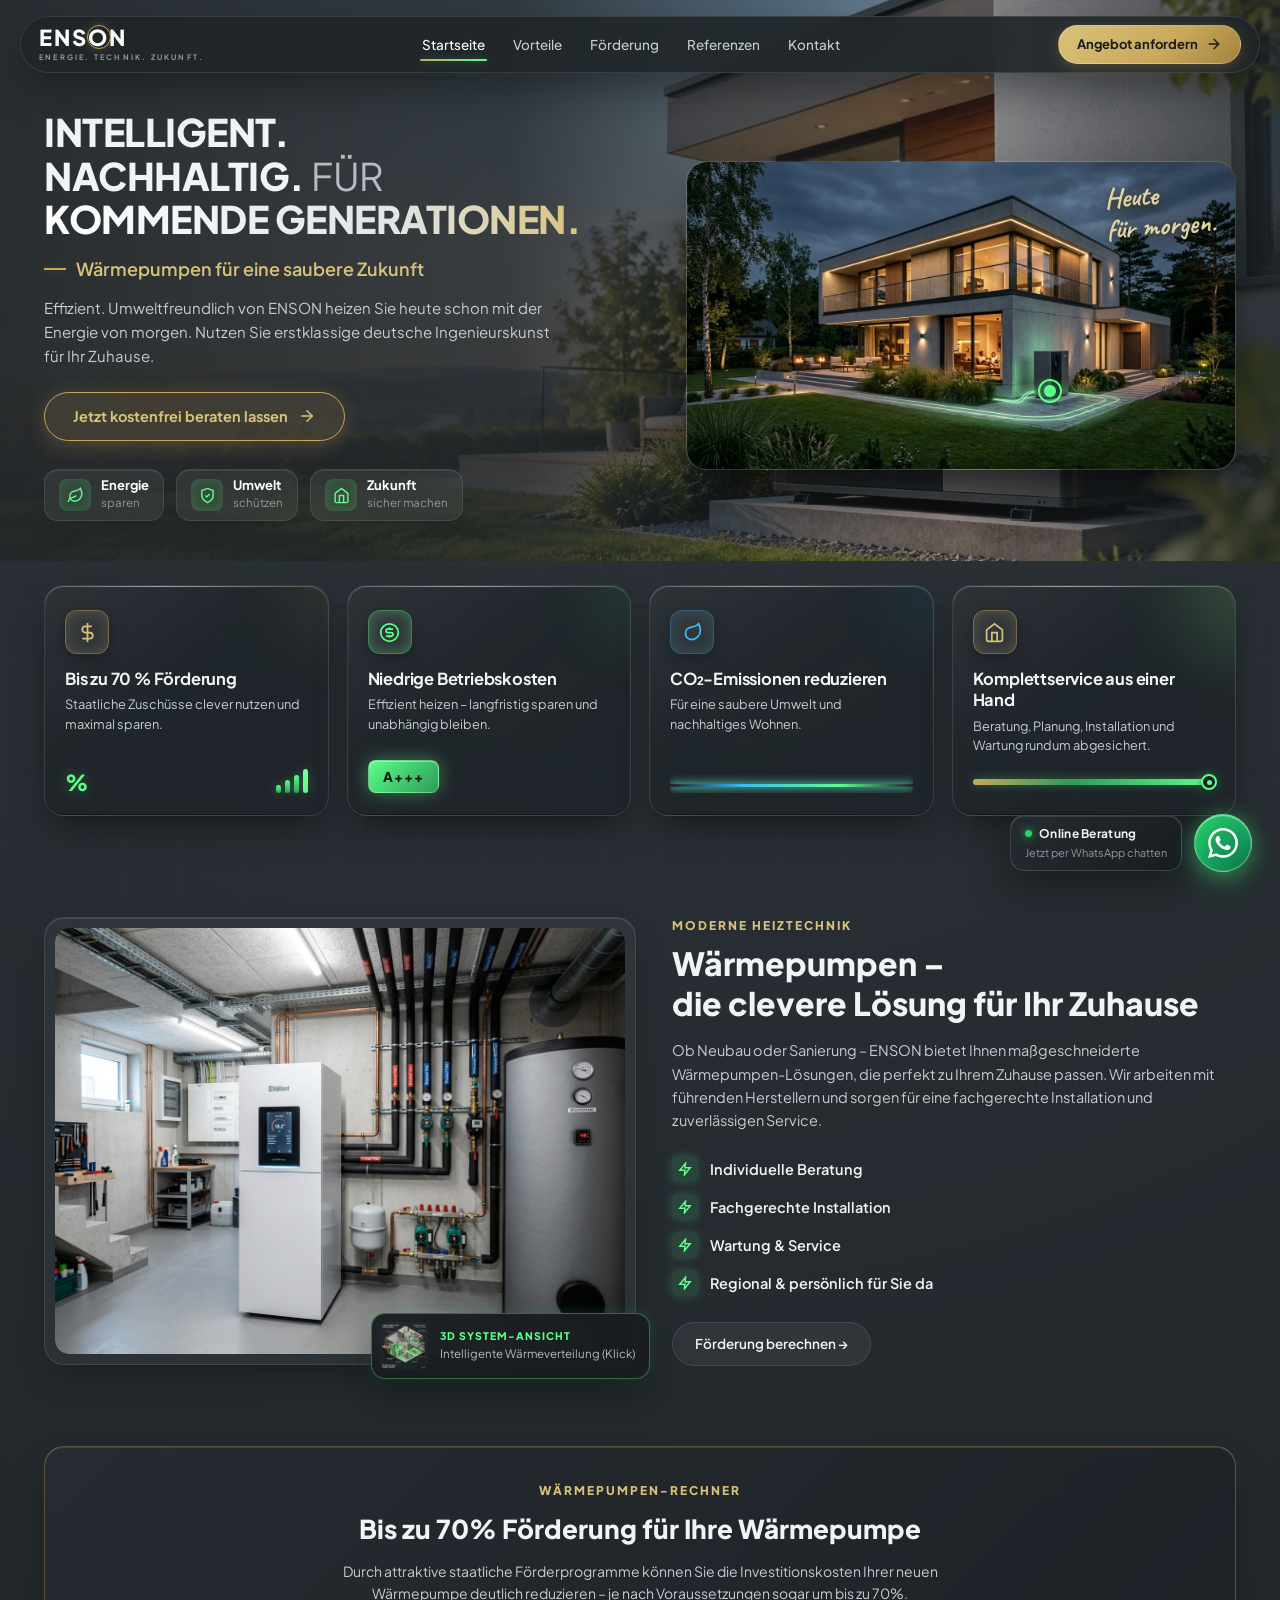
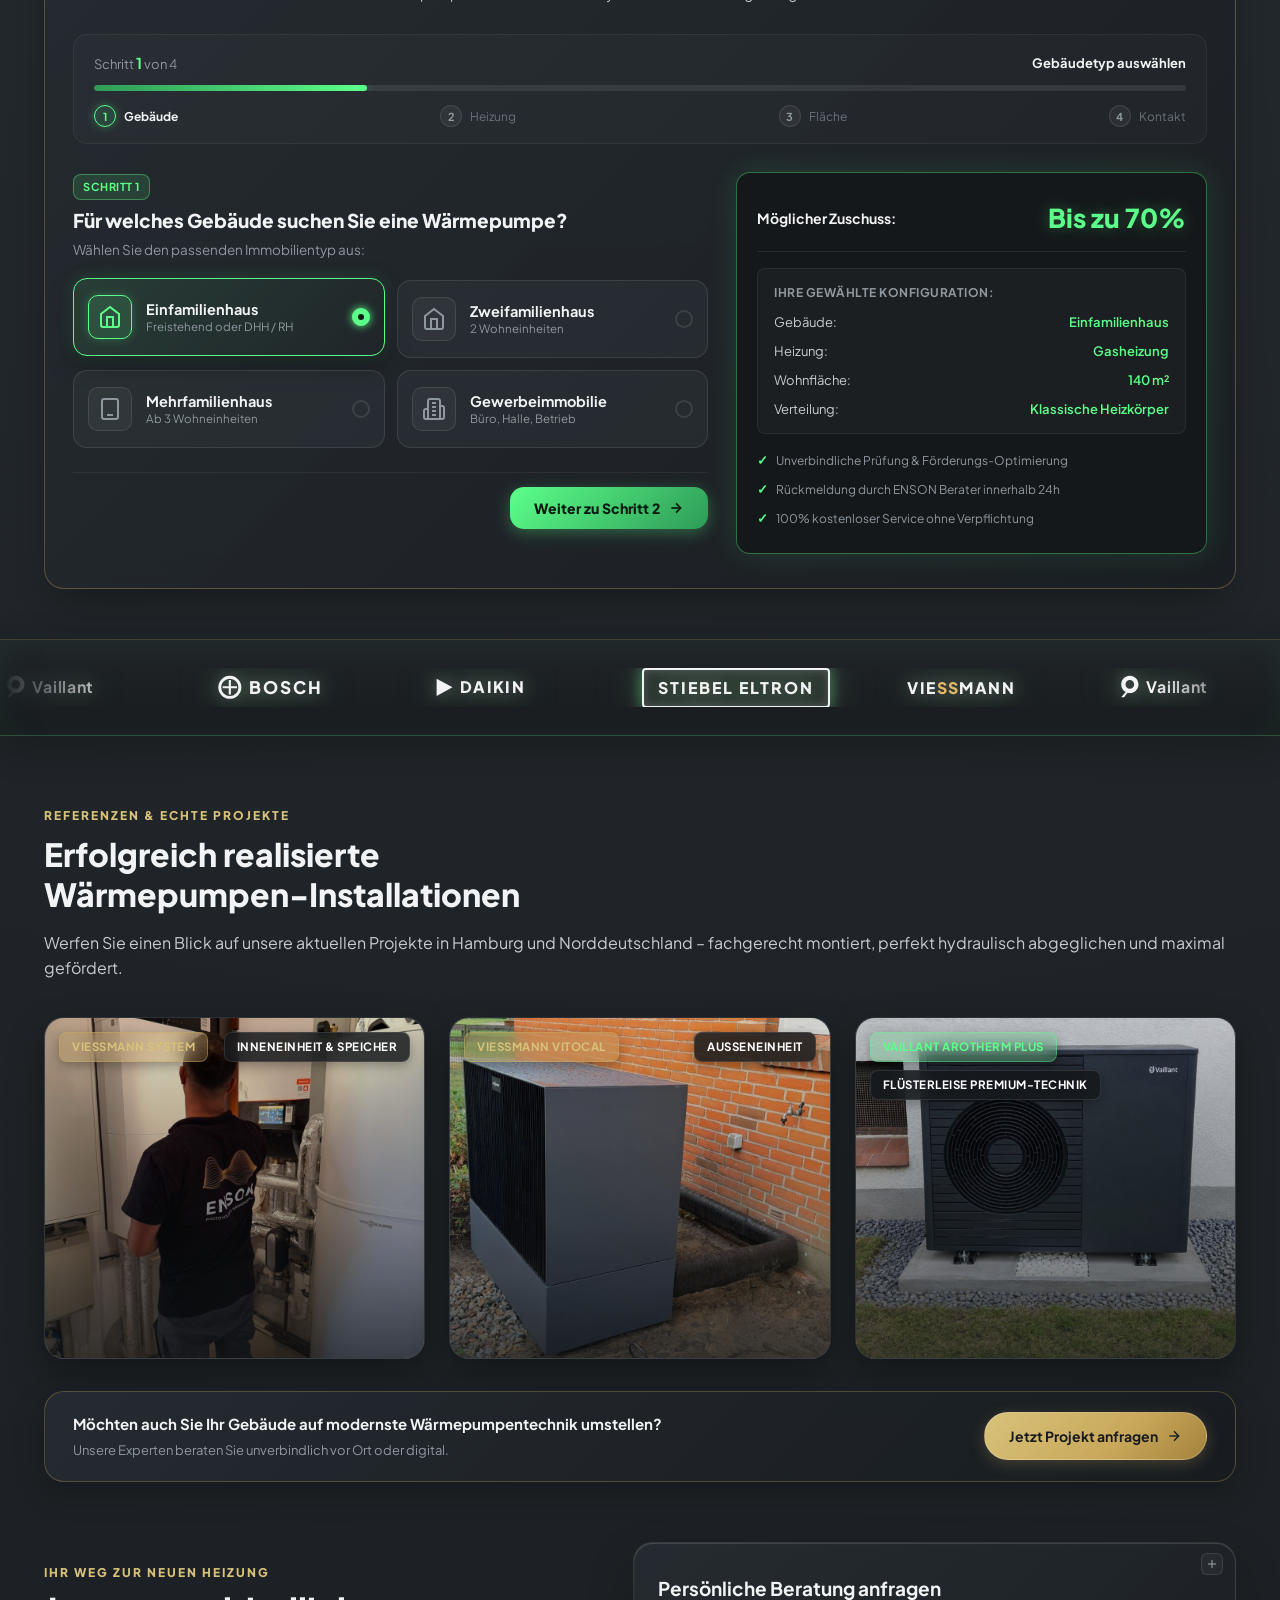
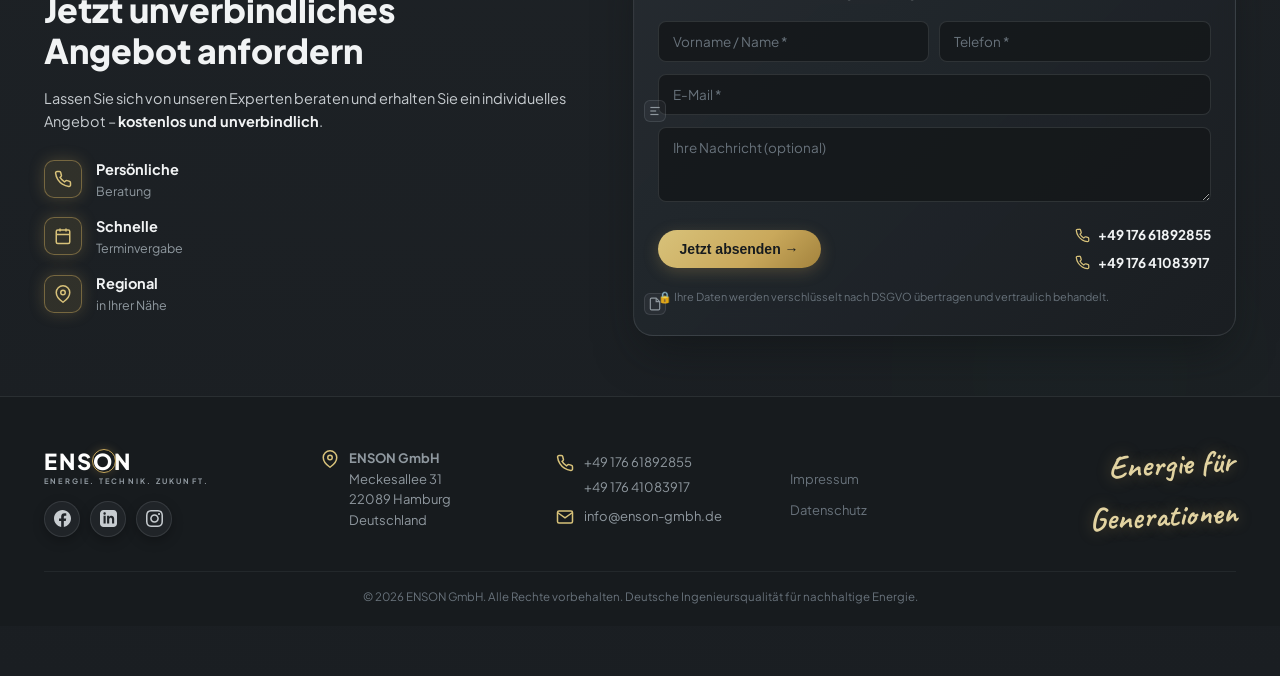
<file: index.html>
<!DOCTYPE html>
<html lang="de">

<head>
  <meta charset="UTF-8">
  <meta name="viewport" content="width=device-width, initial-scale=1.0, maximum-scale=5.0">
  <title>ENSON | Intelligente Wärmepumpen & Nachhaltige Energielösungen</title>
  <meta name="description"
    content="ENSON - Ihr Experte für moderne Wärmepumpen in Deutschland. Bis zu 70% staatliche Förderung, niedrigste Betriebskosten und Komplettservice aus einer Hand.">
  <meta name="referrer" content="strict-origin-when-cross-origin">

  <!-- Google Fonts: Plus Jakarta Sans & Caveat -->
  <link rel="preconnect" href="https://fonts.googleapis.com">
  <link rel="preconnect" href="https://fonts.gstatic.com" crossorigin>
  <link
    href="https://fonts.googleapis.com/css2?family=Caveat:wght@600;700&family=Plus+Jakarta+Sans:ital,wght@0,300;0,400;0,500;0,600;0,700;0,800;1,400&display=swap"
    rel="stylesheet">

  <link rel="stylesheet" href="style.css">
</head>

<body>

  <!-- Background Ambient Glows & Grid Layer -->
  <div class="ambient-glow glow-top-left"></div>
  <div class="ambient-glow glow-hero-right"></div>
  <div class="ambient-glow glow-center-accent"></div>
  <div class="ambient-glow glow-bottom-right"></div>
  <div class="tech-grid-bg"></div>

  <!-- FLOATING GLASS NAVBAR -->
  <header class="navbar-wrapper">
    <nav class="navbar glass-card">
      <a href="#hero" class="brand-logo" aria-label="ENSON Homepage">
        <div class="logo-mark">
          <span class="brand-name">ENS<span class="brand-o">O</span>N</span>
          <span class="brand-sub">ENERGIE. TECHNIK. ZUKUNFT.</span>
        </div>
      </a>

      <div class="nav-menu" id="navMenu">
        <a href="#hero" class="nav-link active">Startseite</a>
        <a href="#benefits" class="nav-link">Vorteile</a>
        <a href="#calculator" class="nav-link">Förderung</a>
        <a href="#projects" class="nav-link">Referenzen</a>
        <a href="#contact" class="nav-link">Kontakt</a>
      </div>

      <div class="nav-actions">
        <a href="#calculator" class="btn-quote">
          <span>Angebot anfordern</span>
          <svg class="btn-arrow" width="16" height="16" viewBox="0 0 24 24" fill="none" stroke="currentColor"
            stroke-width="2" stroke-linecap="round" stroke-linejoin="round">
            <line x1="5" y1="12" x2="19" y2="12"></line>
            <polyline points="12 5 19 12 12 19"></polyline>
          </svg>
        </a>
        <button class="mobile-toggle" id="mobileToggle" aria-label="Menü öffnen">
          <span></span>
          <span></span>
          <span></span>
        </button>
      </div>
    </nav>
  </header>

  <!-- HERO SECTION -->
  <section class="hero-section" id="hero">
    <div class="container">
      <div class="hero-container">

        <!-- HERO LEFT CONTENT -->
        <div class="hero-left">
          <h1 class="hero-headline">
            INTELLIGENT.<br>
            NACHHALTIG. <span class="hero-hl-sub">FÜR</span><br>
            <span class="gradient-text">KOMMENDE GENERATIONEN.</span>
          </h1>

          <div class="hero-subline-gold">
            Wärmepumpen für eine saubere Zukunft
          </div>

          <p class="hero-description">
            Effizient. Umweltfreundlich von ENSON heizen Sie heute schon mit der Energie von morgen. Nutzen Sie
            erstklassige deutsche Ingenieurskunst für Ihr Zuhause.
          </p>

          <div class="hero-cta-group">
            <a href="#contact" class="btn-hero-glass">
              <span>Jetzt kostenfrei beraten lassen</span>
              <svg width="18" height="18" viewBox="0 0 24 24" fill="none" stroke="currentColor" stroke-width="2"
                stroke-linecap="round" stroke-linejoin="round">
                <line x1="5" y1="12" x2="19" y2="12"></line>
                <polyline points="12 5 19 12 12 19"></polyline>
              </svg>
            </a>
          </div>

          <!-- 3 COMPACT BENEFIT BADGES -->
          <div class="hero-benefit-pills">
            <div class="benefit-pill glass-card">
              <div class="pill-icon neon-leaf">
                <svg viewBox="0 0 24 24" fill="none" stroke="currentColor" stroke-width="2">
                  <path d="M11 20A7 7 0 0 1 9.8 6.1C15.5 5 17 4.48 19 2c1 2 2 4.18 2 8 0 5.5-4.78 10-10 10Z" />
                  <path d="M2 21c0-3 1.85-5.36 5.08-6C9.5 14.52 12 13 13 12" />
                </svg>
              </div>
              <div class="pill-text">
                <span class="pill-title">Energie</span>
                <span class="pill-sub">sparen</span>
              </div>
            </div>

            <div class="benefit-pill glass-card">
              <div class="pill-icon neon-protect">
                <svg viewBox="0 0 24 24" fill="none" stroke="currentColor" stroke-width="2">
                  <path d="M12 22s8-4 8-10V5l-8-3-8 3v7c0 6 8 10 8 10z" />
                  <path d="m9 12 2 2 4-4" />
                </svg>
              </div>
              <div class="pill-text">
                <span class="pill-title">Umwelt</span>
                <span class="pill-sub">schützen</span>
              </div>
            </div>

            <div class="benefit-pill glass-card">
              <div class="pill-icon neon-shield">
                <svg viewBox="0 0 24 24" fill="none" stroke="currentColor" stroke-width="2">
                  <path d="M3 9l9-7 9 7v11a2 2 0 0 1-2 2H5a2 2 0 0 1-2-2z" />
                  <polyline points="9 22 9 12 15 12 15 22" />
                </svg>
              </div>
              <div class="pill-text">
                <span class="pill-title">Zukunft</span>
                <span class="pill-sub">sicher machen</span>
              </div>
            </div>
          </div>

        </div>

        <!-- HERO RIGHT VISUAL -->
        <div class="hero-right">
          <div class="hero-image-wrapper">
            <img src="assets/images/hero-house.webp" alt="Modernes deutsches Haus mit ENSON Wärmepumpe"
              class="hero-main-img" fetchpriority="high">

            <!-- Animated Energy Flow Lines Canvas -->
            <canvas id="energyCanvas" class="energy-flow-canvas"></canvas>

            <!-- Handwritten Script Badge in Gold -->
            <div class="hero-handwritten-tag">
              <span>Heute<br>für morgen.</span>
            </div>

            <!-- Heat Pump Floating Pulse Point -->
            <div class="pulse-marker hp-marker" title="ENSON Wärmepumpen Außeneinheit">
              <div class="pulse-ring"></div>
              <div class="pulse-dot"></div>
              <div class="marker-card glass-card">
                <span class="marker-brand">Vaillant / ENSON</span>
                <span class="marker-status">● Hocheffizienter Betrieb</span>
              </div>
            </div>

          </div>
        </div>

      </div>
    </div>
  </section>

  <!-- 4 FLOATING BENEFIT CARDS -->
  <section class="benefits-section" id="benefits">
    <div class="container">
      <div class="benefit-cards-grid">

        <!-- CARD 1: FÖRDERUNG -->
        <div class="benefit-card glass-card">
          <div class="card-icon-wrap">
            <div class="neon-icon gold-glow">
              <svg viewBox="0 0 24 24" fill="none" stroke="currentColor" stroke-width="2">
                <line x1="12" y1="1" x2="12" y2="23"></line>
                <path d="M17 5H9.5a3.5 3.5 0 0 0 0 7h5a3.5 3.5 0 0 1 0 7H6"></path>
              </svg>
            </div>
          </div>
          <h3 class="card-title">Bis zu 70 % Förderung</h3>
          <p class="card-desc">Staatliche Zuschüsse clever nutzen und maximal sparen.</p>

          <div class="card-visual-element subsidy-element">
            <div class="percent-badge-gold">%</div>
            <div class="mini-bar-chart" title="Volle Förderstufe">
              <span class="bar b1 active"></span>
              <span class="bar b2 active"></span>
              <span class="bar b3 active"></span>
              <span class="bar b4 active"></span>
            </div>
          </div>
        </div>

        <!-- CARD 2: BETRIEBSKOSTEN -->
        <div class="benefit-card glass-card">
          <div class="card-icon-wrap">
            <div class="neon-icon green-glow">
              <svg viewBox="0 0 24 24" fill="none" stroke="currentColor" stroke-width="2">
                <circle cx="12" cy="12" r="10"></circle>
                <path d="M16 8h-6a2 2 0 1 0 0 4h4a2 2 0 1 1 0 4H8"></path>
                <line x1="12" y1="6" x2="12" y2="8"></line>
                <line x1="12" y1="16" x2="12" y2="18"></line>
              </svg>
            </div>
          </div>
          <h3 class="card-title">Niedrige Betriebskosten</h3>
          <p class="card-desc">Effizient heizen – langfristig sparen und unabhängig bleiben.</p>

          <div class="card-visual-element">
            <div class="efficiency-badge-green">
              <span>A+++</span>
            </div>
          </div>
        </div>

        <!-- CARD 3: CO2 REDUKTION -->
        <div class="benefit-card glass-card">
          <div class="card-icon-wrap">
            <div class="neon-icon wave-glow">
              <svg viewBox="0 0 24 24" fill="none" stroke="currentColor" stroke-width="2">
                <path d="M11 20A7 7 0 0 1 9.8 6.1C15.5 5 17 4.48 19 2c1 2 2 4.18 2 8 0 5.5-4.78 10-10 10Z"></path>
              </svg>
            </div>
          </div>
          <h3 class="card-title">CO₂-Emissionen reduzieren</h3>
          <p class="card-desc">Für eine saubere Umwelt und nachhaltiges Wohnen.</p>

          <div class="card-visual-element wave-container">
            <div class="energy-glow-wave"></div>
          </div>
        </div>

        <!-- CARD 4: KOMPLETTSERVICE -->
        <div class="benefit-card glass-card">
          <div class="card-icon-wrap">
            <div class="neon-icon house-glow">
              <svg viewBox="0 0 24 24" fill="none" stroke="currentColor" stroke-width="2">
                <path d="m3 9 9-7 9 7v11a2 2 0 0 1-2 2H5a2 2 0 0 1-2-2z"></path>
                <polyline points="9 22 9 12 15 12 15 22"></polyline>
              </svg>
            </div>
          </div>
          <h3 class="card-title">Komplettservice aus einer Hand</h3>
          <p class="card-desc">Beratung, Planung, Installation und Wartung rundum abgesichert.</p>

          <div class="card-visual-element service-element">
            <div class="progress-bar-slider">
              <div class="slider-fill"></div>
              <div class="slider-thumb-ring">
                <span class="slider-thumb-center"></span>
              </div>
            </div>
          </div>
        </div>

      </div>
    </div>
  </section>

  <!-- PRODUCT & SOLUTIONS SECTION ("MODERNE HEIZTECHNIK") -->
  <section class="solutions-section" id="solutions">
    <div class="container">
      <div class="solutions-grid">

        <!-- LEFT: INDOOR INSTALLATION & 3D CUTAWAY VISUAL -->
        <div class="solutions-left">
          <div class="indoor-visual-card glass-card">
            <div class="image-frame-indoor">
              <img src="assets/images/indoor-room.jpg" alt="Fachgerechte Wärmepumpen Inneninstallation"
                class="indoor-main-img" loading="lazy">
            </div>

            <!-- Floating 3D House Cutaway Badge -->
            <div class="cutaway-floating-badge glass-card" id="cutawayTrigger">
              <img src="assets/images/house-3d-model.jpg" alt="3D Smart Heating Visualisierung" class="cutaway-thumb" loading="lazy">
              <div class="cutaway-info">
                <span class="badge-tag">3D SYSTEM-ANSICHT</span>
                <span class="badge-sub">Intelligente Wärmeverteilung (Klick)</span>
              </div>
            </div>
          </div>
        </div>

        <!-- RIGHT: HEADING & BULLET FEATURES -->
        <div class="solutions-right">
          <span class="section-eyebrow-gold">MODERNE HEIZTECHNIK</span>
          <h2 class="section-heading">
            Wärmepumpen –<br>
            die clevere Lösung für Ihr Zuhause
          </h2>

          <p class="solutions-lead-text">
            Ob Neubau oder Sanierung – ENSON bietet Ihnen maßgeschneiderte Wärmepumpen-Lösungen, die perfekt zu Ihrem
            Zuhause passen. Wir arbeiten mit führenden Herstellern und sorgen für eine fachgerechte Installation und
            zuverlässigen Service.
          </p>

          <div class="service-features-list">
            <div class="feature-item">
              <div class="feature-icon-bolt">
                <svg viewBox="0 0 24 24" fill="none" stroke="currentColor" stroke-width="2.5">
                  <polygon points="13 2 3 14 12 14 11 22 21 10 12 10 13 2"></polygon>
                </svg>
              </div>
              <span class="feature-label">Individuelle Beratung</span>
            </div>

            <div class="feature-item">
              <div class="feature-icon-bolt">
                <svg viewBox="0 0 24 24" fill="none" stroke="currentColor" stroke-width="2.5">
                  <polygon points="13 2 3 14 12 14 11 22 21 10 12 10 13 2"></polygon>
                </svg>
              </div>
              <span class="feature-label">Fachgerechte Installation</span>
            </div>

            <div class="feature-item">
              <div class="feature-icon-bolt">
                <svg viewBox="0 0 24 24" fill="none" stroke="currentColor" stroke-width="2.5">
                  <polygon points="13 2 3 14 12 14 11 22 21 10 12 10 13 2"></polygon>
                </svg>
              </div>
              <span class="feature-label">Wartung & Service</span>
            </div>

            <div class="feature-item">
              <div class="feature-icon-bolt">
                <svg viewBox="0 0 24 24" fill="none" stroke="currentColor" stroke-width="2.5">
                  <polygon points="13 2 3 14 12 14 11 22 21 10 12 10 13 2"></polygon>
                </svg>
              </div>
              <span class="feature-label">Regional & persönlich für Sie da</span>
            </div>
          </div>

          <div class="solutions-cta-box">
            <a href="#calculator" class="btn-secondary-glass">
              <span>Förderung berechnen →</span>
            </a>
          </div>

        </div>

      </div>
    </div>
  </section>

  <!-- INTERACTIVE SUBSIDY CALCULATOR & MULTI-STEP INQUIRY (FÖRDERUNGSRECHNER 2026) -->
  <section class="calculator-section" id="calculator">
    <div class="container">
      <div class="calc-card glass-card">

        <!-- Header -->
        <div class="calc-header">
          <span class="section-eyebrow-gold">Wärmepumpen-Rechner</span>
          <h2 class="calc-title">Bis zu 70% Förderung für Ihre Wärmepumpe</h2>
          <p class="calc-desc">Durch attraktive staatliche Förderprogramme können Sie die Investitionskosten Ihrer neuen
            Wärmepumpe deutlich reduzieren – je nach Voraussetzungen sogar um bis zu 70%.</p>
        </div>

        <!-- Wizard Progress Bar -->
        <div class="calc-wizard-progress">
          <div class="wizard-progress-header">
            <span class="wizard-step-counter">Schritt <strong id="currentStepNum">1</strong> von 4</span>
            <span class="wizard-step-hint" id="stepTitleHint">Gebäudetyp auswählen</span>
          </div>
          <div class="wizard-progress-track">
            <div class="wizard-progress-fill" id="wizardProgressFill" style="width: 25%;"></div>
          </div>
          <div class="wizard-steps-indicators">
            <div class="step-dot-item active" data-step-target="1">
              <span class="step-dot-num">1</span>
              <span class="step-dot-label">Gebäude</span>
            </div>
            <div class="step-dot-item" data-step-target="2">
              <span class="step-dot-num">2</span>
              <span class="step-dot-label">Heizung</span>
            </div>
            <div class="step-dot-item" data-step-target="3">
              <span class="step-dot-num">3</span>
              <span class="step-dot-label">Fläche</span>
            </div>
            <div class="step-dot-item" data-step-target="4">
              <span class="step-dot-num">4</span>
              <span class="step-dot-label">Kontakt</span>
            </div>
          </div>
        </div>

        <form class="calc-interactive-grid" id="subsidyInquiryForm" novalidate>
          <div class="calc-inputs">

            <!-- STEP 1: Gebäudeart -->
            <div class="calc-step active" data-step="1">
              <div class="calc-step-header">
                <span class="step-tag">Schritt 1</span>
                <h3 class="calc-step-title">Für welches Gebäude suchen Sie eine Wärmepumpe?</h3>
                <p class="calc-step-desc">Wählen Sie den passenden Immobilientyp aus:</p>
              </div>

              <div class="calc-options-grid" id="calcBuildingType">
                <button type="button" class="calc-choice-card active" data-val="Einfamilienhaus">
                  <div class="choice-icon">
                    <svg width="24" height="24" viewBox="0 0 24 24" fill="none" stroke="currentColor" stroke-width="2">
                      <path d="m3 9 9-7 9 7v11a2 2 0 0 1-2 2H5a2 2 0 0 1-2-2z"></path>
                      <polyline points="9 22 9 12 15 12 15 22"></polyline>
                    </svg>
                  </div>
                  <div class="choice-info">
                    <span class="choice-title">Einfamilienhaus</span>
                    <span class="choice-sub">Freistehend oder DHH / RH</span>
                  </div>
                  <div class="choice-radio"></div>
                </button>

                <button type="button" class="calc-choice-card" data-val="Zweifamilienhaus">
                  <div class="choice-icon">
                    <svg width="24" height="24" viewBox="0 0 24 24" fill="none" stroke="currentColor" stroke-width="2">
                      <path d="M3 9l9-7 9 7v11a2 2 0 0 1-2 2H5a2 2 0 0 1-2-2z"></path>
                      <path d="M9 22V12h6v10"></path>
                      <path d="M9 12h6"></path>
                    </svg>
                  </div>
                  <div class="choice-info">
                    <span class="choice-title">Zweifamilienhaus</span>
                    <span class="choice-sub">2 Wohneinheiten</span>
                  </div>
                  <div class="choice-radio"></div>
                </button>

                <button type="button" class="calc-choice-card" data-val="Mehrfamilienhaus">
                  <div class="choice-icon">
                    <svg width="24" height="24" viewBox="0 0 24 24" fill="none" stroke="currentColor" stroke-width="2">
                      <rect x="4" y="2" width="16" height="20" rx="2" ry="2"></rect>
                      <line x1="9" y1="6" x2="9" y2="6.01"></line>
                      <line x1="15" y1="6" x2="15" y2="6.01"></line>
                      <line x1="9" y1="10" x2="9" y2="10.01"></line>
                      <line x1="15" y1="10" x2="15" y2="10.01"></line>
                      <line x1="9" y1="14" x2="9" y2="14.01"></line>
                      <line x1="15" y1="14" x2="15" y2="14.01"></line>
                      <line x1="9" y1="18" x2="15" y2="18"></line>
                    </svg>
                  </div>
                  <div class="choice-info">
                    <span class="choice-title">Mehrfamilienhaus</span>
                    <span class="choice-sub">Ab 3 Wohneinheiten</span>
                  </div>
                  <div class="choice-radio"></div>
                </button>

                <button type="button" class="calc-choice-card" data-val="Gewerbeimmobilie">
                  <div class="choice-icon">
                    <svg width="24" height="24" viewBox="0 0 24 24" fill="none" stroke="currentColor" stroke-width="2">
                      <path d="M6 22V4a2 2 0 0 1 2-2h8a2 2 0 0 1 2 2v18Z"></path>
                      <path d="M6 12H4a2 2 0 0 0-2 2v6a2 2 0 0 0 2 2h2"></path>
                      <path d="M18 9h2a2 2 0 0 1 2 2v9a2 2 0 0 1-2 2h-2"></path>
                      <path d="M10 6h4"></path>
                      <path d="M10 10h4"></path>
                      <path d="M10 14h4"></path>
                      <path d="M10 18h4"></path>
                    </svg>
                  </div>
                  <div class="choice-info">
                    <span class="choice-title">Gewerbeimmobilie</span>
                    <span class="choice-sub">Büro, Halle, Betrieb</span>
                  </div>
                  <div class="choice-radio"></div>
                </button>
              </div>

              <div class="wizard-nav-buttons single-next">
                <button type="button" class="wizard-btn-next" data-next-step="2">
                  <span>Weiter zu Schritt 2</span>
                  <svg width="16" height="16" viewBox="0 0 24 24" fill="none" stroke="currentColor" stroke-width="2.5">
                    <line x1="5" y1="12" x2="19" y2="12"></line>
                    <polyline points="12 5 19 12 12 19"></polyline>
                  </svg>
                </button>
              </div>
            </div>

            <!-- STEP 2: Aktuelle Heizung -->
            <div class="calc-step" data-step="2">
              <div class="calc-step-header">
                <span class="step-tag">Schritt 2</span>
                <h3 class="calc-step-title">Womit heizen Sie aktuell?</h3>
                <p class="calc-step-desc">Wählen Sie Ihr bestehendes Heizsystem:</p>
              </div>

              <div class="calc-options-grid" id="calcCurrentHeating">
                <button type="button" class="calc-choice-card active" data-val="Gasheizung">
                  <div class="choice-icon">
                    <svg width="24" height="24" viewBox="0 0 24 24" fill="none" stroke="currentColor" stroke-width="2">
                      <path
                        d="M8.5 14.5A2.5 2.5 0 0 0 11 12c0-1.38-.5-2-1-3-1.072-2.143-.224-4.054 2-6 .5 2.5 2 4.9 4 6.5 2 1.6 3 3.5 3 5.5a7 7 0 1 1-14 0c0-1.153.433-2.294 1-3a2.5 2.5 0 0 0 2.5 2.5z">
                      </path>
                    </svg>
                  </div>
                  <div class="choice-info">
                    <span class="choice-title">Gasheizung</span>
                    <span class="choice-sub">Erdgas / Flüssiggas</span>
                  </div>
                  <div class="choice-radio"></div>
                </button>

                <button type="button" class="calc-choice-card" data-val="Ölheizung">
                  <div class="choice-icon">
                    <svg width="24" height="24" viewBox="0 0 24 24" fill="none" stroke="currentColor" stroke-width="2">
                      <path d="M12 2.69l5.66 5.66a8 8 0 1 1-11.31 0z"></path>
                    </svg>
                  </div>
                  <div class="choice-info">
                    <span class="choice-title">Ölheizung</span>
                    <span class="choice-sub">Heizölkessel</span>
                  </div>
                  <div class="choice-radio"></div>
                </button>

                <button type="button" class="calc-choice-card" data-val="Strom / Nachtspeicher">
                  <div class="choice-icon">
                    <svg width="24" height="24" viewBox="0 0 24 24" fill="none" stroke="currentColor" stroke-width="2">
                      <polygon points="13 2 3 14 12 14 11 22 21 10 12 10 13 2"></polygon>
                    </svg>
                  </div>
                  <div class="choice-info">
                    <span class="choice-title">Strom / Nachtspeicher</span>
                    <span class="choice-sub">Elektroheizung</span>
                  </div>
                  <div class="choice-radio"></div>
                </button>

                <button type="button" class="calc-choice-card" data-val="Pellet / Sonstige">
                  <div class="choice-icon">
                    <svg width="24" height="24" viewBox="0 0 24 24" fill="none" stroke="currentColor" stroke-width="2">
                      <path d="M12 2v8"></path>
                      <path d="m4.93 10.93 1.41 1.41"></path>
                      <path d="M2 18h2"></path>
                      <path d="M20 18h2"></path>
                      <path d="m19.07 10.93-1.41 1.41"></path>
                      <path d="M22 22H2"></path>
                      <path d="m8 22 4-10 4 10"></path>
                    </svg>
                  </div>
                  <div class="choice-info">
                    <span class="choice-title">Pellet / Sonstige</span>
                    <span class="choice-sub">Holz, Kohle oder Fernwärme</span>
                  </div>
                  <div class="choice-radio"></div>
                </button>
              </div>

              <div class="wizard-nav-buttons">
                <button type="button" class="wizard-btn-prev" data-prev-step="1">
                  <svg width="16" height="16" viewBox="0 0 24 24" fill="none" stroke="currentColor" stroke-width="2.5">
                    <line x1="19" y1="12" x2="5" y2="12"></line>
                    <polyline points="12 19 5 12 12 5"></polyline>
                  </svg>
                  <span>Zurück</span>
                </button>
                <button type="button" class="wizard-btn-next" data-next-step="3">
                  <span>Weiter zu Schritt 3</span>
                  <svg width="16" height="16" viewBox="0 0 24 24" fill="none" stroke="currentColor" stroke-width="2.5">
                    <line x1="5" y1="12" x2="19" y2="12"></line>
                    <polyline points="12 5 19 12 12 19"></polyline>
                  </svg>
                </button>
              </div>
            </div>

            <!-- STEP 3: Wohnfläche & Wärmeverteilung -->
            <div class="calc-step" data-step="3">
              <div class="calc-step-header">
                <span class="step-tag">Schritt 3</span>
                <h3 class="calc-step-title">Wie groß ist Ihre zu beheizende Wohnfläche?</h3>
                <p class="calc-step-desc">Geben Sie die Fläche an und wählen Sie das Wärmeverteilungssystem:</p>
              </div>

              <!-- Slider Container -->
              <div class="range-wrap wizard-range-wrap">
                <div class="range-header-info">
                  <span class="range-sub-label">Wohnfläche (ca.):</span>
                  <strong class="range-val-badge" id="areaDisplay">140 m²</strong>
                </div>
                <input type="range" id="areaRange" min="50" max="400" step="10" value="140">
                <div class="range-display">
                  <span>50 m²</span>
                  <span>200 m²</span>
                  <span>400 m²</span>
                </div>
              </div>

              <!-- Distribution Options -->
              <div class="calc-sub-group">
                <label class="calc-label-sub">Wärmeverteilung im Gebäude:</label>
                <div class="calc-options-grid two-col" id="calcHeatDistribution">
                  <button type="button" class="calc-choice-card active" data-val="Klassische Heizkörper">
                    <div class="choice-icon">
                      <svg width="24" height="24" viewBox="0 0 24 24" fill="none" stroke="currentColor"
                        stroke-width="2">
                        <rect x="3" y="4" width="18" height="16" rx="2"></rect>
                        <line x1="7" y1="4" x2="7" y2="20"></line>
                        <line x1="12" y1="4" x2="12" y2="20"></line>
                        <line x1="17" y1="4" x2="17" y2="20"></line>
                      </svg>
                    </div>
                    <div class="choice-info">
                      <span class="choice-title">Klassische Heizkörper</span>
                      <span class="choice-sub">Standard Radiatoren</span>
                    </div>
                    <div class="choice-radio"></div>
                  </button>

                  <button type="button" class="calc-choice-card" data-val="Fußbodenheizung">
                    <div class="choice-icon">
                      <svg width="24" height="24" viewBox="0 0 24 24" fill="none" stroke="currentColor"
                        stroke-width="2">
                        <path d="M2 12h4c1.1 0 2 .9 2 2v2c0 1.1.9 2 2 2h4c1.1 0 2-.9 2-2v-2c0-1.1.9-2 2-2h4"></path>
                        <path d="M2 6h4c1.1 0 2 .9 2 2v2c0 1.1.9 2 2 2h4c1.1 0 2-.9 2-2V8c0-1.1.9-2 2-2h4"></path>
                      </svg>
                    </div>
                    <div class="choice-info">
                      <span class="choice-title">Fußbodenheizung</span>
                      <span class="choice-sub">Flächenheizung</span>
                    </div>
                    <div class="choice-radio"></div>
                  </button>
                </div>
              </div>

              <div class="wizard-nav-buttons">
                <button type="button" class="wizard-btn-prev" data-prev-step="2">
                  <svg width="16" height="16" viewBox="0 0 24 24" fill="none" stroke="currentColor" stroke-width="2.5">
                    <line x1="19" y1="12" x2="5" y2="12"></line>
                    <polyline points="12 19 5 12 12 5"></polyline>
                  </svg>
                  <span>Zurück</span>
                </button>
                <button type="button" class="wizard-btn-next" data-next-step="4">
                  <span>Weiter zum letzten Schritt</span>
                  <svg width="16" height="16" viewBox="0 0 24 24" fill="none" stroke="currentColor" stroke-width="2.5">
                    <line x1="5" y1="12" x2="19" y2="12"></line>
                    <polyline points="12 5 19 12 12 19"></polyline>
                  </svg>
                </button>
              </div>
            </div>

            <!-- STEP 4: Kontaktdaten -->
            <div class="calc-step" data-step="4">
              <div class="calc-step-header">
                <span class="step-tag success">Letzter Schritt</span>
                <h3 class="calc-step-title">Wohin dürfen wir Ihre kostenlose Auswertung senden?</h3>
                <p class="calc-step-desc">Ein ENSON Energieberater prüft Ihre Angaben und meldet sich innerhalb von 24h:
                </p>
              </div>

              <div class="calc-fields-grid">
                <div class="calc-field">
                  <label class="field-label">Vor- und Nachname *</label>
                  <input type="text" id="calcUserName" class="calc-input" placeholder="z. B. Max Mustermann" autocomplete="name" required>
                </div>
                <div class="calc-field">
                  <label class="field-label">Telefonnummer (für Rückfragen) *</label>
                  <input type="tel" id="calcUserPhone" class="calc-input" placeholder="z. B. +49 176 12345678" autocomplete="tel" required>
                </div>
                <div class="calc-field full-width">
                  <label class="field-label">E-Mail-Adresse *</label>
                  <input type="email" id="calcUserEmail" class="calc-input" placeholder="z. B. name@beispiel.de" autocomplete="email"
                    required>
                </div>
                <div class="calc-field full-width">
                  <label class="field-label">Ihre Nachricht / Besonderheiten (optional)</label>
                  <textarea id="calcUserMsg" class="calc-textarea" rows="2"
                    placeholder="z. B. Gewünschter Installationstermin, Baujahr des Hauses..."></textarea>
                </div>
              </div>

              <div class="wizard-nav-buttons">
                <button type="button" class="wizard-btn-prev" data-prev-step="3">
                  <svg width="16" height="16" viewBox="0 0 24 24" fill="none" stroke="currentColor" stroke-width="2.5">
                    <line x1="19" y1="12" x2="5" y2="12"></line>
                    <polyline points="12 19 5 12 12 5"></polyline>
                  </svg>
                  <span>Zurück</span>
                </button>
                <button type="submit" class="btn-calc-cta" id="calcSubmitBtn">
                  <span>Kostenlose Berechnung anfordern</span>
                  <svg width="16" height="16" viewBox="0 0 24 24" fill="none" stroke="currentColor" stroke-width="2.5">
                    <polyline points="20 6 9 17 4 12"></polyline>
                  </svg>
                </button>
              </div>
            </div>

          </div>

          <!-- SUMMARY PREVIEW SIDEBAR -->
          <div class="calc-results glass-card">
            <div class="result-rate">
              <div class="rate-left-col">
                <span class="rate-label">Möglicher Zuschuss:</span>
              </div>
              <span class="rate-number">Bis zu 70%</span>
            </div>

            <div class="result-summary-box">
              <div class="summary-box-title">Ihre gewählte Konfiguration:</div>
              <div class="summary-item">
                <span>Gebäude:</span>
                <strong id="sumBuilding">Einfamilienhaus</strong>
              </div>
              <div class="summary-item">
                <span>Heizung:</span>
                <strong id="sumHeating">Gasheizung</strong>
              </div>
              <div class="summary-item">
                <span>Wohnfläche:</span>
                <strong id="sumArea">140 m²</strong>
              </div>
              <div class="summary-item">
                <span>Verteilung:</span>
                <strong id="sumDistribution">Klassische Heizkörper</strong>
              </div>
            </div>

            <div class="calc-trust-bullets">
              <div class="trust-bullet-item">
                <span class="bullet-check">✓</span>
                <span>Unverbindliche Prüfung & Förderungs-Optimierung</span>
              </div>
              <div class="trust-bullet-item">
                <span class="bullet-check">✓</span>
                <span>Rückmeldung durch ENSON Berater innerhalb 24h</span>
              </div>
              <div class="trust-bullet-item">
                <span class="bullet-check">✓</span>
                <span>100% kostenloser Service ohne Verpflichtung</span>
              </div>
            </div>
          </div>
        </form>

      </div>
    </div>
  </section>

  <!-- BRAND TRUST STRIP (CONTINUOUS GLOWING PARTNER MARQUEE) -->
  <section class="trust-strip" id="trust">
    <div class="trust-marquee-wrapper">
      <div class="trust-marquee-track">

        <!-- LOGO SET 1 -->
        <div class="partner-logo-item">
          <svg class="partner-svg" viewBox="0 0 200 50" fill="currentColor">
            <path
              d="M22 8c-6.6 0-12 5.4-12 12 0 4.5 2.5 8.4 6.2 10.4L10 38h4l4.5-6.2c1.1.2 2.3.2 3.5.2 6.6 0 12-5.4 12-12S28.6 8 22 8zm0 18c-3.3 0-6-2.7-6-6s2.7-6 6-6 6 2.7 6 6-2.7 6-6 6z" />
            <text x="45" y="32" font-family="'Plus Jakarta Sans', sans-serif" font-weight="700" font-size="22"
              letter-spacing="1">Vaillant</text>
          </svg>
        </div>

        <div class="partner-logo-item">
          <svg class="partner-svg" viewBox="0 0 200 50" fill="currentColor">
            <circle cx="22" cy="24" r="14" fill="none" stroke="currentColor" stroke-width="4" />
            <path d="M12 24h20M22 14v20" stroke="currentColor" stroke-width="3" />
            <text x="48" y="33" font-family="'Plus Jakarta Sans', sans-serif" font-weight="800" font-size="24"
              letter-spacing="3">BOSCH</text>
          </svg>
        </div>

        <div class="partner-logo-item">
          <svg class="partner-svg" viewBox="0 0 200 50" fill="currentColor">
            <polygon points="12,12 34,24 12,36" fill="currentColor" />
            <text x="44" y="32" font-family="'Plus Jakarta Sans', sans-serif" font-weight="800" font-size="22"
              letter-spacing="2">DAIKIN</text>
          </svg>
        </div>

        <div class="partner-logo-item">
          <div class="stiebel-box">
            <span class="stiebel-text">STIEBEL ELTRON</span>
          </div>
        </div>

        <div class="partner-logo-item">
          <svg class="partner-svg" viewBox="0 0 200 50" fill="currentColor">
            <text x="10" y="33" font-family="'Plus Jakarta Sans', sans-serif" font-weight="900" font-size="22"
              letter-spacing="2">VIE<tspan fill="#e5b869">SS</tspan>MANN</text>
          </svg>
        </div>

        <!-- LOGO SET 2 (DUPLICATE FOR SEAMLESS INFINITE LOOP) -->
        <div class="partner-logo-item">
          <svg class="partner-svg" viewBox="0 0 200 50" fill="currentColor">
            <path
              d="M22 8c-6.6 0-12 5.4-12 12 0 4.5 2.5 8.4 6.2 10.4L10 38h4l4.5-6.2c1.1.2 2.3.2 3.5.2 6.6 0 12-5.4 12-12S28.6 8 22 8zm0 18c-3.3 0-6-2.7-6-6s2.7-6 6-6 6 2.7 6 6-2.7 6-6 6z" />
            <text x="45" y="32" font-family="'Plus Jakarta Sans', sans-serif" font-weight="700" font-size="22"
              letter-spacing="1">Vaillant</text>
          </svg>
        </div>

        <div class="partner-logo-item">
          <svg class="partner-svg" viewBox="0 0 200 50" fill="currentColor">
            <circle cx="22" cy="24" r="14" fill="none" stroke="currentColor" stroke-width="4" />
            <path d="M12 24h20M22 14v20" stroke="currentColor" stroke-width="3" />
            <text x="48" y="33" font-family="'Plus Jakarta Sans', sans-serif" font-weight="800" font-size="24"
              letter-spacing="3">BOSCH</text>
          </svg>
        </div>

        <div class="partner-logo-item">
          <svg class="partner-svg" viewBox="0 0 200 50" fill="currentColor">
            <polygon points="12,12 34,24 12,36" fill="currentColor" />
            <text x="44" y="32" font-family="'Plus Jakarta Sans', sans-serif" font-weight="800" font-size="22"
              letter-spacing="2">DAIKIN</text>
          </svg>
        </div>

        <div class="partner-logo-item">
          <div class="stiebel-box">
            <span class="stiebel-text">STIEBEL ELTRON</span>
          </div>
        </div>

        <div class="partner-logo-item">
          <svg class="partner-svg" viewBox="0 0 200 50" fill="currentColor">
            <text x="10" y="33" font-family="'Plus Jakarta Sans', sans-serif" font-weight="900" font-size="22"
              letter-spacing="2">VIE<tspan fill="#e5b869">SS</tspan>MANN</text>
          </svg>
        </div>

      </div>
    </div>
  </section>

  <!-- REALIZED PROJECTS & REFERENCES SECTION (ERFOLGREICHE PROJEKTE) -->
  <section class="projects-section" id="projects">
    <div class="container">

      <!-- Section Header -->
      <div class="section-header text-center">
        <span class="section-eyebrow-gold">REFERENZEN & ECHTE PROJEKTE</span>
        <h2 class="section-heading">
          Erfolgreich realisierte<br>
          <span class="text-gradient">Wärmepumpen-Installationen</span>
        </h2>
        <p class="section-lead">
          Werfen Sie einen Blick auf unsere aktuellen Projekte in Hamburg und Norddeutschland – fachgerecht montiert,
          perfekt hydraulisch abgeglichen und maximal gefördert.
        </p>
      </div>

      <!-- Projects Grid (3 Cards) -->
      <div class="projects-grid">

        <!-- PROJECT 1: Viessmann Inneneinheit & Speicher -->
        <div class="project-card glass-card">
          <div class="project-img-wrap">
            <img src="assets/images/project-viessmann-indoor.jpg"
              alt="Viessmann Inneneinheit und Warmwasserspeicher Montage durch ENSON" class="project-img"
              loading="lazy">
            <div class="project-overlay"></div>
            <div class="project-badges-bar">
              <span class="proj-badge brand-badge">Viessmann System</span>
              <span class="proj-badge tech-badge">Inneneinheit & Speicher</span>
            </div>
          </div>
        </div>

        <!-- PROJECT 2: Viessmann Außeneinheit Klinkerbau -->
        <div class="project-card glass-card">
          <div class="project-img-wrap">
            <img src="assets/images/project-viessmann-outdoor.jpg"
              alt="Viessmann Vitocal Außeneinheit an Bestandsimmobilie" class="project-img" loading="lazy">
            <div class="project-overlay"></div>
            <div class="project-badges-bar">
              <span class="proj-badge brand-badge">Viessmann Vitocal</span>
              <span class="proj-badge tech-badge">Außeneinheit</span>
            </div>
          </div>
        </div>

        <!-- PROJECT 3: Vaillant aroTHERM plus Außengerät -->
        <div class="project-card glass-card">
          <div class="project-img-wrap">
            <img src="assets/images/project-vaillant-outdoor.jpg"
              alt="Vaillant aroTHERM plus Wärmepumpe auf schallentkoppeltem Fundament" class="project-img"
              loading="lazy">
            <div class="project-overlay"></div>
            <div class="project-badges-bar">
              <span class="proj-badge brand-badge vaillant">Vaillant aroTHERM plus</span>
              <span class="proj-badge tech-badge">Flüsterleise Premium-Technik</span>
            </div>
          </div>
        </div>

      </div>

      <!-- Bottom Reference Action Bar -->
      <div class="projects-bottom-bar glass-card">
        <div class="projects-bottom-text">
          <strong>Möchten auch Sie Ihr Gebäude auf modernste Wärmepumpentechnik umstellen?</strong>
          <span>Unsere Experten beraten Sie unverbindlich vor Ort oder digital.</span>
        </div>
        <a href="#calculator" class="btn-quote" style="padding: 12px 24px; font-size: 14px;">
          <span>Jetzt Projekt anfragen</span>
          <svg class="btn-arrow" width="16" height="16" viewBox="0 0 24 24" fill="none" stroke="currentColor"
            stroke-width="2">
            <line x1="5" y1="12" x2="19" y2="12"></line>
            <polyline points="12 5 19 12 12 19"></polyline>
          </svg>
        </a>
      </div>

    </div>
    <!-- CONTACT SECTION -->
    <section class="contact-section" id="contact">
      <div class="container">
        <div class="contact-grid">

          <!-- LEFT SIDE: VALUE & TRUST INDICATORS -->
          <div class="contact-left">
            <span class="section-eyebrow-gold">IHR WEG ZUR NEUEN HEIZUNG</span>

            <h2 class="contact-headline">
              Jetzt unverbindliches<br>
              Angebot anfordern
            </h2>

            <p class="contact-copy">
              Lassen Sie sich von unseren Experten beraten und erhalten Sie ein individuelles Angebot –
              <strong>kostenlos und unverbindlich</strong>.
            </p>

            <div class="trust-indicators-list">

              <div class="trust-item">
                <div class="trust-icon-gold">
                  <svg viewBox="0 0 24 24" fill="none" stroke="currentColor" stroke-width="2">
                    <path
                      d="M22 16.92v3a2 2 0 0 1-2.18 2 19.79 19.79 0 0 1-8.63-3.07 19.5 19.5 0 0 1-6-6 19.79 19.79 0 0 1-3.07-8.67A2 2 0 0 1 4.11 2h3a2 2 0 0 1 2 1.72 12.84 12.84 0 0 0 .7 2.81 2 2 0 0 1-.45 2.11L8.09 9.91a16 16 0 0 0 6 6l1.27-1.27a2 2 0 0 1 2.11-.45 12.84 12.84 0 0 0 2.81.7A2 2 0 0 1 22 16.92z">
                    </path>
                  </svg>
                </div>
                <div class="trust-text">
                  <strong>Persönliche</strong>
                  <span>Beratung</span>
                </div>
              </div>

              <div class="trust-item">
                <div class="trust-icon-gold">
                  <svg viewBox="0 0 24 24" fill="none" stroke="currentColor" stroke-width="2">
                    <rect x="3" y="4" width="18" height="18" rx="2" ry="2"></rect>
                    <line x1="16" y1="2" x2="16" y2="6"></line>
                    <line x1="8" y1="2" x2="8" y2="6"></line>
                    <line x1="3" y1="10" x2="21" y2="10"></line>
                  </svg>
                </div>
                <div class="trust-text">
                  <strong>Schnelle</strong>
                  <span>Terminvergabe</span>
                </div>
              </div>

              <div class="trust-item">
                <div class="trust-icon-gold">
                  <svg viewBox="0 0 24 24" fill="none" stroke="currentColor" stroke-width="2">
                    <path d="M21 10c0 7-9 13-9 13s-9-6-9-13a9 9 0 0 1 18 0z"></path>
                    <circle cx="12" cy="10" r="3"></circle>
                  </svg>
                </div>
                <div class="trust-text">
                  <strong>Regional</strong>
                  <span>in Ihrer Nähe</span>
                </div>
              </div>

            </div>
          </div>

          <!-- RIGHT SIDE: FLOATING GLASS CONTACT FORM CARD -->
          <div class="contact-right">
            <div class="contact-form-card glass-card">

              <div class="form-badge-icon badge-top-right">
                <svg width="14" height="14" viewBox="0 0 24 24" fill="none" stroke="currentColor" stroke-width="2">
                  <line x1="12" y1="5" x2="12" y2="19"></line>
                  <line x1="5" y1="12" x2="19" y2="12"></line>
                </svg>
              </div>
              <div class="form-badge-icon badge-mid-left">
                <svg width="14" height="14" viewBox="0 0 24 24" fill="none" stroke="currentColor" stroke-width="2">
                  <line x1="4" y1="6" x2="20" y2="6"></line>
                  <line x1="4" y1="12" x2="14" y2="12"></line>
                  <line x1="4" y1="18" x2="18" y2="18"></line>
                </svg>
              </div>
              <div class="form-badge-icon badge-bot-left">
                <svg width="14" height="14" viewBox="0 0 24 24" fill="none" stroke="currentColor" stroke-width="2">
                  <path d="M14 2H6a2 2 0 0 0-2 2v16a2 2 0 0 0 2 2h12a2 2 0 0 0 2-2V8z"></path>
                  <polyline points="14 2 14 8 20 8"></polyline>
                </svg>
              </div>

              <h3 class="form-card-title">Persönliche Beratung anfragen</h3>

              <form id="leadForm" class="lead-form">

                <div class="form-row dual-fields">
                  <div class="input-group">
                    <input type="text" id="userName" name="userName" placeholder="Vorname / Name *" autocomplete="name" required>
                  </div>
                  <div class="input-group">
                    <input type="tel" id="userPhone" name="userPhone" placeholder="Telefon *" autocomplete="tel" required>
                  </div>
                </div>

                <div class="form-row">
                  <div class="input-group">
                    <input type="email" id="userEmail" name="userEmail" placeholder="E-Mail *" autocomplete="email" required>
                  </div>
                </div>

                <div class="form-row">
                  <div class="input-group">
                    <textarea id="userMessage" name="userMessage" rows="3"
                      placeholder="Ihre Nachricht (optional)"></textarea>
                  </div>
                </div>

                <div class="form-actions-row">
                  <button type="submit" class="btn-submit-gold">
                    <span>Jetzt absenden →</span>
                  </button>

                  <div class="direct-phones-group">
                    <a href="tel:+4917661892855" class="direct-phone-link">
                      <svg width="15" height="15" viewBox="0 0 24 24" fill="none" stroke="currentColor"
                        stroke-width="2">
                        <path
                          d="M22 16.92v3a2 2 0 0 1-2.18 2 19.79 19.79 0 0 1-8.63-3.07 19.5 19.5 0 0 1-6-6 19.79 19.79 0 0 1-3.07-8.67A2 2 0 0 1 4.11 2h3a2 2 0 0 1 2 1.72 12.84 12.84 0 0 0 .7 2.81 2 2 0 0 1-.45 2.11L8.09 9.91a16 16 0 0 0 6 6l1.27-1.27a2 2 0 0 1 2.11-.45 12.84 12.84 0 0 0 2.81.7A2 2 0 0 1 22 16.92z">
                        </path>
                      </svg>
                      <span>+49 176 61892855</span>
                    </a>
                    <a href="tel:+4917641083917" class="direct-phone-link">
                      <svg width="15" height="15" viewBox="0 0 24 24" fill="none" stroke="currentColor"
                        stroke-width="2">
                        <path
                          d="M22 16.92v3a2 2 0 0 1-2.18 2 19.79 19.79 0 0 1-8.63-3.07 19.5 19.5 0 0 1-6-6 19.79 19.79 0 0 1-3.07-8.67A2 2 0 0 1 4.11 2h3a2 2 0 0 1 2 1.72 12.84 12.84 0 0 0 .7 2.81 2 2 0 0 1-.45 2.11L8.09 9.91a16 16 0 0 0 6 6l1.27-1.27a2 2 0 0 1 2.11-.45 12.84 12.84 0 0 0 2.81.7A2 2 0 0 1 22 16.92z">
                        </path>
                      </svg>
                      <span>+49 176 41083917</span>
                    </a>
                  </div>
                </div>

                <p class="form-privacy-note">
                  🔒 Ihre Daten werden verschlüsselt nach DSGVO übertragen und vertraulich behandelt.
                </p>

              </form>

            </div>
          </div>

        </div>
      </div>
    </section>

    <!-- FOOTER -->
    <footer class="footer-section">
      <div class="container">
        <div class="footer-grid">

          <!-- Col 1: Logo & Socials -->
          <div class="footer-col brand-col">
            <a href="#hero" class="brand-logo footer-logo">
              <div class="logo-mark">
                <span class="brand-name">ENS<span class="brand-o">O</span>N</span>
                <span class="brand-sub">ENERGIE. TECHNIK. ZUKUNFT.</span>
              </div>
            </a>

            <!-- Social Media Links -->
            <div class="footer-social-links">
              <a href="https://www.facebook.com/share/1EvDwyA97J/" target="_blank" rel="noopener noreferrer"
                class="social-icon-btn" aria-label="ENSON Facebook">
                <svg viewBox="0 0 24 24" fill="currentColor">
                  <path
                    d="M24 12.073c0-6.627-5.373-12-12-12s-12 5.373-12 12c0 5.99 4.388 10.954 10.125 11.854v-8.385H7.078v-3.47h3.047V9.43c0-3.007 1.792-4.669 4.533-4.669 1.312 0 2.686.235 2.686.235v2.953H15.83c-1.491 0-1.956.925-1.956 1.874v2.25h3.328l-.532 3.47h-2.796v8.385C19.612 23.027 24 18.062 24 12.073z" />
                </svg>
              </a>
              <a href="https://www.linkedin.com/company/enson-energy" target="_blank" rel="noopener noreferrer"
                class="social-icon-btn" aria-label="ENSON LinkedIn">
                <svg viewBox="0 0 24 24" fill="currentColor">
                  <path
                    d="M19 0h-14c-2.761 0-5 2.239-5 5v14c0 2.761 2.239 5 5 5h14c2.762 0 5-2.239 5-5v-14c0-2.761-2.238-5-5-5zm-11 19h-3v-11h3v11zm-1.5-12.268c-.966 0-1.75-.79-1.75-1.764s.784-1.764 1.75-1.764 1.75.79 1.75 1.764-.783 1.764-1.75 1.764zm13.5 12.268h-3v-5.604c0-3.368-4-3.113-4 0v5.604h-3v-11h3v1.765c1.396-2.586 7-2.777 7 2.476v6.759z" />
                </svg>
              </a>
              <a href="https://www.instagram.com/enson__gmbh?igsi=amg0Y2lnNDJranox" target="_blank"
                rel="noopener noreferrer" class="social-icon-btn" aria-label="ENSON Instagram">
                <svg viewBox="0 0 24 24" fill="currentColor">
                  <path
                    d="M12 2.163c3.204 0 3.584.012 4.85.07 3.252.148 4.771 1.691 4.919 4.919.058 1.265.069 1.645.069 4.849 0 3.205-.012 3.584-.069 4.849-.149 3.225-1.664 4.771-4.919 4.919-1.266.058-1.644.07-4.85.07-3.204 0-3.584-.012-4.849-.07-3.26-.149-4.771-1.699-4.919-4.92-.058-1.265-.07-1.644-.07-4.849 0-3.204.013-3.583.07-4.849.149-3.227 1.664-4.771 4.919-4.919 1.266-.057 1.645-.069 4.849-.069zm0-2.163c-3.259 0-3.667.014-4.947.072-4.358.2-6.78 2.618-6.98 6.98-.059 1.281-.073 1.689-.073 4.948 0 3.259.014 3.668.072 4.948.2 4.358 2.618 6.78 6.98 6.98 1.281.058 1.689.072 4.948.072 3.259 0 3.668-.014 4.948-.072 4.354-.2 6.782-2.618 6.979-6.98.059-1.28.073-1.689.073-4.948 0-3.259-.014-3.667-.072-4.947-.196-4.354-2.617-6.78-6.979-6.98-1.281-.059-1.69-.073-4.949-.073zm0 5.838c-3.403 0-6.162 2.759-6.162 6.162s2.759 6.163 6.162 6.163 6.162-2.759 6.162-6.163c0-3.403-2.759-6.162-6.162-6.162zm0 10.162c-2.209 0-4-1.79-4-4 0-2.209 1.791-4 4-4s4 1.791 4 4c0 2.21-1.791 4-4 4zm6.406-11.845c-.796 0-1.441.645-1.441 1.44s.645 1.44 1.441 1.44c.795 0 1.439-.645 1.439-1.44s-.644-1.44-1.439-1.44z" />
                </svg>
              </a>
            </div>
          </div>

          <!-- Col 2: Address -->
          <div class="footer-col address-col">
            <div class="footer-contact-item">
              <svg width="18" height="18" viewBox="0 0 24 24" fill="none" stroke="currentColor" stroke-width="2">
                <path d="M21 10c0 7-9 13-9 13s-9-6-9-13a9 9 0 0 1 18 0z"></path>
                <circle cx="12" cy="10" r="3"></circle>
              </svg>
              <div>
                <strong>ENSON GmbH</strong><br>
                Meckesallee 31<br>
                22089 Hamburg<br>
                Deutschland
              </div>
            </div>
          </div>

          <!-- Col 3: Direct Phone & Mail -->
          <div class="footer-col contact-col">
            <div class="footer-contact-item">
              <svg width="18" height="18" viewBox="0 0 24 24" fill="none" stroke="currentColor" stroke-width="2">
                <path
                  d="M22 16.92v3a2 2 0 0 1-2.18 2 19.79 19.79 0 0 1-8.63-3.07 19.5 19.5 0 0 1-6-6 19.79 19.79 0 0 1-3.07-8.67A2 2 0 0 1 4.11 2h3a2 2 0 0 1 2 1.72 12.84 12.84 0 0 0 .7 2.81 2 2 0 0 1-.45 2.11L8.09 9.91a16 16 0 0 0 6 6l1.27-1.27a2 2 0 0 1 2.11-.45 12.84 12.84 0 0 0 2.81.7A2 2 0 0 1 22 16.92z">
                </path>
              </svg>
              <div class="footer-phone-links">
                <a href="tel:+4917661892855">+49 176 61892855</a>
                <a href="tel:+4917641083917">+49 176 41083917</a>
              </div>
            </div>
            <div class="footer-contact-item">
              <svg width="18" height="18" viewBox="0 0 24 24" fill="none" stroke="currentColor" stroke-width="2">
                <path d="M4 4h16c1.1 0 2 .9 2 2v12c0 1.1-.9 2-2 2H4c-1.1 0-2-.9-2-2V6c0-1.1.9-2 2-2z"></path>
                <polyline points="22,6 12,13 2,6"></polyline>
              </svg>
              <a href="mailto:info@enson-gmbh.de">info@enson-gmbh.de</a>
            </div>
          </div>

          <!-- Col 4: Legal Links -->
          <div class="footer-col legal-col">
            <ul class="legal-links">
              <li><a href="impressum.html">Impressum</a></li>
              <li><a href="datenschutz.html">Datenschutz</a></li>
            </ul>
          </div>

          <!-- Col 5: Handwritten Signature Slogan -->
          <div class="footer-col signature-col">
            <div class="footer-handwritten-slogan">
              Energie für Generationen
            </div>
          </div>

        </div>

        <div class="footer-bottom-bar">
          <p>© 2026 ENSON GmbH. Alle Rechte vorbehalten. Deutsche Ingenieursqualität für nachhaltige Energie.</p>
        </div>
      </div>
    </footer>

    <!-- 3D MODEL MODAL PREVIEW -->
    <div class="modal-backdrop" id="cutawayModal">
      <div class="modal-content glass-card">
        <button class="modal-close" id="modalClose" aria-label="Schließen">&times;</button>
        <div class="modal-body">
          <img src="assets/images/house-3d-model.jpg" alt="3D Architektur Schnittmodell" class="modal-cutaway-img" loading="lazy">
          <div class="modal-desc">
            <h3>Intelligente Wärmeverteilung im Gebäude</h3>
            <p>Das ENSON Komplettsystem kombiniert Außen- und Inneneinheit mit modernster Fußbodenheizung,
              Pufferspeicher und smarter Einzelraumregelung für maximale Energieeffizienz (Klasse A+++) und minimalen
              Stromverbrauch.</p>
          </div>
        </div>
      </div>
    </div>

    <!-- FLOATING WHATSAPP BUTTON (RIGHT-ALIGNED LUXURY WIDGET) -->
    <a href="https://wa.me/4917661892855?text=Hallo%20ENSON%20Team%2C%20ich%20interessiere%20mich%20f%C3%BCr%20eine%20W%C3%A4rmepumpen-Beratung."
      target="_blank" rel="noopener noreferrer" class="whatsapp-float-btn" aria-label="Chat auf WhatsApp">
      <div class="whatsapp-tooltip">
        <div class="whatsapp-tooltip-header">
          <span class="whatsapp-status-dot"></span>
          <span class="whatsapp-tooltip-title">Online Beratung</span>
        </div>
        <span class="whatsapp-tooltip-sub">Jetzt per WhatsApp chatten</span>
      </div>
      <div class="whatsapp-icon-wrap">
        <div class="whatsapp-pulse-ring"></div>
        <div class="whatsapp-pulse-ring delay"></div>
        <div class="whatsapp-icon-box">
          <svg viewBox="0 0 24 24" width="32" height="32" fill="#ffffff">
            <path
              d="M.057 24l1.687-6.163c-1.041-1.804-1.588-3.849-1.587-5.946.003-6.556 5.338-11.891 11.893-11.891 3.181.001 6.167 1.24 8.413 3.488 2.245 2.248 3.481 5.236 3.48 8.414-.003 6.557-5.338 11.892-11.893 11.892-1.99-.001-3.951-.5-5.688-1.448l-6.305 1.654zm6.597-3.807c1.676.995 3.276 1.591 5.392 1.592 5.448 0 9.886-4.434 9.889-9.885.002-5.462-4.415-9.89-9.881-9.892-5.452 0-9.887 4.434-9.889 9.884-.001 2.225.651 3.891 1.746 5.634l-.999 3.648 3.742-.981zm11.387-5.464c-.074-.124-.272-.198-.57-.347-.297-.149-1.758-.868-2.031-.967-.272-.099-.47-.149-.669.149-.198.297-.768.967-.941 1.165-.173.198-.347.223-.644.074-.297-.149-1.255-.462-2.39-1.475-.883-.788-1.48-1.761-1.653-2.059-.173-.297-.018-.458.13-.606.134-.133.297-.347.446-.521.151-.172.2-.296.3-.495.099-.198.05-.372-.025-.521-.075-.148-.669-1.611-.916-2.206-.242-.579-.487-.501-.669-.51l-.57-.01c-.198 0-.52.074-.792.372s-1.04 1.016-1.04 2.479 1.065 2.876 1.213 3.074c.149.198 2.095 3.2 5.076 4.487.709.306 1.263.489 1.694.626.712.226 1.36.194 1.872.118.571-.085 1.758-.719 2.006-1.413.248-.695.248-1.29.173-1.414z" />
          </svg>
        </div>
      </div>
    </a>

    <!-- TOAST NOTIFICATION -->
    <div class="toast-notification" id="toastNotification">
      <div class="toast-icon">✓</div>
      <div class="toast-message">
        <strong>Vielen Dank für Ihre Anfrage!</strong>
        <span>Ein ENSON Energieberater wird sich innerhalb von 24 Stunden bei Ihnen melden.</span>
      </div>
    </div>

    <script src="app.js"></script>
</body>

</html>
</file>
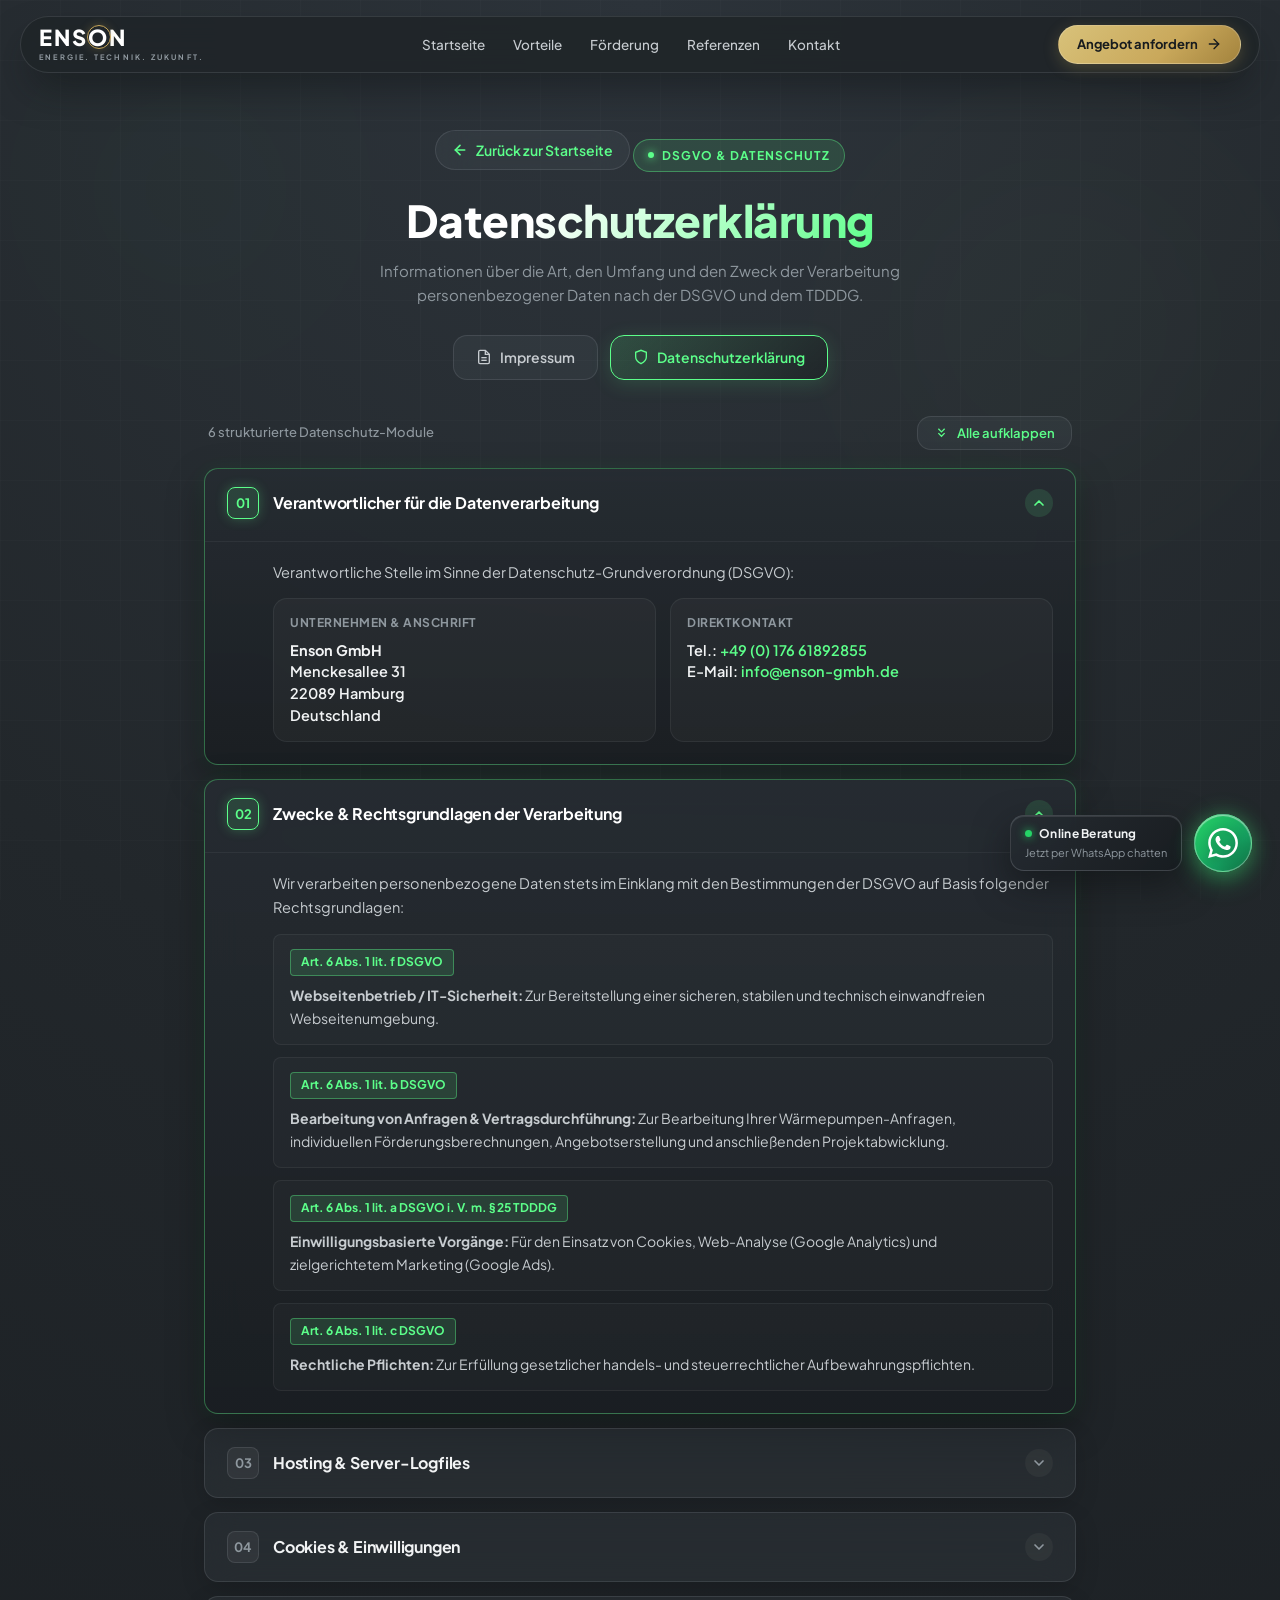
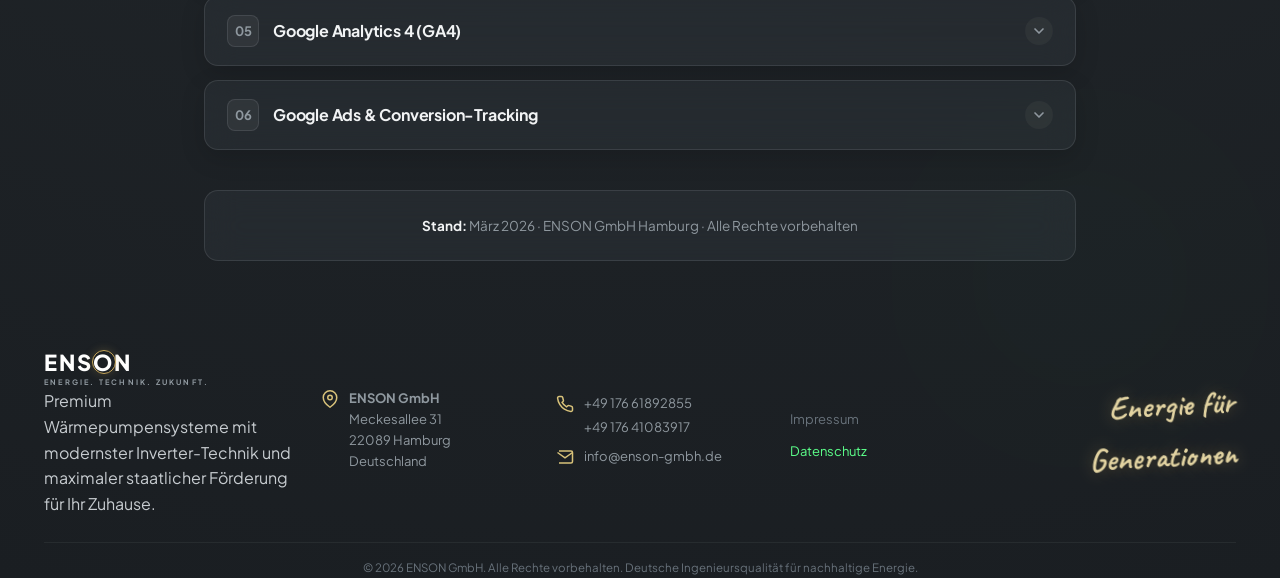
<file: datenschutz.html>
<!DOCTYPE html>
<html lang="de">
<head>
  <meta charset="UTF-8">
  <meta name="viewport" content="width=device-width, initial-scale=1.0, maximum-scale=5.0">
  <title>Datenschutzerklärung | ENSON GmbH</title>
  <meta name="description" content="Datenschutzerklärung der ENSON GmbH gemäß DSGVO und TDDDG. Erfahren Sie alles über die Verarbeitung Ihrer personenbezogenen Daten.">
  <meta name="robots" content="noindex, follow">
  <meta name="referrer" content="strict-origin-when-cross-origin">

  <!-- Google Fonts: Plus Jakarta Sans & Caveat -->
  <link rel="preconnect" href="https://fonts.googleapis.com">
  <link rel="preconnect" href="https://fonts.gstatic.com" crossorigin>
  <link href="https://fonts.googleapis.com/css2?family=Caveat:wght@600;700&family=Plus+Jakarta+Sans:ital,wght@0,300;0,400;0,500;0,600;0,700;0,800;1,400&display=swap" rel="stylesheet">
  
  <link rel="stylesheet" href="style.css">
</head>
<body>

  <!-- Background Ambient Glows & Grid Layer -->
  <div class="ambient-glow glow-top-left"></div>
  <div class="ambient-glow glow-hero-right"></div>
  <div class="ambient-glow glow-bottom-right"></div>
  <div class="tech-grid-bg"></div>

  <!-- FLOATING GLASS NAVBAR -->
  <header class="navbar-wrapper">
    <nav class="navbar glass-card">
      <a href="index.html" class="brand-logo" aria-label="ENSON Homepage">
        <div class="logo-mark">
          <span class="brand-name">ENS<span class="brand-o">O</span>N</span>
          <span class="brand-sub">ENERGIE. TECHNIK. ZUKUNFT.</span>
        </div>
      </a>

      <div class="nav-menu" id="navMenu">
        <a href="index.html#hero" class="nav-link">Startseite</a>
        <a href="index.html#benefits" class="nav-link">Vorteile</a>
        <a href="index.html#calculator" class="nav-link">Förderung</a>
        <a href="index.html#projects" class="nav-link">Referenzen</a>
        <a href="index.html#contact" class="nav-link">Kontakt</a>
      </div>

      <div class="nav-actions">
        <a href="index.html#calculator" class="btn-quote">
          <span>Angebot anfordern</span>
          <svg class="btn-arrow" width="16" height="16" viewBox="0 0 24 24" fill="none" stroke="currentColor" stroke-width="2" stroke-linecap="round" stroke-linejoin="round">
            <line x1="5" y1="12" x2="19" y2="12"></line>
            <polyline points="12 5 19 12 12 19"></polyline>
          </svg>
        </a>
        <button class="mobile-toggle" id="mobileToggle" aria-label="Menü öffnen">
          <span></span>
          <span></span>
          <span></span>
        </button>
      </div>
    </nav>
  </header>

  <!-- LEGAL CONTENT MAIN -->
  <main class="legal-page-main">
    <div class="legal-container">
      
      <!-- Back Navigation & Header -->
      <div class="legal-header">
        <a href="index.html" class="legal-back-nav">
          <svg width="16" height="16" viewBox="0 0 24 24" fill="none" stroke="currentColor" stroke-width="2.5" stroke-linecap="round" stroke-linejoin="round">
            <line x1="19" y1="12" x2="5" y2="12"></line>
            <polyline points="12 19 5 12 12 5"></polyline>
          </svg>
          <span>Zurück zur Startseite</span>
        </a>

        <div class="legal-badge">
          <span class="legal-badge-dot"></span>
          DSGVO & Datenschutz
        </div>

        <h1 class="legal-title">
          <span class="text-gradient">Datenschutzerklärung</span>
        </h1>

        <p class="legal-subtitle">
          Informationen über die Art, den Umfang und den Zweck der Verarbeitung personenbezogener Daten nach der DSGVO und dem TDDDG.
        </p>

        <!-- Quick Switch Tabs -->
        <div class="legal-tabs-wrapper">
          <a href="impressum.html" class="legal-tab-btn">
            <svg width="16" height="16" viewBox="0 0 24 24" fill="none" stroke="currentColor" stroke-width="2">
              <path d="M14 2H6a2 2 0 0 0-2 2v16a2 2 0 0 0 2 2h12a2 2 0 0 0 2-2V8z"></path>
              <polyline points="14 2 14 8 20 8"></polyline>
              <line x1="16" y1="13" x2="8" y2="13"></line>
              <line x1="16" y1="17" x2="8" y2="17"></line>
            </svg>
            Impressum
          </a>
          <a href="datenschutz.html" class="legal-tab-btn active">
            <svg width="16" height="16" viewBox="0 0 24 24" fill="none" stroke="currentColor" stroke-width="2">
              <path d="M12 22s8-4 8-10V5l-8-3-8 3v7c0 6 8 10 8 10z"></path>
            </svg>
            Datenschutzerklärung
          </a>
        </div>
      </div>

      <!-- Accordion Controls -->
      <div class="accordion-controls-bar">
        <span class="accordion-status-count" id="accordionCounter">6 strukturierte Datenschutz-Module</span>
        <button class="toggle-all-btn" id="toggleAllBtn" type="button">
          <svg width="15" height="15" viewBox="0 0 24 24" fill="none" stroke="currentColor" stroke-width="2">
            <polyline points="7 13 12 18 17 13"></polyline>
            <polyline points="7 6 12 11 17 6"></polyline>
          </svg>
          <span id="toggleAllText">Alle aufklappen</span>
        </button>
      </div>

      <!-- ACCORDION LIST -->
      <div class="accordion-group" id="legalAccordion">

        <!-- 1. Verantwortlicher -->
        <div class="accordion-item active">
          <button class="accordion-header" type="button" aria-expanded="true">
            <div class="accordion-header-left">
              <span class="accordion-num">01</span>
              <h2 class="accordion-title">Verantwortlicher für die Datenverarbeitung</h2>
            </div>
            <div class="accordion-chevron">
              <svg width="16" height="16" viewBox="0 0 24 24" fill="none" stroke="currentColor" stroke-width="2.5" stroke-linecap="round" stroke-linejoin="round">
                <polyline points="6 9 12 15 18 9"></polyline>
              </svg>
            </div>
          </button>
          <div class="accordion-content">
            <div class="accordion-body">
              <p>Verantwortliche Stelle im Sinne der Datenschutz-Grundverordnung (DSGVO):</p>
              <div class="legal-info-grid">
                <div class="legal-info-card">
                  <div class="legal-info-card-label">Unternehmen & Anschrift</div>
                  <div class="legal-info-card-value">
                    <strong>Enson GmbH</strong><br>
                    Menckesallee 31<br>
                    22089 Hamburg<br>
                    Deutschland
                  </div>
                </div>
                <div class="legal-info-card">
                  <div class="legal-info-card-label">Direktkontakt</div>
                  <div class="legal-info-card-value">
                    Tel.: <a href="tel:+4917661892855">+49 (0) 176 61892855</a><br>
                    E-Mail: <a href="mailto:info@enson-gmbh.de">info@enson-gmbh.de</a>
                  </div>
                </div>
              </div>
            </div>
          </div>
        </div>

        <!-- 2. Zwecke & Rechtsgrundlagen -->
        <div class="accordion-item active">
          <button class="accordion-header" type="button" aria-expanded="true">
            <div class="accordion-header-left">
              <span class="accordion-num">02</span>
              <h2 class="accordion-title">Zwecke & Rechtsgrundlagen der Verarbeitung</h2>
            </div>
            <div class="accordion-chevron">
              <svg width="16" height="16" viewBox="0 0 24 24" fill="none" stroke="currentColor" stroke-width="2.5" stroke-linecap="round" stroke-linejoin="round">
                <polyline points="6 9 12 15 18 9"></polyline>
              </svg>
            </div>
          </button>
          <div class="accordion-content">
            <div class="accordion-body">
              <p>Wir verarbeiten personenbezogene Daten stets im Einklang mit den Bestimmungen der DSGVO auf Basis folgender Rechtsgrundlagen:</p>
              
              <div class="legal-tag-list">
                <div class="legal-tag-item">
                  <span class="legal-pill">Art. 6 Abs. 1 lit. f DSGVO</span>
                  <div class="legal-tag-text">
                    <strong>Webseitenbetrieb / IT-Sicherheit:</strong> Zur Bereitstellung einer sicheren, stabilen und technisch einwandfreien Webseitenumgebung.
                  </div>
                </div>

                <div class="legal-tag-item">
                  <span class="legal-pill">Art. 6 Abs. 1 lit. b DSGVO</span>
                  <div class="legal-tag-text">
                    <strong>Bearbeitung von Anfragen & Vertragsdurchführung:</strong> Zur Bearbeitung Ihrer Wärmepumpen-Anfragen, individuellen Förderungsberechnungen, Angebotserstellung und anschließenden Projektabwicklung.
                  </div>
                </div>

                <div class="legal-tag-item">
                  <span class="legal-pill">Art. 6 Abs. 1 lit. a DSGVO i. V. m. § 25 TDDDG</span>
                  <div class="legal-tag-text">
                    <strong>Einwilligungsbasierte Vorgänge:</strong> Für den Einsatz von Cookies, Web-Analyse (Google Analytics) und zielgerichtetem Marketing (Google Ads).
                  </div>
                </div>

                <div class="legal-tag-item">
                  <span class="legal-pill">Art. 6 Abs. 1 lit. c DSGVO</span>
                  <div class="legal-tag-text">
                    <strong>Rechtliche Pflichten:</strong> Zur Erfüllung gesetzlicher handels- und steuerrechtlicher Aufbewahrungspflichten.
                  </div>
                </div>
              </div>
            </div>
          </div>
        </div>

        <!-- 3. Hosting & Server-Logfiles -->
        <div class="accordion-item">
          <button class="accordion-header" type="button" aria-expanded="false">
            <div class="accordion-header-left">
              <span class="accordion-num">03</span>
              <h2 class="accordion-title">Hosting & Server-Logfiles</h2>
            </div>
            <div class="accordion-chevron">
              <svg width="16" height="16" viewBox="0 0 24 24" fill="none" stroke="currentColor" stroke-width="2.5" stroke-linecap="round" stroke-linejoin="round">
                <polyline points="6 9 12 15 18 9"></polyline>
              </svg>
            </div>
          </button>
          <div class="accordion-content">
            <div class="accordion-body">
              <p>Unser Hoster (<strong>Strato AG</strong>, Pascalstraße 10, 10587 Berlin) verarbeitet zum Betrieb dieser Seite technische Daten in Server-Logfiles:</p>
              <ul style="margin: 0 0 14px 20px; color: var(--text-body);">
                <li>IP-Adresse des anfragenden Geräts</li>
                <li>Datum und Uhrzeit des Zugriffs</li>
                <li>Aufgerufene Seite / URL</li>
                <li>Referrer URL (zuvor besuchte Webseite)</li>
                <li>Browsertyp, Version und User-Agent</li>
              </ul>
              <div class="legal-info-grid">
                <div class="legal-info-card">
                  <div class="legal-info-card-label">Zweck & Stabilität</div>
                  <div class="legal-info-card-value">Gewährleistung der Stabilität, Funktionalität und Ausfallsicherheit</div>
                </div>
                <div class="legal-info-card">
                  <div class="legal-info-card-label">Speicherfrist</div>
                  <div class="legal-info-card-value">15 Tage (anschließend automatische Löschung)</div>
                </div>
                <div class="legal-info-card">
                  <div class="legal-info-card-label">Rechtsgrundlage</div>
                  <div class="legal-info-card-value">Art. 6 Abs. 1 lit. f DSGVO</div>
                </div>
                <div class="legal-info-card">
                  <div class="legal-info-card-label">Auftragsverarbeitung</div>
                  <div class="legal-info-card-value">AV-Vertrag mit Strato gemäß Art. 28 DSGVO geschlossen</div>
                </div>
              </div>
            </div>
          </div>
        </div>

        <!-- 4. Cookies & Einwilligungen -->
        <div class="accordion-item">
          <button class="accordion-header" type="button" aria-expanded="false">
            <div class="accordion-header-left">
              <span class="accordion-num">04</span>
              <h2 class="accordion-title">Cookies & Einwilligungen</h2>
            </div>
            <div class="accordion-chevron">
              <svg width="16" height="16" viewBox="0 0 24 24" fill="none" stroke="currentColor" stroke-width="2.5" stroke-linecap="round" stroke-linejoin="round">
                <polyline points="6 9 12 15 18 9"></polyline>
              </svg>
            </div>
          </button>
          <div class="accordion-content">
            <div class="accordion-body">
              <p>Wir verwenden technisch notwendige Cookies für den reibungslosen Betrieb der Website. Darüber hinaus setzen wir Analyse- und Marketing-Cookies (Google Analytics, Google Ads, Meta Pixel) ausschließlich mit Ihrer ausdrücklichen Einwilligung ein (<span class="legal-pill" style="vertical-align: middle;">Art. 6 Abs. 1 lit. a DSGVO i. V. m. § 25 TDDDG</span>).</p>
              
              <p>Beim ersten Besuch unserer Website erscheint ein Cookie-Banner, über das Sie Ihre Präferenzen frei wählen und verwalten können. Ihre Entscheidung wird lokal in Ihrem Browser (localStorage) gespeichert.</p>

              <div class="cookie-action-box">
                <div>
                  <div style="font-weight: 700; color: var(--text-heading); font-size: 14px; margin-bottom: 4px;">Cookie-Einstellungen ändern</div>
                  <div style="font-size: 13px; color: var(--text-muted);">Sie können Ihre erteilte Einwilligung jederzeit mit Wirkung für die Zukunft widerrufen.</div>
                </div>
                <button class="cookie-revoke-btn" id="cookieRevokeBtn" type="button">
                  <svg width="16" height="16" viewBox="0 0 24 24" fill="none" stroke="currentColor" stroke-width="2.5">
                    <polyline points="1 4 1 10 7 10"></polyline>
                    <path d="M3.51 15a9 9 0 1 0 2.13-9.36L1 10"></path>
                  </svg>
                  <span>Einwilligung widerrufen / Banner anzeigen</span>
                </button>
              </div>
            </div>
          </div>
        </div>

        <!-- 5. Google Analytics (GA4) -->
        <div class="accordion-item">
          <button class="accordion-header" type="button" aria-expanded="false">
            <div class="accordion-header-left">
              <span class="accordion-num">05</span>
              <h2 class="accordion-title">Google Analytics 4 (GA4)</h2>
            </div>
            <div class="accordion-chevron">
              <svg width="16" height="16" viewBox="0 0 24 24" fill="none" stroke="currentColor" stroke-width="2.5" stroke-linecap="round" stroke-linejoin="round">
                <polyline points="6 9 12 15 18 9"></polyline>
              </svg>
            </div>
          </button>
          <div class="accordion-content">
            <div class="accordion-body">
              <p>Wir nutzen <strong>Google Analytics 4</strong> (Mess-ID: <code style="color: var(--neon-green); background: rgba(92,255,138,0.1); padding: 2px 6px; border-radius: 4px;">G-PY9M96F4RJ</code>) der Google Ireland Limited, Gordon House, Barrow Street, Dublin 4, Irland. Google Analytics setzt Cookies und erhebt pseudonymisierte Nutzungsdaten (Seitenaufrufe, Verweildauer, grobe Standortinformation), die an Server von Google – auch in den USA – übertragen werden können.</p>
              
              <p><strong>IP-Anonymisierung:</strong> Die IP-Anonymisierung ist standardmäßig aktiviert; IP-Adressen werden vor der Übertragung innerhalb der EU/des EWR gekürzt. Die Datenübertragung in die USA stützt sich auf EU-Standardvertragsklauseln (Art. 46 DSGVO); Google ist zudem unter dem EU-US Data Privacy Framework zertifiziert.</p>

              <div class="legal-info-grid">
                <div class="legal-info-card">
                  <div class="legal-info-card-label">Zweck</div>
                  <div class="legal-info-card-value">Analyse des Nutzerverhaltens zur kontinuierlichen Optimierung unseres Angebots</div>
                </div>
                <div class="legal-info-card">
                  <div class="legal-info-card-label">Rechtsgrundlage</div>
                  <div class="legal-info-card-value">Art. 6 Abs. 1 lit. a DSGVO (Einwilligung)</div>
                </div>
                <div class="legal-info-card">
                  <div class="legal-info-card-label">Speicherdauer</div>
                  <div class="legal-info-card-value">Nutzerdaten werden nach 14 Monaten automatisch gelöscht</div>
                </div>
                <div class="legal-info-card">
                  <div class="legal-info-card-label">Opt-out & Datenschutz</div>
                  <div class="legal-info-card-value">
                    <a href="https://tools.google.com/dlpage/gaoptout" target="_blank" rel="noopener noreferrer">Browser-Add-on zur Deaktivierung</a> · 
                    <a href="https://policies.google.com/privacy" target="_blank" rel="noopener noreferrer">Datenschutzerklärung Google</a>
                  </div>
                </div>
              </div>
            </div>
          </div>
        </div>

        <!-- 6. Google Ads & Conversion-Tracking -->
        <div class="accordion-item">
          <button class="accordion-header" type="button" aria-expanded="false">
            <div class="accordion-header-left">
              <span class="accordion-num">06</span>
              <h2 class="accordion-title">Google Ads & Conversion-Tracking</h2>
            </div>
            <div class="accordion-chevron">
              <svg width="16" height="16" viewBox="0 0 24 24" fill="none" stroke="currentColor" stroke-width="2.5" stroke-linecap="round" stroke-linejoin="round">
                <polyline points="6 9 12 15 18 9"></polyline>
              </svg>
            </div>
          </button>
          <div class="accordion-content">
            <div class="accordion-body">
              <p>Wir schalten zielgerichtete Werbeanzeigen über <strong>Google Ads</strong> (Conversion-ID: <code style="color: var(--neon-green); background: rgba(92,255,138,0.1); padding: 2px 6px; border-radius: 4px;">AW-17674142941</code>) der Google Ireland Limited und messen deren Wirksamkeit mit dem Google Conversion-Tracking.</p>
              
              <p>Klickt ein Nutzer auf eine unserer geschalteten Anzeigen, wird ein temporäres Cookie auf Ihrem Endgerät gesetzt. Dieses Cookie erfasst eine eventuell erfolgreiche Aktion (z. B. das Absenden einer Kontaktanfrage über unser Formular) und übermittelt diese pseudonymisiert an Google zu statistischen Auswertungszwecken.</p>

              <div class="legal-info-grid">
                <div class="legal-info-card">
                  <div class="legal-info-card-label">Anbieter</div>
                  <div class="legal-info-card-value">Google Ireland Limited, Dublin, Irland</div>
                </div>
                <div class="legal-info-card">
                  <div class="legal-info-card-label">Rechtsgrundlage</div>
                  <div class="legal-info-card-value">Art. 6 Abs. 1 lit. a DSGVO (Einwilligung über Cookie-Banner)</div>
                </div>
              </div>
            </div>
          </div>
        </div>

      </div>

      <!-- Legal Footer Card -->
      <div class="legal-footer-card">
        <p><strong>Stand:</strong> März 2026 · ENSON GmbH Hamburg · Alle Rechte vorbehalten</p>
      </div>

    </div>
  </main>

  <!-- FOOTER -->
  <footer class="footer">
    <div class="container">
      <div class="footer-grid">
        
        <!-- Col 1: Brand & Bio -->
        <div class="footer-col brand-col">
          <a href="index.html" class="brand-logo footer-logo">
            <div class="logo-mark">
              <span class="brand-name">ENS<span class="brand-o">O</span>N</span>
              <span class="brand-sub">ENERGIE. TECHNIK. ZUKUNFT.</span>
            </div>
          </a>
          <p class="footer-bio">
            Premium Wärmepumpensysteme mit modernster Inverter-Technik und maximaler staatlicher Förderung für Ihr Zuhause.
          </p>
        </div>

        <!-- Col 2: Company Address -->
        <div class="footer-col address-col">
          <div class="footer-contact-item">
            <svg width="18" height="18" viewBox="0 0 24 24" fill="none" stroke="currentColor" stroke-width="2">
              <path d="M21 10c0 7-9 13-9 13s-9-6-9-13a9 9 0 0 1 18 0z"></path>
              <circle cx="12" cy="10" r="3"></circle>
            </svg>
            <div>
              <strong>ENSON GmbH</strong><br>
              Meckesallee 31<br>
              22089 Hamburg<br>
              Deutschland
            </div>
          </div>
        </div>

        <!-- Col 3: Direct Phone & Mail -->
        <div class="footer-col contact-col">
          <div class="footer-contact-item">
            <svg width="18" height="18" viewBox="0 0 24 24" fill="none" stroke="currentColor" stroke-width="2">
              <path d="M22 16.92v3a2 2 0 0 1-2.18 2 19.79 19.79 0 0 1-8.63-3.07 19.5 19.5 0 0 1-6-6 19.79 19.79 0 0 1-3.07-8.67A2 2 0 0 1 4.11 2h3a2 2 0 0 1 2 1.72 12.84 12.84 0 0 0 .7 2.81 2 2 0 0 1-.45 2.11L8.09 9.91a16 16 0 0 0 6 6l1.27-1.27a2 2 0 0 1 2.11-.45 12.84 12.84 0 0 0 2.81.7A2 2 0 0 1 22 16.92z"></path>
            </svg>
            <div class="footer-phone-links">
              <a href="tel:+4917661892855">+49 176 61892855</a>
              <a href="tel:+4917641083917">+49 176 41083917</a>
            </div>
          </div>
          <div class="footer-contact-item">
            <svg width="18" height="18" viewBox="0 0 24 24" fill="none" stroke="currentColor" stroke-width="2">
              <path d="M4 4h16c1.1 0 2 .9 2 2v12c0 1.1-.9 2-2 2H4c-1.1-2 .9-2 2v12c0 1.1-.9 2-2 2H4c-1.1 0-2-.9-2-2V6c0-1.1.9-2 2-2z"></path>
              <polyline points="22,6 12,13 2,6"></polyline>
            </svg>
            <a href="mailto:info@enson-gmbh.de">info@enson-gmbh.de</a>
          </div>
        </div>

        <!-- Col 4: Legal Links -->
        <div class="footer-col legal-col">
          <ul class="legal-links">
            <li><a href="impressum.html">Impressum</a></li>
            <li><a href="datenschutz.html" style="color: var(--neon-green);">Datenschutz</a></li>
          </ul>
        </div>

        <!-- Col 5: Handwritten Signature Slogan -->
        <div class="footer-col signature-col">
          <div class="footer-handwritten-slogan">
            Energie für Generationen
          </div>
        </div>

      </div>

      <div class="footer-bottom-bar">
        <p>© 2026 ENSON GmbH. Alle Rechte vorbehalten. Deutsche Ingenieursqualität für nachhaltige Energie.</p>
      </div>
    </div>
  </footer>

  <!-- FLOATING WHATSAPP BUTTON -->
  <a href="https://wa.me/4917661892855?text=Hallo%20ENSON%20Team%2C%20ich%20interessiere%20mich%20f%C3%BCr%20eine%20W%C3%A4rmepumpen-Beratung." target="_blank" rel="noopener noreferrer" class="whatsapp-float-btn" aria-label="Chat auf WhatsApp">
    <div class="whatsapp-tooltip">
      <div class="whatsapp-tooltip-header">
        <span class="whatsapp-status-dot"></span>
        <span class="whatsapp-tooltip-title">Online Beratung</span>
      </div>
      <span class="whatsapp-tooltip-sub">Jetzt per WhatsApp chatten</span>
    </div>
    <div class="whatsapp-icon-wrap">
      <div class="whatsapp-pulse-ring"></div>
      <div class="whatsapp-pulse-ring delay"></div>
      <div class="whatsapp-icon-box">
        <svg viewBox="0 0 24 24" width="32" height="32" fill="#ffffff">
          <path d="M.057 24l1.687-6.163c-1.041-1.804-1.588-3.849-1.587-5.946.003-6.556 5.338-11.891 11.893-11.891 3.181.001 6.167 1.24 8.413 3.488 2.245 2.248 3.481 5.236 3.48 8.414-.003 6.557-5.338 11.892-11.893 11.892-1.99-.001-3.951-.5-5.688-1.448l-6.305 1.654zm6.597-3.807c1.676.995 3.276 1.591 5.392 1.592 5.448 0 9.886-4.434 9.889-9.885.002-5.462-4.415-9.89-9.881-9.892-5.452 0-9.887 4.434-9.889 9.884-.001 2.225.651 3.891 1.746 5.634l-.999 3.648 3.742-.981zm11.387-5.464c-.074-.124-.272-.198-.57-.347-.297-.149-1.758-.868-2.031-.967-.272-.099-.47-.149-.669.149-.198.297-.768.967-.941 1.165-.173.198-.347.223-.644.074-.297-.149-1.255-.462-2.39-1.475-.883-.788-1.48-1.761-1.653-2.059-.173-.297-.018-.458.13-.606.134-.133.297-.347.446-.521.151-.172.2-.296.3-.495.099-.198.05-.372-.025-.521-.075-.148-.669-1.611-.916-2.206-.242-.579-.487-.501-.669-.51l-.57-.01c-.198 0-.52.074-.792.372s-1.04 1.016-1.04 2.479 1.065 2.876 1.213 3.074c.149.198 2.095 3.2 5.076 4.487.709.306 1.263.489 1.694.626.712.226 1.36.194 1.872.118.571-.085 1.758-.719 2.006-1.413.248-.695.248-1.29.173-1.414z"/>
        </svg>
      </div>
    </div>
  </a>

  <!-- INTERACTIVE ACCORDION SCRIPT -->
  <script>
    document.addEventListener('DOMContentLoaded', () => {
      // Mobile Nav Toggle
      const mobileToggle = document.getElementById('mobileToggle');
      const navMenu = document.getElementById('navMenu');
      if (mobileToggle && navMenu) {
        mobileToggle.addEventListener('click', () => {
          const isOpen = navMenu.classList.toggle('open');
          mobileToggle.classList.toggle('active', isOpen);
        });
      }

      // Accordions
      const accordionItems = document.querySelectorAll('.accordion-item');
      const toggleAllBtn = document.getElementById('toggleAllBtn');
      const toggleAllText = document.getElementById('toggleAllText');

      accordionItems.forEach(item => {
        const header = item.querySelector('.accordion-header');
        header.addEventListener('click', () => {
          const isOpen = item.classList.contains('active');
          item.classList.toggle('active');
          header.setAttribute('aria-expanded', !isOpen);
          updateToggleState();
        });
      });

      function updateToggleState() {
        const openCount = document.querySelectorAll('.accordion-item.active').length;
        if (openCount === accordionItems.length) {
          toggleAllText.textContent = 'Alle einklappen';
        } else {
          toggleAllText.textContent = 'Alle aufklappen';
        }
      }

      if (toggleAllBtn) {
        toggleAllBtn.addEventListener('click', () => {
          const openCount = document.querySelectorAll('.accordion-item.active').length;
          const shouldOpen = openCount < accordionItems.length;
          
          accordionItems.forEach(item => {
            const header = item.querySelector('.accordion-header');
            if (shouldOpen) {
              item.classList.add('active');
              header.setAttribute('aria-expanded', 'true');
            } else {
              item.classList.remove('active');
              header.setAttribute('aria-expanded', 'false');
            }
          });
          updateToggleState();
        });
      }

      // Cookie Revoke Button Simulation
      const cookieRevokeBtn = document.getElementById('cookieRevokeBtn');
      if (cookieRevokeBtn) {
        cookieRevokeBtn.addEventListener('click', () => {
          localStorage.removeItem('enson_cookie_consent');
          alert('Ihre Cookie-Einstellungen wurden zurückgesetzt. Beim nächsten Laden der Startseite wird das Cookie-Banner erneut angezeigt.');
        });
      }
    });
  </script>
</body>
</html>
</file>
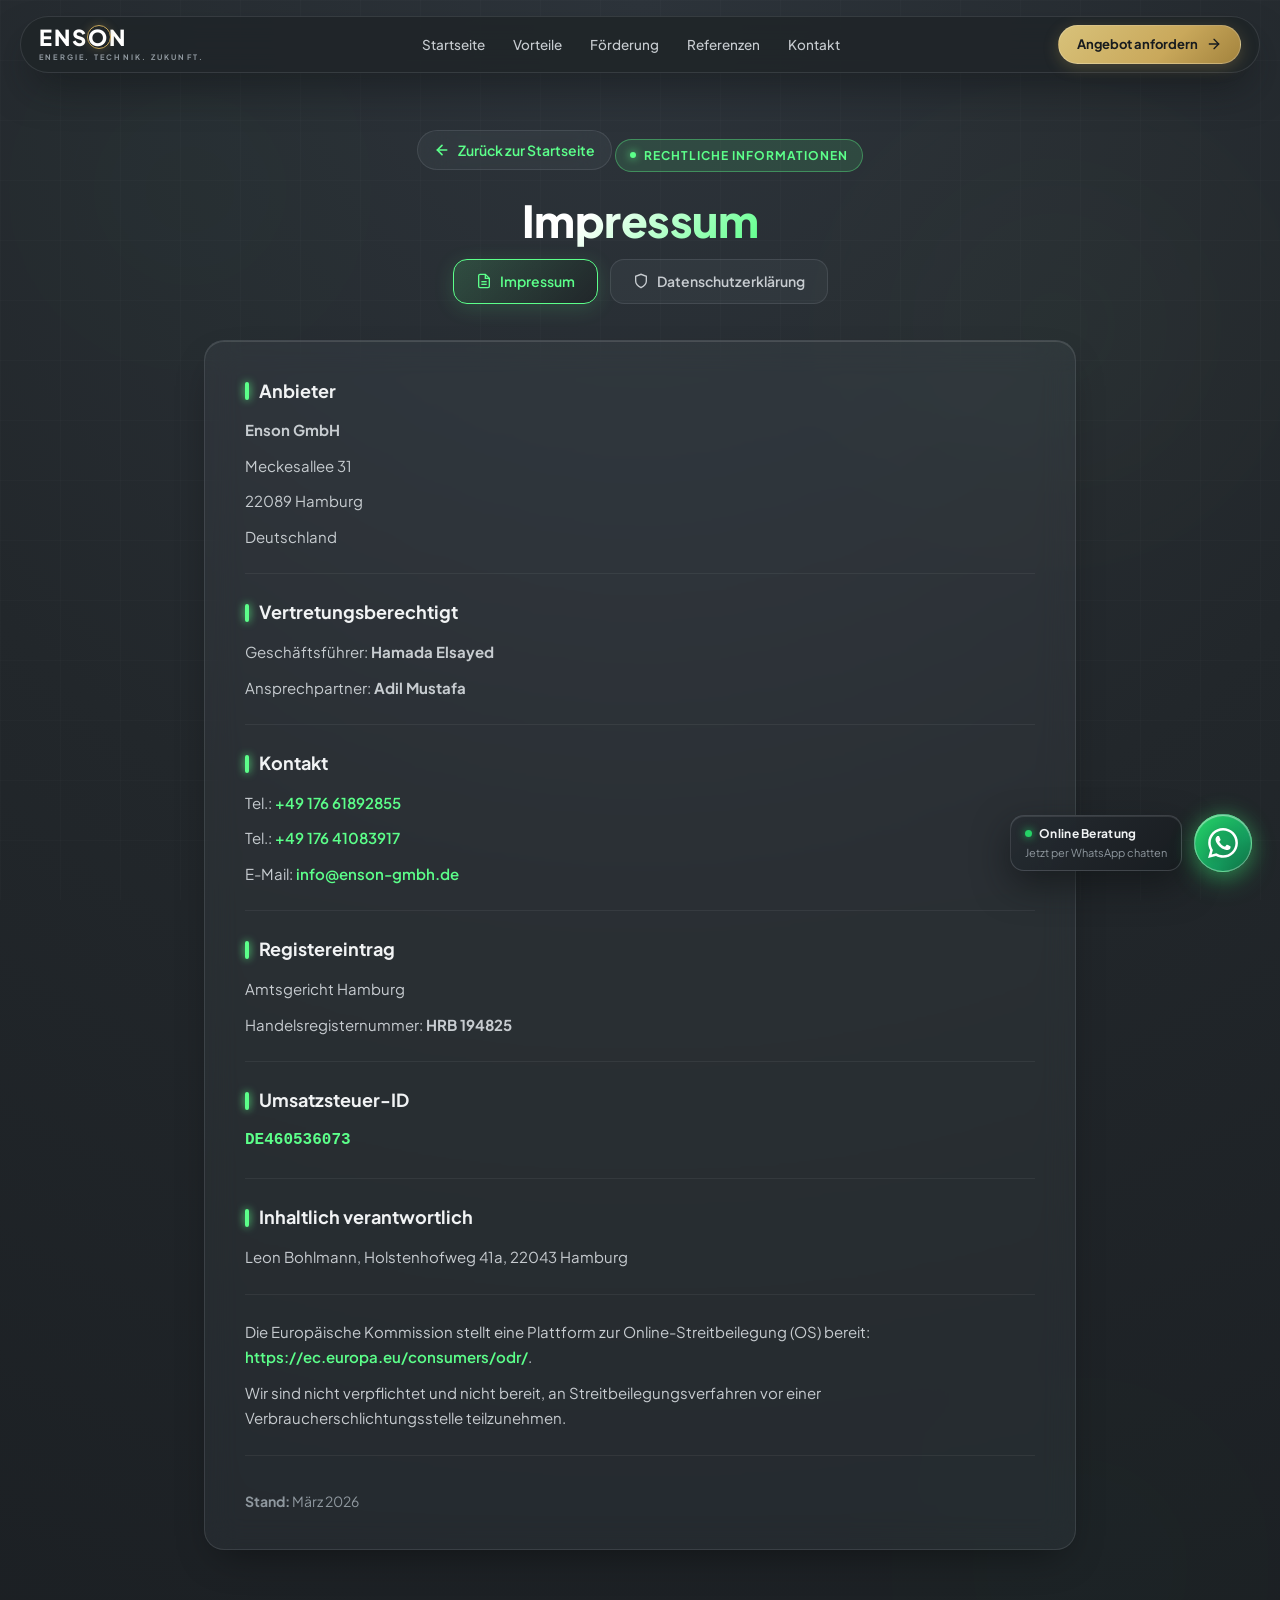
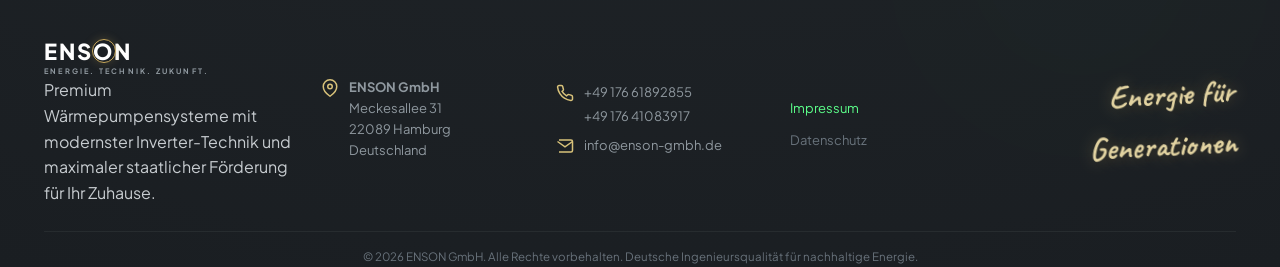
<file: impressum.html>
<!DOCTYPE html>
<html lang="de">
<head>
  <meta charset="UTF-8">
  <meta name="viewport" content="width=device-width, initial-scale=1.0, maximum-scale=5.0">
  <title>Impressum | ENSON GmbH - Intelligente Wärmepumpen</title>
  <meta name="description" content="Impressum und gesetzliche Anbieterkennzeichnung der ENSON GmbH Hamburg gemäß § 5 TDDDG und § 18 MStV.">
  <meta name="robots" content="noindex, follow">
  <meta name="referrer" content="strict-origin-when-cross-origin">

  <!-- Google Fonts: Plus Jakarta Sans & Caveat -->
  <link rel="preconnect" href="https://fonts.googleapis.com">
  <link rel="preconnect" href="https://fonts.gstatic.com" crossorigin>
  <link href="https://fonts.googleapis.com/css2?family=Caveat:wght@600;700&family=Plus+Jakarta+Sans:ital,wght@0,300;0,400;0,500;0,600;0,700;0,800;1,400&display=swap" rel="stylesheet">
  
  <link rel="stylesheet" href="style.css">
</head>
<body>

  <!-- Background Ambient Glows & Grid Layer -->
  <div class="ambient-glow glow-top-left"></div>
  <div class="ambient-glow glow-hero-right"></div>
  <div class="ambient-glow glow-bottom-right"></div>
  <div class="tech-grid-bg"></div>

  <!-- FLOATING GLASS NAVBAR -->
  <header class="navbar-wrapper">
    <nav class="navbar glass-card">
      <a href="index.html" class="brand-logo" aria-label="ENSON Homepage">
        <div class="logo-mark">
          <span class="brand-name">ENS<span class="brand-o">O</span>N</span>
          <span class="brand-sub">ENERGIE. TECHNIK. ZUKUNFT.</span>
        </div>
      </a>

      <div class="nav-menu" id="navMenu">
        <a href="index.html#hero" class="nav-link">Startseite</a>
        <a href="index.html#benefits" class="nav-link">Vorteile</a>
        <a href="index.html#calculator" class="nav-link">Förderung</a>
        <a href="index.html#projects" class="nav-link">Referenzen</a>
        <a href="index.html#contact" class="nav-link">Kontakt</a>
      </div>

      <div class="nav-actions">
        <a href="index.html#calculator" class="btn-quote">
          <span>Angebot anfordern</span>
          <svg class="btn-arrow" width="16" height="16" viewBox="0 0 24 24" fill="none" stroke="currentColor" stroke-width="2" stroke-linecap="round" stroke-linejoin="round">
            <line x1="5" y1="12" x2="19" y2="12"></line>
            <polyline points="12 5 19 12 12 19"></polyline>
          </svg>
        </a>
        <button class="mobile-toggle" id="mobileToggle" aria-label="Menü öffnen">
          <span></span>
          <span></span>
          <span></span>
        </button>
      </div>
    </nav>
  </header>

  <!-- LEGAL CONTENT MAIN -->
  <main class="legal-page-main">
    <div class="legal-container">
      
      <!-- Back Navigation & Header -->
      <div class="legal-header">
        <a href="index.html" class="legal-back-nav">
          <svg width="16" height="16" viewBox="0 0 24 24" fill="none" stroke="currentColor" stroke-width="2.5" stroke-linecap="round" stroke-linejoin="round">
            <line x1="19" y1="12" x2="5" y2="12"></line>
            <polyline points="12 19 5 12 12 5"></polyline>
          </svg>
          <span>Zurück zur Startseite</span>
        </a>

        <div class="legal-badge">
          <span class="legal-badge-dot"></span>
          Rechtliche Informationen
        </div>

        <h1 class="legal-title">
          <span class="text-gradient">Impressum</span>
        </h1>

        <!-- Quick Switch Tabs -->
        <div class="legal-tabs-wrapper">
          <a href="impressum.html" class="legal-tab-btn active">
            <svg width="16" height="16" viewBox="0 0 24 24" fill="none" stroke="currentColor" stroke-width="2">
              <path d="M14 2H6a2 2 0 0 0-2 2v16a2 2 0 0 0 2 2h12a2 2 0 0 0 2-2V8z"></path>
              <polyline points="14 2 14 8 20 8"></polyline>
              <line x1="16" y1="13" x2="8" y2="13"></line>
              <line x1="16" y1="17" x2="8" y2="17"></line>
            </svg>
            Impressum
          </a>
          <a href="datenschutz.html" class="legal-tab-btn">
            <svg width="16" height="16" viewBox="0 0 24 24" fill="none" stroke="currentColor" stroke-width="2">
              <path d="M12 22s8-4 8-10V5l-8-3-8 3v7c0 6 8 10 8 10z"></path>
            </svg>
            Datenschutzerklärung
          </a>
        </div>
      </div>

      <!-- NATURAL LEGAL DOCUMENT CARD -->
      <div class="legal-card-static">

        <!-- Anbieter -->
        <div class="legal-static-section">
          <h2 class="legal-section-title">Anbieter</h2>
          <div class="legal-static-content">
            <p><strong>Enson GmbH</strong></p>
            <p>Meckesallee 31</p>
            <p>22089 Hamburg</p>
            <p>Deutschland</p>
          </div>
        </div>

        <!-- Vertretungsberechtigt -->
        <div class="legal-static-section">
          <h2 class="legal-section-title">Vertretungsberechtigt</h2>
          <div class="legal-static-content">
            <p>Geschäftsführer: <strong>Hamada Elsayed</strong></p>
            <p>Ansprechpartner: <strong>Adil Mustafa</strong></p>
          </div>
        </div>

        <!-- Kontakt -->
        <div class="legal-static-section">
          <h2 class="legal-section-title">Kontakt</h2>
          <div class="legal-static-content">
            <p>Tel.: <a href="tel:+4917661892855">+49 176 61892855</a></p>
            <p>Tel.: <a href="tel:+4917641083917">+49 176 41083917</a></p>
            <p>E-Mail: <a href="mailto:info@enson-gmbh.de">info@enson-gmbh.de</a></p>
          </div>
        </div>

        <!-- Registereintrag -->
        <div class="legal-static-section">
          <h2 class="legal-section-title">Registereintrag</h2>
          <div class="legal-static-content">
            <p>Amtsgericht Hamburg</p>
            <p>Handelsregisternummer: <strong>HRB 194825</strong></p>
          </div>
        </div>

        <!-- Umsatzsteuer-ID -->
        <div class="legal-static-section">
          <h2 class="legal-section-title">Umsatzsteuer-ID</h2>
          <div class="legal-static-content">
            <p style="color: var(--neon-green); font-family: monospace; font-size: 16px; font-weight: 700;">DE460536073</p>
          </div>
        </div>

        <!-- Inhaltlich verantwortlich -->
        <div class="legal-static-section">
          <h2 class="legal-section-title">Inhaltlich verantwortlich</h2>
          <div class="legal-static-content">
            <p>Leon Bohlmann, Holstenhofweg 41a, 22043 Hamburg</p>
          </div>
        </div>

        <!-- Online-Streitbeilegung -->
        <div class="legal-static-section">
          <div class="legal-static-content">
            <p>Die Europäische Kommission stellt eine Plattform zur Online-Streitbeilegung (OS) bereit: <a href="https://ec.europa.eu/consumers/odr/" target="_blank" rel="noopener noreferrer">https://ec.europa.eu/consumers/odr/</a>.</p>
            <p>Wir sind nicht verpflichtet und nicht bereit, an Streitbeilegungsverfahren vor einer Verbraucherschlichtungsstelle teilzunehmen.</p>
          </div>
        </div>

        <!-- Stand -->
        <div class="legal-static-section" style="padding-top: 10px;">
          <div class="legal-static-content" style="color: var(--text-muted); font-size: 14px;">
            <p><strong>Stand:</strong> März 2026</p>
          </div>
        </div>

      </div>

    </div>
  </main>

  <!-- FOOTER -->
  <footer class="footer">
    <div class="container">
      <div class="footer-grid">
        
        <!-- Col 1: Brand & Bio -->
        <div class="footer-col brand-col">
          <a href="index.html" class="brand-logo footer-logo">
            <div class="logo-mark">
              <span class="brand-name">ENS<span class="brand-o">O</span>N</span>
              <span class="brand-sub">ENERGIE. TECHNIK. ZUKUNFT.</span>
            </div>
          </a>
          <p class="footer-bio">
            Premium Wärmepumpensysteme mit modernster Inverter-Technik und maximaler staatlicher Förderung für Ihr Zuhause.
          </p>
        </div>

        <!-- Col 2: Company Address -->
        <div class="footer-col address-col">
          <div class="footer-contact-item">
            <svg width="18" height="18" viewBox="0 0 24 24" fill="none" stroke="currentColor" stroke-width="2">
              <path d="M21 10c0 7-9 13-9 13s-9-6-9-13a9 9 0 0 1 18 0z"></path>
              <circle cx="12" cy="10" r="3"></circle>
            </svg>
            <div>
              <strong>ENSON GmbH</strong><br>
              Meckesallee 31<br>
              22089 Hamburg<br>
              Deutschland
            </div>
          </div>
        </div>

        <!-- Col 3: Direct Phone & Mail -->
        <div class="footer-col contact-col">
          <div class="footer-contact-item">
            <svg width="18" height="18" viewBox="0 0 24 24" fill="none" stroke="currentColor" stroke-width="2">
              <path d="M22 16.92v3a2 2 0 0 1-2.18 2 19.79 19.79 0 0 1-8.63-3.07 19.5 19.5 0 0 1-6-6 19.79 19.79 0 0 1-3.07-8.67A2 2 0 0 1 4.11 2h3a2 2 0 0 1 2 1.72 12.84 12.84 0 0 0 .7 2.81 2 2 0 0 1-.45 2.11L8.09 9.91a16 16 0 0 0 6 6l1.27-1.27a2 2 0 0 1 2.11-.45 12.84 12.84 0 0 0 2.81.7A2 2 0 0 1 22 16.92z"></path>
            </svg>
            <div class="footer-phone-links">
              <a href="tel:+4917661892855">+49 176 61892855</a>
              <a href="tel:+4917641083917">+49 176 41083917</a>
            </div>
          </div>
          <div class="footer-contact-item">
            <svg width="18" height="18" viewBox="0 0 24 24" fill="none" stroke="currentColor" stroke-width="2">
              <path d="M4 4h16c1.1 0 2 .9 2 2v12c0 1.1-.9 2-2 2H4c-1.1-2 .9-2 2v12c0 1.1-.9 2-2 2H4c-1.1 0-2-.9-2-2V6c0-1.1.9-2 2-2z"></path>
              <polyline points="22,6 12,13 2,6"></polyline>
            </svg>
            <a href="mailto:info@enson-gmbh.de">info@enson-gmbh.de</a>
          </div>
        </div>

        <!-- Col 4: Legal Links -->
        <div class="footer-col legal-col">
          <ul class="legal-links">
            <li><a href="impressum.html" style="color: var(--neon-green);">Impressum</a></li>
            <li><a href="datenschutz.html">Datenschutz</a></li>
          </ul>
        </div>

        <!-- Col 5: Handwritten Signature Slogan -->
        <div class="footer-col signature-col">
          <div class="footer-handwritten-slogan">
            Energie für Generationen
          </div>
        </div>

      </div>

      <div class="footer-bottom-bar">
        <p>© 2026 ENSON GmbH. Alle Rechte vorbehalten. Deutsche Ingenieursqualität für nachhaltige Energie.</p>
      </div>
    </div>
  </footer>

  <!-- FLOATING WHATSAPP BUTTON -->
  <a href="https://wa.me/4917661892855?text=Hallo%20ENSON%20Team%2C%20ich%20interessiere%20mich%20f%C3%BCr%20eine%20W%C3%A4rmepumpen-Beratung." target="_blank" rel="noopener noreferrer" class="whatsapp-float-btn" aria-label="Chat auf WhatsApp">
    <div class="whatsapp-tooltip">
      <div class="whatsapp-tooltip-header">
        <span class="whatsapp-status-dot"></span>
        <span class="whatsapp-tooltip-title">Online Beratung</span>
      </div>
      <span class="whatsapp-tooltip-sub">Jetzt per WhatsApp chatten</span>
    </div>
    <div class="whatsapp-icon-wrap">
      <div class="whatsapp-pulse-ring"></div>
      <div class="whatsapp-pulse-ring delay"></div>
      <div class="whatsapp-icon-box">
        <svg viewBox="0 0 24 24" width="32" height="32" fill="#ffffff">
          <path d="M.057 24l1.687-6.163c-1.041-1.804-1.588-3.849-1.587-5.946.003-6.556 5.338-11.891 11.893-11.891 3.181.001 6.167 1.24 8.413 3.488 2.245 2.248 3.481 5.236 3.48 8.414-.003 6.557-5.338 11.892-11.893 11.892-1.99-.001-3.951-.5-5.688-1.448l-6.305 1.654zm6.597-3.807c1.676.995 3.276 1.591 5.392 1.592 5.448 0 9.886-4.434 9.889-9.885.002-5.462-4.415-9.89-9.881-9.892-5.452 0-9.887 4.434-9.889 9.884-.001 2.225.651 3.891 1.746 5.634l-.999 3.648 3.742-.981zm11.387-5.464c-.074-.124-.272-.198-.57-.347-.297-.149-1.758-.868-2.031-.967-.272-.099-.47-.149-.669.149-.198.297-.768.967-.941 1.165-.173.198-.347.223-.644.074-.297-.149-1.255-.462-2.39-1.475-.883-.788-1.48-1.761-1.653-2.059-.173-.297-.018-.458.13-.606.134-.133.297-.347.446-.521.151-.172.2-.296.3-.495.099-.198.05-.372-.025-.521-.075-.148-.669-1.611-.916-2.206-.242-.579-.487-.501-.669-.51l-.57-.01c-.198 0-.52.074-.792.372s-1.04 1.016-1.04 2.479 1.065 2.876 1.213 3.074c.149.198 2.095 3.2 5.076 4.487.709.306 1.263.489 1.694.626.712.226 1.36.194 1.872.118.571-.085 1.758-.719 2.006-1.413.248-.695.248-1.29.173-1.414z"/>
        </svg>
      </div>
    </div>
  </a>

  <!-- Mobile Nav Script -->
  <script>
    document.addEventListener('DOMContentLoaded', () => {
      const mobileToggle = document.getElementById('mobileToggle');
      const navMenu = document.getElementById('navMenu');
      if (mobileToggle && navMenu) {
        mobileToggle.addEventListener('click', () => {
          const isOpen = navMenu.classList.toggle('open');
          mobileToggle.classList.toggle('active', isOpen);
        });
      }
    });
  </script>
</body>
</html>
</file>
<file: style.css>
/* ==========================================================================
   ENSON WÄRMEPUMPEN - PREMIUM GERMAN LANDING PAGE STYLES
   Dark Luxury Energy-Tech Aesthetic | Glassmorphism | Neon Green & Gold Accents
   100% Mobile Optimized - Zero Horizontal Overflow
   ========================================================================== */

:root {
  /* ==========================================================================
     EXACT BRAND COLOR SYSTEM (PREMIUM GERMAN ENERGY-TECH)
     60% Deep Charcoal / Graphite (#202529, #22272B, #1A1E22)
     20% Cool Metallic Silver-Gray Frosted Glass (#8F989F to #B4BBC3)
     10% Off-White & Cool-Gray Typography (#F1F3F4, #C7CCD0)
     7%  Sophisticated Champagne Gold (#C9A85B, #D8C27A)
     3%  Controlled Energy Green (#5CFF8A, #2E9B57)
     ========================================================================== */

  /* Primary Backgrounds (Deep Charcoal / Graphite Gray with subtle cool blue-gray undertones) */
  --bg-primary: #202529;
  --bg-secondary: #1A1E22;
  --bg-surface-dark: #15181B;
  --bg-surface-elevated: #282E34;

  /* Cool Metallic Silver-Gray Frosted Glass (#8F989F to #B4BBC3) */
  --bg-card: rgba(143, 152, 159, 0.08);
  --bg-card-hover: rgba(180, 187, 195, 0.14);
  --bg-card-solid: #262C32;
  --bg-glass-nav: rgba(32, 37, 41, 0.9);

  /* Precision Metallic & Glass Borders */
  --border-glass: rgba(180, 187, 195, 0.15);
  --border-glass-light: rgba(180, 187, 195, 0.28);
  --border-metallic: rgba(143, 152, 159, 0.22);
  --border-gold: rgba(201, 168, 91, 0.45);
  --border-neon: rgba(92, 255, 138, 0.38);

  /* Champagne Gold Accents (7% - Luxury, Quality, Premium Engineering) */
  --gold-accent: #D8C27A;
  --gold-primary: #C9A85B;
  --gold-dark: #A3833D;
  --gold-glow: rgba(201, 168, 91, 0.25);
  --gold-dim: rgba(201, 168, 91, 0.12);

  /* Energy Green Accents (3% - Renewable Energy, Smart Tech & Efficiency) */
  --neon-green: #5CFF8A;
  --green-dark: #2E9B57;
  --neon-green-glow: rgba(92, 255, 138, 0.32);
  --neon-green-dim: rgba(92, 255, 138, 0.12);

  /* Typography (Off-White & Cool Gray Hierarchy) */
  --text-white: #FFFFFF;
  --text-heading: #F1F3F4;
  --text-body: #C7CCD0;
  --text-muted: #8F989F;
  --text-dim: #68727B;

  /* Typography */
  --font-main: 'Plus Jakarta Sans', -apple-system, BlinkMacSystemFont, 'Segoe UI', Roboto, sans-serif;
  --font-script: 'Caveat', cursive, sans-serif;

  /* Glassmorphism Specs */
  --glass-blur: blur(16px);
  --radius-sm: 8px;
  --radius-md: 14px;
  --radius-lg: 20px;
  --radius-full: 9999px;

  /* Shadows & Highlights */
  --shadow-subtle: 0 10px 30px -10px rgba(0, 0, 0, 0.35);
  --shadow-card: 0 16px 40px -15px rgba(0, 0, 0, 0.45), inset 0 1px 0 rgba(255, 255, 255, 0.12);
  --shadow-metallic: 0 20px 45px -10px rgba(15, 18, 20, 0.6), inset 0 1px 1px rgba(255, 255, 255, 0.15);
  --shadow-neon: 0 0 20px rgba(92, 255, 138, 0.25);
  --shadow-gold: 0 0 20px rgba(201, 168, 91, 0.25);
}

/* Strict Zero-Horizontal-Scroll Global Reset */
*,
*::before,
*::after {
  box-sizing: border-box;
  margin: 0;
  padding: 0;
}

html,
body {
  width: 100%;
  max-width: 100%;
  overflow-x: hidden !important;
  position: relative;
  touch-action: pan-y;
  -webkit-overflow-scrolling: touch;
}

html {
  scroll-behavior: smooth;
  font-family: var(--font-main);
  background-color: var(--bg-primary);
  color: var(--text-body);
  line-height: 1.6;
  -webkit-font-smoothing: antialiased;
  -moz-osx-font-smoothing: grayscale;
}

body {
  min-height: 100vh;
  background: radial-gradient(circle at 50% 0%, #2D343B 0%, #22272B 45%, #1A1E22 100%);
}

.container {
  width: 100%;
  max-width: 1240px;
  margin: 0 auto;
  padding: 0 24px;
}

/* Ambient Background Layer (Restrained & Elegant) */
.ambient-glow {
  position: absolute;
  border-radius: 50%;
  filter: blur(100px);
  pointer-events: none;
  z-index: 0;
  opacity: 0.3;
  max-width: 80vw;
  max-height: 80vw;
}

.glow-top-left {
  top: 0;
  left: 0;
  width: 380px;
  height: 380px;
  background: radial-gradient(circle, rgba(92, 255, 138, 0.1), transparent 70%);
}

.glow-hero-right {
  top: 100px;
  right: 0;
  width: 450px;
  height: 450px;
  background: radial-gradient(circle, rgba(92, 255, 138, 0.12), rgba(201, 168, 91, 0.08) 50%, transparent 70%);
}

.glow-center-accent {
  top: 1000px;
  left: 10%;
  width: 400px;
  height: 400px;
  background: radial-gradient(circle, rgba(201, 168, 91, 0.09), transparent 70%);
}

.glow-bottom-right {
  bottom: 100px;
  right: 0;
  width: 400px;
  height: 400px;
  background: radial-gradient(circle, rgba(92, 255, 138, 0.1), transparent 70%);
}

.tech-grid-bg {
  position: fixed;
  top: 0;
  left: 0;
  width: 100%;
  height: 100%;
  background-image:
    linear-gradient(to right, rgba(255, 255, 255, 0.015) 1px, transparent 1px),
    linear-gradient(to bottom, rgba(255, 255, 255, 0.015) 1px, transparent 1px);
  background-size: 60px 60px;
  pointer-events: none;
  z-index: 0;
}

/* Common Glassmorphism Card Style */
.glass-card {
  background: var(--bg-card);
  backdrop-filter: var(--glass-blur);
  -webkit-backdrop-filter: var(--glass-blur);
  border: 1px solid var(--border-glass);
  box-shadow: var(--shadow-card);
  position: relative;
  transition: all 0.35s cubic-bezier(0.16, 1, 0.3, 1);
}

.glass-card:hover {
  border-color: var(--border-glass-light);
}

/* ==========================================================================
   HEADER & FLOATING GLASS NAVBAR
   ========================================================================== */
.navbar-wrapper {
  position: fixed;
  top: 16px;
  left: 0;
  width: 100%;
  z-index: 1000;
  display: flex;
  justify-content: center;
  padding: 0 20px;
  box-sizing: border-box;
}

.navbar {
  width: 100%;
  max-width: 1240px;
  background: var(--bg-glass-nav);
  border-radius: var(--radius-full);
  padding: 8px 18px;
  display: flex;
  align-items: center;
  justify-content: space-between;
  border: 1px solid var(--border-glass);
  box-shadow: 0 20px 40px -10px rgba(15, 18, 20, 0.6);
  backdrop-filter: var(--glass-blur);
  -webkit-backdrop-filter: var(--glass-blur);
}

.brand-logo {
  text-decoration: none;
  display: flex;
  align-items: center;
}

.logo-mark {
  display: flex;
  flex-direction: column;
}

.brand-name {
  font-size: 22px;
  font-weight: 800;
  letter-spacing: 2px;
  color: var(--text-white);
  line-height: 1;
}

.brand-o {
  position: relative;
  display: inline-block;
  color: var(--text-white);
}

.brand-o::after {
  content: '';
  position: absolute;
  top: 50%;
  left: 50%;
  transform: translate(-50%, -50%);
  width: 24px;
  height: 24px;
  border-radius: 50%;
  border: 1.5px solid var(--gold-primary);
  box-shadow: 0 0 10px var(--gold-glow);
  pointer-events: none;
}

.brand-sub {
  font-size: 7.5px;
  font-weight: 700;
  letter-spacing: 2.2px;
  color: var(--text-muted);
  margin-top: 3px;
}

.nav-menu {
  display: flex;
  align-items: center;
  gap: 24px;
}

.nav-link {
  text-decoration: none;
  color: var(--text-body);
  font-size: 13.5px;
  font-weight: 500;
  position: relative;
  transition: color 0.25s ease;
  padding: 6px 2px;
}

.nav-link:hover,
.nav-link.active {
  color: var(--text-white);
}

.nav-link.active::after {
  content: '';
  position: absolute;
  bottom: 0;
  left: 0;
  width: 100%;
  height: 2px;
  background: linear-gradient(90deg, var(--gold-primary), var(--neon-green));
  border-radius: 2px;
  box-shadow: 0 0 8px var(--neon-green-glow);
}

.nav-actions {
  display: flex;
  align-items: center;
  gap: 10px;
}

.btn-quote {
  display: inline-flex;
  align-items: center;
  gap: 8px;
  background: linear-gradient(135deg, var(--gold-accent) 0%, var(--gold-primary) 60%, var(--gold-dark) 100%);
  color: #171B1E;
  font-size: 13px;
  font-weight: 700;
  text-decoration: none;
  padding: 8px 18px;
  border-radius: var(--radius-full);
  box-shadow: 0 4px 15px var(--gold-glow);
  transition: all 0.3s ease;
  border: 1px solid rgba(255, 255, 255, 0.2);
  white-space: nowrap;
}

.btn-quote:hover {
  transform: translateY(-2px);
  box-shadow: 0 6px 20px rgba(201, 168, 91, 0.4);
}

.btn-quote .btn-arrow {
  transition: transform 0.25s ease;
}

.btn-quote:hover .btn-arrow {
  transform: translateX(3px);
}

.mobile-toggle {
  display: none;
  background: rgba(180, 187, 195, 0.08);
  border: 1px solid var(--border-glass);
  border-radius: 8px;
  cursor: pointer;
  flex-direction: column;
  justify-content: center;
  align-items: center;
  gap: 5px;
  width: 38px;
  height: 38px;
  padding: 0;
}

.mobile-toggle span {
  display: block;
  width: 20px;
  height: 2px;
  background: var(--text-white);
  transition: all 0.3s ease;
}

.mobile-toggle.active span:nth-child(1) {
  transform: translateY(7px) rotate(45deg);
}

.mobile-toggle.active span:nth-child(2) {
  opacity: 0;
}

.mobile-toggle.active span:nth-child(3) {
  transform: translateY(-7px) rotate(-45deg);
}

/* ==========================================================================
   HERO SECTION
   ========================================================================== */
.hero-section {
  position: relative;
  padding-top: 110px;
  padding-bottom: 40px;
  z-index: 10;
  overflow: hidden;
  width: 100%;
  background-image:
    linear-gradient(to right, rgba(32, 37, 41, 0.96) 0%, rgba(32, 37, 41, 0.88) 40%, rgba(32, 37, 41, 0.4) 75%, rgba(32, 37, 41, 0.85) 100%),
    url('assets/images/hero-bg.webp');
  background-position: center right;
  background-repeat: no-repeat;
  background-size: cover;
}

.hero-container {
  display: grid;
  grid-template-columns: 1.1fr 1fr;
  gap: 36px;
  align-items: center;
  width: 100%;
}

.hero-left {
  position: relative;
  z-index: 5;
  width: 100%;
}

.hero-headline {
  font-size: 38px;
  font-weight: 800;
  letter-spacing: -0.5px;
  line-height: 1.15;
  color: var(--text-heading);
  text-transform: uppercase;
  margin-bottom: 14px;
}

.hero-hl-sub {
  font-weight: 400;
  color: #B4BBC3;
}

.gradient-text {
  background: linear-gradient(90deg, #FFFFFF 0%, #E0E5E8 65%, var(--gold-accent) 100%);
  -webkit-background-clip: text;
  -webkit-text-fill-color: transparent;
}

.hero-subline-gold {
  color: var(--gold-accent);
  font-size: 18px;
  font-weight: 600;
  margin-bottom: 12px;
  display: flex;
  align-items: center;
  gap: 10px;
}

.hero-subline-gold::before {
  content: '';
  display: inline-block;
  width: 22px;
  height: 2px;
  background: var(--gold-primary);
  box-shadow: 0 0 8px var(--gold-glow);
  flex-shrink: 0;
}

.hero-description {
  color: var(--text-body);
  font-size: 15px;
  line-height: 1.6;
  max-width: 520px;
  margin-bottom: 24px;
}

.hero-cta-group {
  margin-bottom: 28px;
}

.btn-hero-glass {
  display: inline-flex;
  align-items: center;
  gap: 10px;
  padding: 12px 28px;
  background: var(--gold-dim);
  border: 1.5px solid var(--gold-primary);
  border-radius: var(--radius-full);
  color: var(--gold-accent);
  font-size: 14.5px;
  font-weight: 700;
  text-decoration: none;
  transition: all 0.3s ease;
  box-shadow: 0 4px 20px var(--gold-glow);
}

.btn-hero-glass:hover {
  background: linear-gradient(135deg, var(--gold-accent) 0%, var(--gold-primary) 100%);
  color: #171B1E;
  box-shadow: 0 6px 25px rgba(201, 168, 91, 0.4);
  transform: translateY(-2px);
}

.hero-benefit-pills {
  display: flex;
  align-items: center;
  gap: 12px;
  flex-wrap: wrap;
  width: 100%;
}

.benefit-pill {
  display: flex;
  align-items: center;
  gap: 10px;
  padding: 8px 14px;
  border-radius: var(--radius-md);
  background: rgba(180, 187, 195, 0.08);
  backdrop-filter: blur(14px);
  -webkit-backdrop-filter: blur(14px);
  border: 1px solid var(--border-glass);
  box-shadow: 0 8px 24px -6px rgba(0, 0, 0, 0.25), inset 0 1px 0 rgba(255, 255, 255, 0.08);
  transition: all 0.3s ease;
}

.benefit-pill:hover {
  background: rgba(180, 187, 195, 0.14);
  border-color: var(--neon-green-glow);
  transform: translateY(-2px);
  box-shadow: 0 10px 28px -6px rgba(0, 0, 0, 0.35), 0 0 15px rgba(92, 255, 138, 0.2);
}

.pill-icon {
  width: 32px;
  height: 32px;
  border-radius: 8px;
  display: flex;
  align-items: center;
  justify-content: center;
  background: rgba(92, 255, 138, 0.1);
  color: var(--neon-green);
  box-shadow: inset 0 0 10px rgba(92, 255, 138, 0.15);
  flex-shrink: 0;
}

.pill-icon svg {
  width: 17px;
  height: 17px;
}

.pill-text {
  display: flex;
  flex-direction: column;
}

.pill-title {
  font-size: 13px;
  font-weight: 700;
  color: var(--text-white);
  line-height: 1.2;
}

.pill-sub {
  font-size: 11.5px;
  color: var(--text-muted);
}

.hero-right {
  position: relative;
  width: 100%;
}

.hero-image-wrapper {
  position: relative;
  border-radius: var(--radius-lg);
  overflow: hidden;
  box-shadow: 0 25px 60px -15px rgba(0, 0, 0, 0.85);
  border: 1px solid rgba(255, 255, 255, 0.1);
  width: 100%;
}

.hero-main-img {
  width: 100%;
  height: auto;
  display: block;
  object-fit: cover;
  border-radius: var(--radius-lg);
}

.energy-flow-canvas {
  position: absolute;
  top: 0;
  left: 0;
  width: 100%;
  height: 100%;
  pointer-events: none;
  z-index: 2;
}

.hero-handwritten-tag {
  position: absolute;
  top: 18px;
  right: 20px;
  z-index: 3;
  transform: rotate(-4deg);
}

.hero-handwritten-tag span {
  font-family: var(--font-script);
  font-size: 28px;
  font-weight: 700;
  color: #E2D3A1;
  text-shadow: 0 2px 10px rgba(0, 0, 0, 0.6), 0 0 15px rgba(201, 168, 91, 0.35);
  line-height: 1.1;
  display: block;
}

.hp-marker {
  position: absolute;
  bottom: 22%;
  right: 32%;
  z-index: 4;
}

.pulse-marker {
  width: 20px;
  height: 20px;
  cursor: pointer;
}

.pulse-dot {
  width: 12px;
  height: 12px;
  background: var(--neon-green);
  border-radius: 50%;
  position: absolute;
  top: 4px;
  left: 4px;
  box-shadow: 0 0 12px var(--neon-green);
}

.pulse-ring {
  width: 24px;
  height: 24px;
  border: 2px solid var(--neon-green);
  border-radius: 50%;
  position: absolute;
  top: -2px;
  left: -2px;
  animation: pulseAnimation 2s infinite ease-out;
}

@keyframes pulseAnimation {
  0% {
    transform: scale(0.6);
    opacity: 1;
  }

  100% {
    transform: scale(2.2);
    opacity: 0;
  }
}

.marker-card {
  position: absolute;
  bottom: 28px;
  left: -80px;
  padding: 8px 14px;
  border-radius: var(--radius-sm);
  background: rgba(32, 37, 41, 0.92);
  border: 1px solid var(--border-glass);
  box-shadow: var(--shadow-subtle);
  white-space: nowrap;
  opacity: 0;
  pointer-events: none;
  transform: translateY(10px);
  transition: all 0.3s ease;
}

.hp-marker:hover .marker-card {
  opacity: 1;
  transform: translateY(0);
}

.marker-brand {
  font-size: 11px;
  font-weight: 700;
  color: var(--text-heading);
  display: block;
}

.marker-status {
  font-size: 10px;
  color: var(--neon-green);
}

/* ==========================================================================
   4 FLOATING BENEFIT CARDS (ULTRA-PREMIUM FROSTED GLASSMORPHISM)
   ========================================================================== */
.benefits-section {
  position: relative;
  padding: 24px 0 50px 0;
  z-index: 10;
  width: 100%;
}

.benefit-cards-grid {
  display: grid;
  grid-template-columns: repeat(4, 1fr);
  gap: 18px;
  width: 100%;
}

.benefit-card {
  position: relative;
  padding: 24px 20px 22px 20px;
  border-radius: var(--radius-lg, 18px);
  background: linear-gradient(145deg, rgba(255, 255, 255, 0.08) 0%, rgba(255, 255, 255, 0.02) 45%, rgba(143, 152, 159, 0.04) 100%), rgba(24, 28, 32, 0.72);
  backdrop-filter: blur(20px) saturate(170%);
  -webkit-backdrop-filter: blur(20px) saturate(170%);
  border: 1px solid rgba(255, 255, 255, 0.12);
  box-shadow: 0 16px 36px -10px rgba(0, 0, 0, 0.5), inset 0 1px 1px 0 rgba(255, 255, 255, 0.22), inset 0 -1px 0 0 rgba(0, 0, 0, 0.35);
  display: flex;
  flex-direction: column;
  justify-content: space-between;
  min-height: 220px;
  overflow: hidden;
  transition: transform 0.35s cubic-bezier(0.16, 1, 0.3, 1), box-shadow 0.35s cubic-bezier(0.16, 1, 0.3, 1), border-color 0.35s ease, background 0.35s ease;
}

/* Glass Specular Top Highlight Streak */
.benefit-card::before {
  content: '';
  position: absolute;
  top: 0;
  left: 0;
  right: 0;
  height: 1px;
  background: linear-gradient(90deg, transparent 0%, rgba(255, 255, 255, 0.45) 40%, rgba(255, 255, 255, 0.1) 80%, transparent 100%);
  pointer-events: none;
  z-index: 1;
}

/* Subtle Ambient Color Glow inside the card */
.benefit-card::after {
  content: '';
  position: absolute;
  top: -30%;
  right: -30%;
  width: 140px;
  height: 140px;
  border-radius: 50%;
  pointer-events: none;
  opacity: 0.18;
  filter: blur(35px);
  transition: opacity 0.4s ease, transform 0.4s ease;
  z-index: 0;
}

.benefit-card:nth-child(1)::after {
  background: radial-gradient(circle, var(--gold-accent), transparent 70%);
}

.benefit-card:nth-child(2)::after {
  background: radial-gradient(circle, var(--neon-green), transparent 70%);
}

.benefit-card:nth-child(3)::after {
  background: radial-gradient(circle, #38bdf8, transparent 70%);
}

.benefit-card:nth-child(4)::after {
  background: radial-gradient(circle, var(--gold-accent), var(--neon-green) 70%);
}

/* Common Hover Lifting & Glass Lighting */
.benefit-card:hover {
  transform: translateY(-6px);
  background: linear-gradient(145deg, rgba(255, 255, 255, 0.12) 0%, rgba(255, 255, 255, 0.03) 45%, rgba(143, 152, 159, 0.06) 100%), rgba(28, 33, 38, 0.82);
}

.benefit-card:hover::after {
  opacity: 0.35;
  transform: scale(1.2);
}

/* Distinctive Individual Glows on Hover */
.benefit-card:nth-child(1):hover {
  border-color: rgba(201, 168, 91, 0.45);
  box-shadow: 0 24px 48px -12px rgba(15, 18, 20, 0.7), 0 0 25px rgba(201, 168, 91, 0.2), inset 0 1px 2px 0 rgba(255, 255, 255, 0.35);
}

.benefit-card:nth-child(2):hover {
  border-color: rgba(92, 255, 138, 0.45);
  box-shadow: 0 24px 48px -12px rgba(15, 18, 20, 0.7), 0 0 25px rgba(92, 255, 138, 0.2), inset 0 1px 2px 0 rgba(255, 255, 255, 0.35);
}

.benefit-card:nth-child(3):hover {
  border-color: rgba(56, 189, 248, 0.45);
  box-shadow: 0 24px 48px -12px rgba(15, 18, 20, 0.7), 0 0 25px rgba(56, 189, 248, 0.2), inset 0 1px 2px 0 rgba(255, 255, 255, 0.35);
}

.benefit-card:nth-child(4):hover {
  border-color: rgba(216, 194, 122, 0.45);
  box-shadow: 0 24px 48px -12px rgba(15, 18, 20, 0.7), 0 0 25px rgba(216, 194, 122, 0.2), inset 0 1px 2px 0 rgba(255, 255, 255, 0.35);
}

.card-icon-wrap {
  margin-bottom: 14px;
  position: relative;
  z-index: 2;
}

.neon-icon {
  width: 44px;
  height: 44px;
  border-radius: 12px;
  display: flex;
  align-items: center;
  justify-content: center;
  background: rgba(255, 255, 255, 0.05);
  backdrop-filter: blur(10px);
  -webkit-backdrop-filter: blur(10px);
  border: 1px solid rgba(255, 255, 255, 0.12);
  box-shadow: 0 6px 16px rgba(0, 0, 0, 0.25), inset 0 1px 0 rgba(255, 255, 255, 0.15);
  transition: all 0.3s cubic-bezier(0.16, 1, 0.3, 1);
}

.benefit-card:hover .neon-icon {
  transform: scale(1.08) rotate(-2deg);
}

.neon-icon svg {
  width: 21px;
  height: 21px;
  transition: transform 0.3s ease;
}

.gold-glow {
  color: var(--gold-accent);
  box-shadow: 0 6px 16px rgba(0, 0, 0, 0.25), inset 0 0 14px var(--gold-glow);
  border-color: var(--border-gold);
}

.green-glow {
  color: var(--neon-green);
  box-shadow: 0 6px 16px rgba(0, 0, 0, 0.25), inset 0 0 14px var(--neon-green-glow);
  border-color: var(--border-neon);
}

.wave-glow {
  color: #38bdf8;
  box-shadow: 0 6px 16px rgba(0, 0, 0, 0.25), inset 0 0 14px rgba(56, 189, 248, 0.18);
  border-color: rgba(56, 189, 248, 0.3);
}

.house-glow {
  color: var(--gold-accent);
  box-shadow: 0 6px 16px rgba(0, 0, 0, 0.25), inset 0 0 14px var(--gold-glow);
  border-color: var(--border-gold);
}

.card-title {
  position: relative;
  z-index: 2;
  font-size: 16.5px;
  font-weight: 700;
  color: var(--text-heading);
  margin-bottom: 6px;
  line-height: 1.3;
  letter-spacing: -0.2px;
}

.card-desc {
  position: relative;
  z-index: 2;
  font-size: 12.8px;
  color: var(--text-body);
  line-height: 1.5;
  margin-bottom: 16px;
}

.card-visual-element {
  position: relative;
  z-index: 2;
  margin-top: auto;
}

.subsidy-element {
  display: flex;
  align-items: flex-end;
  justify-content: space-between;
}

.percent-badge-gold {
  font-size: 22px;
  font-weight: 800;
  color: var(--neon-green);
  text-shadow: 0 0 14px var(--neon-green-glow);
  line-height: 1;
}

.mini-bar-chart {
  display: flex;
  align-items: flex-end;
  gap: 4px;
  height: 24px;
}

.mini-bar-chart .bar {
  width: 5px;
  background: linear-gradient(180deg, var(--neon-green), var(--green-dark));
  border-radius: 3px;
  box-shadow: 0 0 8px var(--neon-green-glow);
  transition: all 0.3s ease;
}

.mini-bar-chart .bar.b1 {
  height: 35%;
}

.mini-bar-chart .bar.b2 {
  height: 55%;
}

.mini-bar-chart .bar.b3 {
  height: 75%;
}

.mini-bar-chart .bar.b4,
.mini-bar-chart .bar.b4.active {
  height: 100%;
  background: linear-gradient(180deg, #7aff9e, var(--neon-green));
  box-shadow: 0 0 12px var(--neon-green-glow);
}

.benefit-card:hover .mini-bar-chart .bar {
  box-shadow: 0 0 12px var(--neon-green);
}

.efficiency-badge-green {
  display: inline-flex;
  align-items: center;
  justify-content: center;
  background: linear-gradient(135deg, #5CFF8A, #2E9B57);
  color: #081B10;
  font-size: 13.5px;
  font-weight: 900;
  letter-spacing: 1px;
  padding: 5px 14px;
  border-radius: var(--radius-sm);
  box-shadow: 0 0 18px rgba(92, 255, 138, 0.4), inset 0 1px 0 rgba(255, 255, 255, 0.4);
  border: 1px solid rgba(255, 255, 255, 0.25);
  transition: transform 0.3s ease, box-shadow 0.3s ease;
}

.benefit-card:hover .efficiency-badge-green {
  box-shadow: 0 0 22px rgba(92, 255, 138, 0.6), inset 0 1px 0 rgba(255, 255, 255, 0.5);
  transform: scale(1.04);
}

.wave-container {
  height: 18px;
  width: 100%;
  position: relative;
  overflow: hidden;
  border-radius: 4px;
}

.energy-glow-wave {
  width: 100%;
  height: 2.5px;
  background: linear-gradient(90deg, transparent, #38bdf8 30%, var(--neon-green) 70%, transparent);
  box-shadow: 0 0 12px var(--neon-green), 0 0 6px #38bdf8;
  position: absolute;
  top: 50%;
  animation: waveFlow 3s infinite linear;
}

@keyframes waveFlow {
  0% {
    transform: translateX(-100%);
  }

  100% {
    transform: translateX(100%);
  }
}

.progress-bar-slider {
  width: 100%;
  height: 6px;
  background: rgba(255, 255, 255, 0.1);
  border-radius: 4px;
  position: relative;
  margin: 8px 0;
  box-shadow: inset 0 1px 2px rgba(0, 0, 0, 0.4);
}

.slider-fill {
  width: 100%;
  height: 100%;
  background: linear-gradient(90deg, var(--gold-primary) 0%, var(--green-dark) 40%, var(--neon-green) 100%);
  border-radius: 4px;
  box-shadow: 0 0 10px var(--neon-green-glow);
}

.slider-thumb-ring {
  width: 16px;
  height: 16px;
  border: 2px solid var(--neon-green);
  border-radius: 50%;
  background: #1A1E22;
  position: absolute;
  top: -5px;
  right: -2px;
  left: auto;
  display: flex;
  align-items: center;
  justify-content: center;
  box-shadow: 0 0 12px var(--neon-green-glow), 0 2px 6px rgba(0, 0, 0, 0.5);
  transition: transform 0.3s ease;
}

.benefit-card:hover .slider-thumb-ring {
  transform: scale(1.15);
}

.slider-thumb-center {
  width: 5px;
  height: 5px;
  border-radius: 50%;
  background: var(--neon-green);
}

/* ==========================================================================
   PRODUCT & SOLUTIONS SECTION ("MODERNE HEIZTECHNIK")
   ========================================================================== */
.solutions-section {
  position: relative;
  padding: 50px 0;
  z-index: 10;
  width: 100%;
}

.solutions-grid {
  display: grid;
  grid-template-columns: 1.05fr 1fr;
  gap: 36px;
  align-items: center;
  width: 100%;
}

.indoor-visual-card {
  border-radius: var(--radius-lg);
  padding: 10px;
  position: relative;
  width: 100%;
}

.image-frame-indoor {
  border-radius: calc(var(--radius-lg) - 6px);
  overflow: hidden;
  position: relative;
  width: 100%;
}

.indoor-main-img {
  width: 100%;
  height: auto;
  display: block;
  object-fit: cover;
  border-radius: calc(var(--radius-lg) - 6px);
}

/* Floating 3D House Cutaway Badge */
.cutaway-floating-badge {
  position: absolute;
  bottom: -15px;
  right: -15px;
  display: flex;
  align-items: center;
  gap: 12px;
  padding: 8px 14px 8px 8px;
  border-radius: var(--radius-md);
  cursor: pointer;
  background: rgba(26, 30, 34, 0.96);
  border: 1px solid rgba(92, 255, 138, 0.35);
  box-shadow: 0 15px 35px rgba(15, 18, 20, 0.5), 0 0 15px rgba(92, 255, 138, 0.15);
  transition: all 0.3s ease;
  max-width: calc(100% - 20px);
}

.cutaway-floating-badge:hover {
  transform: scale(1.02);
  box-shadow: 0 20px 40px rgba(15, 18, 20, 0.65), 0 0 25px rgba(92, 255, 138, 0.3);
}

.cutaway-thumb {
  width: 48px;
  height: 48px;
  border-radius: 8px;
  object-fit: cover;
  flex-shrink: 0;
}

.cutaway-info {
  display: flex;
  flex-direction: column;
  overflow: hidden;
}

.badge-tag {
  font-size: 10.5px;
  font-weight: 800;
  color: var(--neon-green);
  letter-spacing: 1px;
  white-space: nowrap;
}

.badge-sub {
  font-size: 11.5px;
  color: #B4BBC3;
  white-space: nowrap;
  text-overflow: ellipsis;
  overflow: hidden;
}

.section-eyebrow-gold {
  color: var(--gold-accent);
  font-size: 12px;
  font-weight: 800;
  letter-spacing: 2px;
  text-transform: uppercase;
  display: block;
  margin-bottom: 8px;
}

.section-heading {
  font-size: 32px;
  font-weight: 800;
  color: var(--text-heading);
  line-height: 1.25;
  margin-bottom: 16px;
}

.solutions-lead-text {
  font-size: 14.5px;
  color: var(--text-body);
  line-height: 1.6;
  margin-bottom: 24px;
}

.service-features-list {
  display: flex;
  flex-direction: column;
  gap: 12px;
  margin-bottom: 26px;
  width: 100%;
}

.feature-item {
  display: flex;
  align-items: center;
  gap: 12px;
}

.feature-icon-bolt {
  width: 26px;
  height: 26px;
  border-radius: 6px;
  background: rgba(92, 255, 138, 0.12);
  display: flex;
  align-items: center;
  justify-content: center;
  color: var(--neon-green);
  box-shadow: 0 0 10px rgba(92, 255, 138, 0.2);
  flex-shrink: 0;
}

.feature-icon-bolt svg {
  width: 14px;
  height: 14px;
}

.feature-label {
  font-size: 14.5px;
  font-weight: 600;
  color: var(--text-heading);
}

.btn-secondary-glass {
  display: inline-flex;
  align-items: center;
  padding: 10px 22px;
  border-radius: var(--radius-full);
  background: rgba(180, 187, 195, 0.08);
  border: 1px solid var(--border-glass);
  color: var(--text-heading);
  font-size: 13.5px;
  font-weight: 600;
  text-decoration: none;
  transition: all 0.3s ease;
}

.btn-secondary-glass:hover {
  background: rgba(180, 187, 195, 0.16);
  border-color: var(--neon-green);
  color: var(--neon-green);
}

/* ==========================================================================
   INTERACTIVE SUBSIDY CALCULATOR (FÖRDERUNGSRECHNER)
   ========================================================================== */
.calculator-section {
  position: relative;
  padding: 30px 0 50px 0;
  z-index: 10;
  width: 100%;
}

.calc-card {
  padding: 34px 28px;
  border-radius: var(--radius-lg);
  border: 1px solid rgba(201, 168, 91, 0.35);
  background: linear-gradient(135deg, rgba(38, 44, 50, 0.9) 0%, rgba(26, 30, 34, 0.95) 100%);
  box-shadow: var(--shadow-card);
  width: 100%;
}

.calc-header {
  text-align: center;
  max-width: 650px;
  margin: 0 auto 30px auto;
}

.calc-title {
  font-size: 26px;
  font-weight: 800;
  color: var(--text-heading);
  margin-bottom: 10px;
}

.calc-desc {
  font-size: 14px;
  color: var(--text-body);
}

/* ==========================================================================
   INTERACTIVE MULTI-STEP WIZARD (FÖRDERUNGS-CHECK 2026)
   ========================================================================== */
.calc-wizard-progress {
  margin-bottom: 28px;
  background: rgba(255, 255, 255, 0.02);
  border: 1px solid rgba(255, 255, 255, 0.06);
  border-radius: var(--radius-md);
  padding: 16px 20px;
}

.wizard-progress-header {
  display: flex;
  justify-content: space-between;
  align-items: center;
  margin-bottom: 10px;
}

.wizard-step-counter {
  font-size: 13px;
  color: var(--text-muted);
}

.wizard-step-counter strong {
  color: var(--neon-green);
  font-size: 15px;
}

.wizard-step-hint {
  font-size: 13px;
  font-weight: 700;
  color: var(--text-heading);
}

.wizard-progress-track {
  width: 100%;
  height: 6px;
  background: rgba(180, 187, 195, 0.12);
  border-radius: 3px;
  overflow: hidden;
  margin-bottom: 14px;
}

.wizard-progress-fill {
  height: 100%;
  background: linear-gradient(90deg, #2E9B57 0%, var(--neon-green) 100%);
  border-radius: 3px;
  box-shadow: 0 0 10px var(--neon-green-glow);
  transition: width 0.4s cubic-bezier(0.16, 1, 0.3, 1);
}

.wizard-steps-indicators {
  display: flex;
  justify-content: space-between;
  gap: 8px;
}

.step-dot-item {
  display: flex;
  align-items: center;
  gap: 8px;
  font-size: 12px;
  color: var(--text-dim);
  transition: all 0.3s ease;
}

.step-dot-num {
  width: 22px;
  height: 22px;
  border-radius: 50%;
  background: rgba(255, 255, 255, 0.05);
  border: 1px solid var(--border-glass);
  display: flex;
  align-items: center;
  justify-content: center;
  font-size: 11px;
  font-weight: 700;
  color: var(--text-muted);
  transition: all 0.3s ease;
}

.step-dot-item.active {
  color: var(--text-heading);
  font-weight: 700;
}

.step-dot-item.active .step-dot-num {
  background: var(--neon-green-dim);
  border-color: var(--neon-green);
  color: var(--neon-green);
  box-shadow: 0 0 10px rgba(92, 255, 138, 0.3);
}

.step-dot-item.completed .step-dot-num {
  background: var(--neon-green);
  border-color: var(--neon-green);
  color: #081B10;
}

/* Wizard Grid & Steps */
.calc-interactive-grid {
  display: grid;
  grid-template-columns: 1.35fr 1fr;
  gap: 28px;
  align-items: start;
  width: 100%;
}

.calc-step {
  display: none;
  opacity: 0;
  transform: translateY(12px);
  transition: opacity 0.35s ease, transform 0.35s cubic-bezier(0.16, 1, 0.3, 1);
}

.calc-step.active {
  display: block;
  opacity: 1;
  transform: translateY(0);
  animation: stepSlideIn 0.35s cubic-bezier(0.16, 1, 0.3, 1);
}

@keyframes stepSlideIn {
  from {
    opacity: 0;
    transform: translateY(12px);
  }

  to {
    opacity: 1;
    transform: translateY(0);
  }
}

.calc-step-header {
  margin-bottom: 20px;
}

.step-tag {
  display: inline-block;
  padding: 3px 9px;
  background: var(--neon-green-dim);
  border: 1px solid var(--border-neon);
  border-radius: var(--radius-sm);
  color: var(--neon-green);
  font-size: 11px;
  font-weight: 700;
  letter-spacing: 0.5px;
  text-transform: uppercase;
  margin-bottom: 8px;
}

.step-tag.success {
  background: rgba(201, 168, 91, 0.15);
  border-color: var(--border-gold);
  color: var(--gold-accent);
}

.calc-step-title {
  font-size: 19px;
  font-weight: 800;
  color: var(--text-heading);
  margin: 0 0 6px 0;
  line-height: 1.3;
}

.calc-step-desc {
  font-size: 13.5px;
  color: var(--text-muted);
  margin: 0;
}

/* Choice Cards Grid */
.calc-options-grid {
  display: grid;
  grid-template-columns: repeat(2, 1fr);
  gap: 12px;
  margin-bottom: 24px;
}

.calc-options-grid.two-col {
  grid-template-columns: repeat(2, 1fr);
}

.calc-choice-card {
  background: rgba(180, 187, 195, 0.05);
  border: 1.5px solid var(--border-glass);
  border-radius: var(--radius-md);
  padding: 16px 14px;
  display: flex;
  align-items: center;
  gap: 14px;
  cursor: pointer;
  outline: none;
  transition: all 0.28s cubic-bezier(0.16, 1, 0.3, 1);
  text-align: left;
  font-family: inherit;
  color: inherit;
  position: relative;
}

.calc-choice-card:hover {
  background: rgba(180, 187, 195, 0.1);
  border-color: var(--border-glass-light);
  transform: translateY(-2px);
  box-shadow: 0 8px 20px rgba(0, 0, 0, 0.25);
}

.calc-choice-card.active {
  background: linear-gradient(135deg, rgba(92, 255, 138, 0.1) 0%, rgba(32, 37, 41, 0.8) 100%);
  border-color: var(--neon-green);
  box-shadow: 0 8px 24px rgba(0, 0, 0, 0.35), 0 0 16px rgba(92, 255, 138, 0.18);
  transform: translateY(-2px);
}

.choice-icon {
  width: 44px;
  height: 44px;
  border-radius: 10px;
  background: rgba(255, 255, 255, 0.04);
  border: 1px solid var(--border-glass);
  display: flex;
  align-items: center;
  justify-content: center;
  color: var(--text-muted);
  flex-shrink: 0;
  transition: all 0.25s ease;
}

.calc-choice-card.active .choice-icon {
  background: var(--neon-green-dim);
  border-color: var(--neon-green);
  color: var(--neon-green);
  box-shadow: 0 0 10px rgba(92, 255, 138, 0.25);
}

.choice-info {
  flex: 1;
  min-width: 0;
}

.choice-title {
  display: block;
  font-size: 14.5px;
  font-weight: 700;
  color: var(--text-heading);
  margin-bottom: 2px;
}

.choice-sub {
  display: block;
  font-size: 11.5px;
  color: var(--text-muted);
  line-height: 1.3;
}

.choice-radio {
  width: 18px;
  height: 18px;
  border-radius: 50%;
  border: 2px solid var(--border-glass);
  background: transparent;
  flex-shrink: 0;
  position: relative;
  transition: all 0.25s ease;
}

.calc-choice-card.active .choice-radio {
  border-color: var(--neon-green);
  background: var(--neon-green);
  box-shadow: 0 0 8px var(--neon-green);
}

.calc-choice-card.active .choice-radio::after {
  content: '';
  width: 6px;
  height: 6px;
  border-radius: 50%;
  background: #081B10;
  position: absolute;
  top: 50%;
  left: 50%;
  transform: translate(-50%, -50%);
}

/* Range Wrap in Wizard */
.wizard-range-wrap {
  margin-bottom: 20px;
  padding: 18px;
  background: rgba(255, 255, 255, 0.03);
  border: 1px solid rgba(255, 255, 255, 0.08);
  border-radius: var(--radius-md);
}

.range-header-info {
  display: flex;
  justify-content: space-between;
  align-items: center;
  margin-bottom: 12px;
}

.range-sub-label {
  font-size: 14px;
  font-weight: 700;
  color: var(--text-heading);
}

.range-val-badge {
  font-size: 18px;
  font-weight: 800;
  color: var(--gold-accent);
  background: rgba(201, 168, 91, 0.15);
  border: 1px solid var(--border-gold);
  padding: 4px 14px;
  border-radius: var(--radius-sm);
  box-shadow: 0 0 12px var(--gold-glow);
}

/* Wizard Navigation Buttons */
.wizard-nav-buttons {
  display: flex;
  align-items: center;
  justify-content: space-between;
  gap: 12px;
  padding-top: 14px;
  border-top: 1px solid rgba(255, 255, 255, 0.06);
}

.wizard-nav-buttons.single-next {
  justify-content: flex-end;
}

.wizard-btn-prev {
  display: inline-flex;
  align-items: center;
  gap: 8px;
  background: rgba(255, 255, 255, 0.05);
  border: 1px solid var(--border-glass);
  color: var(--text-body);
  font-size: 13.5px;
  font-weight: 600;
  padding: 11px 20px;
  border-radius: var(--radius-md);
  cursor: pointer;
  transition: all 0.25s ease;
  font-family: inherit;
}

.wizard-btn-prev:hover {
  background: rgba(255, 255, 255, 0.1);
  color: var(--text-heading);
  border-color: var(--border-glass-light);
  transform: translateX(-3px);
}

.wizard-btn-next {
  display: inline-flex;
  align-items: center;
  gap: 8px;
  background: linear-gradient(135deg, #5CFF8A 0%, #2E9B57 100%);
  color: #081B10;
  font-size: 14px;
  font-weight: 800;
  padding: 12px 24px;
  border-radius: var(--radius-md);
  border: none;
  cursor: pointer;
  transition: all 0.3s cubic-bezier(0.16, 1, 0.3, 1);
  box-shadow: 0 4px 16px rgba(92, 255, 138, 0.3);
  font-family: inherit;
}

.wizard-btn-next:hover {
  background: linear-gradient(135deg, #74ff9c 0%, #34ae62 100%);
  transform: translateY(-2px);
  box-shadow: 0 6px 22px rgba(92, 255, 138, 0.5);
}

/* Contact Fields in Step 4 */
.calc-fields-grid {
  display: grid;
  grid-template-columns: repeat(2, 1fr);
  gap: 14px;
  margin-bottom: 24px;
}

.calc-field.full-width {
  grid-column: 1 / -1;
}

.field-label {
  display: block;
  font-size: 12.5px;
  font-weight: 600;
  color: var(--text-body);
  margin-bottom: 6px;
}

.calc-input,
.calc-textarea {
  width: 100%;
  box-sizing: border-box;
  background: rgba(15, 18, 20, 0.8);
  border: 1px solid var(--border-glass);
  border-radius: var(--radius-sm);
  padding: 12px 14px;
  color: var(--text-heading);
  font-size: 13.5px;
  font-family: var(--font-main);
  outline: none;
  transition: all 0.25s ease;
}

.calc-input:focus,
.calc-textarea:focus {
  border-color: var(--neon-green);
  box-shadow: 0 0 14px rgba(92, 255, 138, 0.25);
  background: rgba(20, 25, 29, 0.95);
}

.calc-input::placeholder,
.calc-textarea::placeholder {
  color: var(--text-dim);
}

.calc-textarea {
  resize: vertical;
  min-height: 64px;
}

/* Results / Summary Box */
.calc-results {
  padding: 24px 20px;
  border-radius: var(--radius-md);
  border: 1px solid var(--border-neon);
  background: rgba(21, 24, 27, 0.92);
  box-shadow: 0 0 30px rgba(92, 255, 138, 0.12);
  width: 100%;
  box-sizing: border-box;
  position: sticky;
  top: 100px;
}

.result-rate {
  display: flex;
  align-items: center;
  justify-content: space-between;
  margin-bottom: 16px;
  padding-bottom: 12px;
  border-bottom: 1px solid rgba(255, 255, 255, 0.08);
}

.rate-left-col {
  display: flex;
  flex-direction: column;
  gap: 3px;
}

.rate-badge {
  font-size: 11px;
  font-weight: 700;
  text-transform: uppercase;
  letter-spacing: 0.5px;
  color: var(--gold-accent);
}

.rate-label {
  font-size: 14px;
  font-weight: 700;
  color: var(--text-heading);
}

.rate-number {
  font-size: 26px;
  font-weight: 900;
  color: var(--neon-green);
  text-shadow: 0 0 15px var(--neon-green-glow);
  white-space: nowrap;
}

.result-summary-box {
  background: rgba(255, 255, 255, 0.03);
  border: 1px solid rgba(255, 255, 255, 0.06);
  border-radius: var(--radius-sm);
  padding: 14px 16px;
  margin-bottom: 16px;
  display: flex;
  flex-direction: column;
  gap: 8px;
}

.summary-box-title {
  font-size: 12px;
  text-transform: uppercase;
  letter-spacing: 0.5px;
  color: var(--text-muted);
  font-weight: 700;
  margin-bottom: 2px;
}

.summary-item {
  display: flex;
  justify-content: space-between;
  font-size: 13px;
  color: var(--text-body);
}

.summary-item strong {
  color: var(--neon-green);
  font-weight: 600;
  text-align: right;
  max-width: 60%;
}

.calc-trust-bullets {
  display: flex;
  flex-direction: column;
  gap: 8px;
}

.trust-bullet-item {
  display: flex;
  align-items: center;
  gap: 8px;
  font-size: 12px;
  color: var(--text-muted);
}

.bullet-check {
  color: var(--neon-green);
  font-weight: 900;
  font-size: 13px;
}

.btn-calc-cta {
  display: inline-flex;
  align-items: center;
  justify-content: center;
  gap: 8px;
  padding: 13px 22px;
  border-radius: var(--radius-md);
  background: linear-gradient(135deg, #5CFF8A 0%, #2E9B57 100%);
  color: #081B10;
  font-weight: 800;
  font-size: 14px;
  border: none;
  cursor: pointer;
  box-shadow: 0 4px 18px rgba(92, 255, 138, 0.35);
  transition: all 0.3s cubic-bezier(0.16, 1, 0.3, 1);
  font-family: inherit;
  box-sizing: border-box;
}

.btn-calc-cta:hover {
  transform: translateY(-2px);
  box-shadow: 0 6px 24px rgba(92, 255, 138, 0.55);
  background: linear-gradient(135deg, #74ff9c 0%, #34ae62 100%);
}

/* ==========================================================================
   BRAND TRUST STRIP (GLOWING INFINITE CONTINUOUS MARQUEE)
   ========================================================================== */
.trust-strip {
  position: relative;
  background: linear-gradient(180deg, rgba(32, 37, 41, 0.98) 0%, rgba(24, 28, 31, 0.98) 100%);
  border-top: 1px solid rgba(201, 168, 91, 0.25);
  border-bottom: 1px solid rgba(92, 255, 138, 0.2);
  box-shadow: inset 0 0 30px rgba(92, 255, 138, 0.05), 0 10px 30px rgba(15, 18, 20, 0.4);
  padding: 28px 0;
  z-index: 10;
  width: 100%;
  overflow: hidden;
}

.trust-marquee-wrapper {
  width: 100%;
  overflow: hidden;
  position: relative;
  mask-image: linear-gradient(to right, transparent 0%, black 10%, black 90%, transparent 100%);
  -webkit-mask-image: linear-gradient(to right, transparent 0%, black 10%, black 90%, transparent 100%);
}

.trust-marquee-track {
  display: flex;
  align-items: center;
  gap: 70px;
  width: max-content;
  animation: scrollLogos 24s linear infinite;
  will-change: transform;
}

.trust-marquee-track:hover {
  animation-play-state: paused;
}

@keyframes scrollLogos {
  0% {
    transform: translateX(0);
  }

  100% {
    transform: translateX(-50%);
  }
}

.partner-logo-item {
  display: flex;
  align-items: center;
  justify-content: center;
  color: #F1F3F4;
  filter: drop-shadow(0 0 8px rgba(241, 243, 244, 0.3)) drop-shadow(0 0 16px rgba(92, 255, 138, 0.3)) drop-shadow(0 0 24px rgba(201, 168, 91, 0.2));
  transition: all 0.3s ease;
  flex-shrink: 0;
}

.partner-logo-item:hover {
  filter: drop-shadow(0 0 12px #FFFFFF) drop-shadow(0 0 24px var(--neon-green)) drop-shadow(0 0 36px var(--gold-accent));
  transform: scale(1.08);
}

.partner-svg {
  height: 36px;
  width: auto;
  max-width: 165px;
}

.stiebel-box {
  border: 2px solid currentColor;
  padding: 5px 14px;
  border-radius: 4px;
  box-shadow: 0 0 14px rgba(92, 255, 138, 0.4), inset 0 0 8px rgba(255, 255, 255, 0.2);
}

.stiebel-text {
  font-weight: 900;
  font-size: 16px;
  letter-spacing: 2px;
}

/* ==========================================================================
   REALIZED PROJECTS & REFERENCES SECTION (ERFOLGREICHE INSTALLATIONEN)
   ========================================================================== */
.projects-section {
  position: relative;
  padding: 70px 0 50px 0;
  z-index: 10;
  width: 100%;
}

.projects-grid {
  display: grid;
  grid-template-columns: repeat(3, 1fr);
  gap: 24px;
  margin-top: 36px;
  margin-bottom: 32px;
}

.project-card {
  border-radius: var(--radius-lg);
  background: linear-gradient(180deg, rgba(38, 44, 50, 0.85) 0%, rgba(22, 26, 30, 0.95) 100%);
  border: 1px solid var(--border-glass);
  box-shadow: 0 14px 35px rgba(0, 0, 0, 0.35);
  overflow: hidden;
  display: flex;
  flex-direction: column;
  transition: all 0.35s cubic-bezier(0.16, 1, 0.3, 1);
  position: relative;
}

.project-card:hover {
  transform: translateY(-6px);
  border-color: rgba(92, 255, 138, 0.4);
  box-shadow: 0 20px 45px rgba(0, 0, 0, 0.5), 0 0 30px rgba(92, 255, 138, 0.18);
}

.project-img-wrap {
  position: relative;
  width: 100%;
  height: 340px;
  overflow: hidden;
  background: #14171a;
  display: flex;
}

.project-img {
  width: 100%;
  height: 100%;
  object-fit: cover;
  object-position: center;
  transition: transform 0.6s cubic-bezier(0.16, 1, 0.3, 1), filter 0.4s ease;
}

.project-card:hover .project-img {
  transform: scale(1.06);
}

.project-overlay {
  position: absolute;
  inset: 0;
  background: linear-gradient(180deg, rgba(0, 0, 0, 0.15) 0%, rgba(15, 18, 20, 0.4) 60%, rgba(15, 18, 20, 0.75) 100%);
  pointer-events: none;
  transition: opacity 0.3s ease;
}

.project-badges-bar {
  position: absolute;
  top: 14px;
  left: 14px;
  right: 14px;
  display: flex;
  justify-content: space-between;
  align-items: center;
  gap: 8px;
  z-index: 2;
  flex-wrap: wrap;
}

.proj-badge {
  display: inline-block;
  font-size: 11.5px;
  font-weight: 700;
  padding: 5px 12px;
  border-radius: var(--radius-sm);
  backdrop-filter: blur(10px);
  -webkit-backdrop-filter: blur(10px);
  text-transform: uppercase;
  letter-spacing: 0.5px;
  box-shadow: 0 4px 12px rgba(0, 0, 0, 0.3);
}

.proj-badge.brand-badge {
  background: rgba(201, 168, 91, 0.25);
  border: 1px solid var(--border-gold);
  color: var(--gold-accent);
}

.proj-badge.brand-badge.vaillant {
  background: rgba(92, 255, 138, 0.2);
  border-color: var(--border-neon);
  color: var(--neon-green);
}

.proj-badge.tech-badge {
  background: rgba(20, 24, 28, 0.82);
  border: 1px solid var(--border-glass);
  color: #ffffff;
}

/* Bottom Reference Action Bar */
.projects-bottom-bar {
  display: flex;
  align-items: center;
  justify-content: space-between;
  gap: 20px;
  padding: 20px 28px;
  border-radius: var(--radius-lg);
  border: 1px solid rgba(201, 168, 91, 0.3);
  background: linear-gradient(135deg, rgba(38, 44, 50, 0.9) 0%, rgba(24, 28, 32, 0.95) 100%);
  flex-wrap: wrap;
  box-shadow: 0 10px 30px rgba(0, 0, 0, 0.25);
}

.projects-bottom-text {
  display: flex;
  flex-direction: column;
  gap: 4px;
}

.projects-bottom-text strong {
  font-size: 15px;
  color: var(--text-heading);
}

.projects-bottom-text span {
  font-size: 13px;
  color: var(--text-muted);
}

/* Projects Section Responsive */
@media (max-width: 991px) {
  .projects-grid {
    grid-template-columns: repeat(2, 1fr);
    gap: 20px;
  }

  .project-img-wrap {
    height: 300px;
  }
}

@media (max-width: 768px) {
  .projects-section {
    padding: 45px 0 35px 0;
  }
  
  .projects-grid {
    grid-template-columns: 1fr;
    gap: 18px;
    margin-top: 24px;
    margin-bottom: 24px;
  }
  
  .project-img-wrap {
    height: 250px;
  }
  
  .projects-bottom-bar {
    padding: 18px 16px;
    flex-direction: column;
    align-items: stretch;
    text-align: center;
    gap: 14px;
  }
  
  .projects-bottom-bar .btn-quote {
    justify-content: center;
    width: 100%;
  }
}

/* ==========================================================================
   LEAD GENERATION & CONTACT FORM SECTION
   ========================================================================== */
.contact-section {
  position: relative;
  padding: 60px 0;
  z-index: 10;
  width: 100%;
}

.contact-grid {
  display: grid;
  grid-template-columns: 1fr 1.1fr;
  gap: 40px;
  align-items: center;
  width: 100%;
}

.contact-left {
  position: relative;
  width: 100%;
}

.contact-headline {
  font-size: 34px;
  font-weight: 800;
  color: var(--text-heading);
  line-height: 1.2;
  margin-bottom: 16px;
}

.contact-copy {
  font-size: 14.5px;
  color: var(--text-body);
  line-height: 1.6;
  margin-bottom: 24px;
}

.contact-copy strong {
  color: var(--text-heading);
}

.trust-indicators-list {
  display: flex;
  flex-direction: column;
  gap: 14px;
  width: 100%;
}

.trust-item {
  display: flex;
  align-items: center;
  gap: 14px;
}

.trust-icon-gold {
  width: 38px;
  height: 38px;
  border-radius: 10px;
  background: var(--gold-dim);
  border: 1px solid var(--border-gold);
  display: flex;
  align-items: center;
  justify-content: center;
  color: var(--gold-accent);
  box-shadow: 0 0 15px var(--gold-glow);
  flex-shrink: 0;
}

.trust-icon-gold svg {
  width: 18px;
  height: 18px;
}

.trust-text {
  display: flex;
  flex-direction: column;
}

.trust-text strong {
  font-size: 14.5px;
  color: var(--text-heading);
}

.trust-text span {
  font-size: 12.5px;
  color: var(--text-muted);
}

/* Floating Glass Contact Form Card */
.contact-form-card {
  padding: 30px 24px;
  border-radius: var(--radius-lg);
  border: 1px solid var(--border-glass);
  background: linear-gradient(135deg, rgba(38, 44, 50, 0.92) 0%, rgba(26, 30, 34, 0.96) 100%);
  position: relative;
  box-shadow: var(--shadow-metallic);
  width: 100%;
}

/* Scoped badges so they never cause horizontal scroll */
.form-badge-icon {
  position: absolute;
  width: 22px;
  height: 22px;
  border-radius: 6px;
  background: rgba(180, 187, 195, 0.06);
  border: 1px solid var(--border-glass);
  display: flex;
  align-items: center;
  justify-content: center;
  color: var(--text-muted);
}

.badge-top-right {
  top: 10px;
  right: 12px;
}

.badge-mid-left {
  top: 40%;
  left: 10px;
}

.badge-bot-left {
  bottom: 20px;
  left: 10px;
}

.form-card-title {
  font-size: 19px;
  font-weight: 700;
  color: var(--text-heading);
  margin-bottom: 18px;
}

.lead-form {
  display: flex;
  flex-direction: column;
  gap: 12px;
  width: 100%;
}

.form-row {
  width: 100%;
}

.dual-fields {
  display: grid;
  grid-template-columns: 1fr 1fr;
  gap: 10px;
  width: 100%;
}

.input-group {
  width: 100%;
}

.input-group input,
.input-group textarea {
  width: 100%;
  padding: 11px 14px;
  background: rgba(21, 24, 27, 0.85);
  border: 1px solid rgba(180, 187, 195, 0.16);
  border-radius: var(--radius-sm);
  color: var(--text-heading);
  font-size: 13.5px;
  font-family: var(--font-main);
  outline: none;
  transition: all 0.25s ease;
  box-sizing: border-box;
}

.input-group input:focus,
.input-group textarea:focus {
  border-color: var(--gold-primary);
  box-shadow: 0 0 12px var(--gold-glow);
  background: rgba(21, 24, 27, 0.96);
}

.input-group input::placeholder,
.input-group textarea::placeholder {
  color: var(--text-dim);
}

.input-group textarea {
  resize: vertical;
  min-height: 75px;
}

.form-actions-row {
  display: flex;
  align-items: center;
  justify-content: space-between;
  gap: 14px;
  margin-top: 4px;
  width: 100%;
}

.btn-submit-gold {
  background: linear-gradient(135deg, var(--gold-accent) 0%, var(--gold-primary) 60%, var(--gold-dark) 100%);
  color: #171B1E;
  font-size: 14px;
  font-weight: 800;
  border: none;
  padding: 11px 22px;
  border-radius: var(--radius-full);
  cursor: pointer;
  box-shadow: 0 4px 15px var(--gold-glow);
  transition: all 0.3s ease;
  white-space: nowrap;
}

.btn-submit-gold:hover {
  transform: translateY(-2px);
  box-shadow: 0 6px 20px rgba(201, 168, 91, 0.45);
}

.direct-phones-group {
  display: flex;
  flex-direction: column;
  gap: 6px;
}

.direct-phone-link {
  display: inline-flex;
  align-items: center;
  gap: 8px;
  color: var(--text-heading);
  font-size: 13.5px;
  font-weight: 700;
  text-decoration: none;
  transition: color 0.2s ease;
  white-space: nowrap;
}

.direct-phone-link svg {
  color: var(--gold-accent);
  flex-shrink: 0;
}

.direct-phone-link:hover {
  color: var(--gold-accent);
}

.form-privacy-note {
  font-size: 11px;
  color: var(--text-dim);
  margin-top: 2px;
}

/* ==========================================================================
   FOOTER
   ========================================================================== */
.footer-section {
  position: relative;
  background: #171B1E;
  border-top: 1px solid rgba(180, 187, 195, 0.12);
  padding: 45px 0 20px 0;
  z-index: 10;
  width: 100%;
}

.footer-grid {
  display: grid;
  grid-template-columns: 1.2fr 1fr 1fr 0.8fr 1.2fr;
  gap: 24px;
  align-items: center;
  padding-bottom: 26px;
  border-bottom: 1px solid rgba(180, 187, 195, 0.08);
  width: 100%;
}

.footer-social-links {
  display: flex;
  align-items: center;
  gap: 10px;
  margin-top: 14px;
}

.social-icon-btn {
  width: 36px;
  height: 36px;
  border-radius: 50%;
  background: rgba(180, 187, 195, 0.06);
  border: 1px solid var(--border-glass);
  color: var(--text-body);
  display: flex;
  align-items: center;
  justify-content: center;
  text-decoration: none;
  transition: all 0.3s cubic-bezier(0.16, 1, 0.3, 1);
  box-shadow: 0 4px 12px rgba(0, 0, 0, 0.25);
}

.social-icon-btn svg {
  width: 17px;
  height: 17px;
}

.social-icon-btn:hover {
  background: rgba(92, 255, 138, 0.12);
  border-color: var(--neon-green);
  color: var(--neon-green);
  box-shadow: 0 0 16px rgba(92, 255, 138, 0.35);
  transform: translateY(-3px);
}

.footer-phone-links {
  display: flex;
  flex-direction: column;
  gap: 4px;
}

.footer-contact-item {
  display: flex;
  align-items: flex-start;
  gap: 10px;
  font-size: 13px;
  color: var(--text-muted);
  margin-bottom: 8px;
}

.footer-contact-item svg {
  color: var(--gold-accent);
  margin-top: 2px;
  flex-shrink: 0;
}

.footer-contact-item a {
  color: var(--text-muted);
  text-decoration: none;
  transition: color 0.2s ease;
}

.footer-contact-item a:hover {
  color: var(--text-heading);
}

.legal-links {
  list-style: none;
  display: flex;
  flex-direction: column;
  gap: 6px;
}

.legal-links a {
  color: var(--text-dim);
  text-decoration: none;
  font-size: 13px;
  transition: color 0.2s ease;
}

.legal-links a:hover {
  color: var(--text-heading);
}

.footer-handwritten-slogan {
  font-family: var(--font-script);
  font-size: 32px;
  font-weight: 700;
  color: #E2D3A1;
  text-shadow: 0 0 15px rgba(201, 168, 91, 0.35);
  transform: rotate(-3deg);
  text-align: right;
}

.footer-bottom-bar {
  padding-top: 16px;
  text-align: center;
  font-size: 11.5px;
  color: var(--text-dim);
}

/* ==========================================================================
   PERFECTED 3D CUTAWAY MODAL (DESKTOP & MOBILE RESPONSIVE)
   ========================================================================== */
.modal-backdrop {
  position: fixed;
  inset: 0;
  width: 100%;
  height: 100%;
  background: rgba(15, 18, 20, 0.85);
  backdrop-filter: blur(12px);
  -webkit-backdrop-filter: blur(12px);
  z-index: 2000;
  display: flex;
  align-items: center;
  justify-content: center;
  padding: 16px;
  opacity: 0;
  pointer-events: none;
  transition: opacity 0.3s cubic-bezier(0.16, 1, 0.3, 1);
  box-sizing: border-box;
}

.modal-backdrop.active {
  opacity: 1;
  pointer-events: auto;
}

.modal-content {
  width: 100%;
  max-width: 580px;
  max-height: 88vh;
  overflow-y: auto;
  border-radius: var(--radius-lg);
  padding: 24px;
  position: relative;
  background: rgba(30, 35, 40, 0.98);
  border: 1px solid rgba(92, 255, 138, 0.35);
  box-shadow: 0 25px 60px rgba(15, 18, 20, 0.6), 0 0 30px rgba(92, 255, 138, 0.15);
  transform: scale(0.94);
  transition: transform 0.3s cubic-bezier(0.16, 1, 0.3, 1);
  box-sizing: border-box;
}

.modal-backdrop.active .modal-content {
  transform: scale(1);
}

.modal-close {
  position: absolute;
  top: 12px;
  right: 14px;
  width: 36px;
  height: 36px;
  border-radius: 50%;
  background: rgba(180, 187, 195, 0.08);
  border: 1px solid var(--border-glass);
  color: var(--text-white);
  font-size: 24px;
  display: flex;
  align-items: center;
  justify-content: center;
  cursor: pointer;
  line-height: 1;
  transition: all 0.2s ease;
  z-index: 10;
}

.modal-close:hover {
  background: rgba(180, 187, 195, 0.2);
  color: var(--neon-green);
  transform: rotate(90deg);
}

.modal-body {
  display: flex;
  flex-direction: column;
}

.modal-cutaway-img {
  width: 100%;
  max-height: 280px;
  object-fit: contain;
  background: rgba(21, 24, 27, 0.6);
  border-radius: var(--radius-md);
  border: 1px solid var(--border-glass);
  margin-bottom: 16px;
}

.modal-desc h3 {
  font-size: 19px;
  font-weight: 700;
  color: var(--text-heading);
  margin-bottom: 8px;
}

.modal-desc p {
  font-size: 13.5px;
  color: var(--text-body);
  line-height: 1.6;
}

/* Toast */
.toast-notification {
  position: fixed;
  bottom: 96px;
  right: 28px;
  background: rgba(30, 35, 40, 0.98);
  border: 1px solid var(--neon-green);
  box-shadow: 0 10px 30px rgba(15, 18, 20, 0.5), 0 0 20px rgba(92, 255, 138, 0.25);
  backdrop-filter: blur(10px);
  padding: 14px 18px;
  border-radius: var(--radius-md);
  display: flex;
  align-items: center;
  gap: 12px;
  z-index: 3000;
  transform: translateY(100px);
  opacity: 0;
  visibility: hidden;
  pointer-events: none;
  transition: all 0.4s cubic-bezier(0.16, 1, 0.3, 1);
  max-width: calc(100% - 40px);
  box-sizing: border-box;
}

.toast-notification.active {
  transform: translateY(0);
  opacity: 1;
  visibility: visible;
  pointer-events: auto;
}

.toast-icon {
  width: 30px;
  height: 30px;
  border-radius: 50%;
  background: var(--neon-green);
  color: #081B10;
  display: flex;
  align-items: center;
  justify-content: center;
  font-weight: 900;
  flex-shrink: 0;
}

.toast-message {
  display: flex;
  flex-direction: column;
}

.toast-message strong {
  font-size: 13.5px;
  color: var(--text-heading);
}

.toast-message span {
  font-size: 11.5px;
  color: var(--text-muted);
}

/* ==========================================================================
   COMPREHENSIVE RESPONSIVE BREAKPOINTS (TABLETS & PHONES)
   ========================================================================== */

/* Tablet (max-width: 1080px) */
@media (max-width: 1080px) {
  .hero-container {
    grid-template-columns: 1fr;
    gap: 36px;
  }

  .benefit-cards-grid {
    grid-template-columns: repeat(2, 1fr);
  }

  .solutions-grid {
    grid-template-columns: 1fr;
    gap: 40px;
  }

  .calc-interactive-grid {
    grid-template-columns: 1fr;
  }

  .contact-grid {
    grid-template-columns: 1fr;
    gap: 40px;
  }

  .footer-grid {
    grid-template-columns: repeat(2, 1fr);
    gap: 30px;
  }

  .footer-handwritten-slogan {
    text-align: left;
  }
}

/* Mobile Devices (max-width: 768px) */
@media (max-width: 768px) {
  .container {
    padding: 0 16px;
    width: 100%;
    box-sizing: border-box;
  }

  .navbar-wrapper {
    top: 10px;
    padding: 0 12px;
  }

  .navbar {
    padding: 6px 14px;
    border-radius: var(--radius-lg);
  }

  .navbar .brand-name {
    font-size: 23px;
    letter-spacing: 1.8px;
  }

  .navbar .brand-o::after {
    display: none;
  }

  .brand-sub {
    font-size: 7px;
  }

  .btn-quote {
    padding: 6px 12px;
    font-size: 12px;
  }

  .btn-quote span {
    display: inline-block;
  }

  .btn-quote .btn-arrow {
    display: none;
  }

  .mobile-toggle {
    display: flex;
  }

  /* Mobile Slide-Down Menu */
  .nav-menu {
    position: fixed;
    top: 64px;
    left: 12px;
    right: 12px;
    width: auto;
    background: rgba(26, 30, 34, 0.98);
    backdrop-filter: blur(24px);
    -webkit-backdrop-filter: blur(24px);
    border: 1px solid var(--border-glass);
    border-radius: var(--radius-lg);
    flex-direction: column;
    padding: 16px;
    gap: 10px;
    display: none;
    box-shadow: 0 20px 50px rgba(15, 18, 20, 0.7);
    z-index: 1001;
    box-sizing: border-box;
  }

  .nav-menu.open {
    display: flex;
  }

  .nav-link {
    width: 100%;
    font-size: 14.5px;
    font-weight: 600;
    padding: 10px 12px;
    border-radius: var(--radius-sm);
    background: rgba(180, 187, 195, 0.04);
    box-sizing: border-box;
  }

  .nav-link.active {
    background: rgba(92, 255, 138, 0.1);
    color: var(--neon-green);
  }

  .nav-link.active::after {
    display: none;
  }

  /* Hero Mobile */
  .hero-section {
    padding-top: 80px;
    padding-bottom: 30px;
    background-image:
      linear-gradient(180deg,
        rgba(20, 24, 27, 0.45) 0%,
        rgba(20, 24, 27, 0.20) 40%,
        rgba(20, 24, 27, 0.55) 75%,
        rgba(20, 24, 27, 0.90) 100%),
      url('assets/images/hero-bg.webp');
    background-position: 70% center;
    background-size: cover;
  }

  .hero-container {
    gap: 24px;
  }

  .hero-headline {
    font-size: 25px;
    line-height: 1.2;
    text-shadow: 0 2px 14px rgba(0, 0, 0, 0.9), 0 0 30px rgba(0, 0, 0, 0.8);
  }

  .hero-subline-gold {
    font-size: 14.5px;
    gap: 8px;
    text-shadow: 0 2px 10px rgba(0, 0, 0, 0.95);
  }

  .hero-description {
    font-size: 13.5px;
    margin-bottom: 18px;
    color: #E2E8F0;
    text-shadow: 0 1px 10px rgba(0, 0, 0, 0.9);
  }

  .hero-cta-group {
    margin-bottom: 20px;
  }

  .btn-hero-glass {
    width: 100%;
    justify-content: center;
    padding: 11px 18px;
  }

  .hero-benefit-pills {
    display: flex;
    flex-direction: column;
    align-items: flex-start;
    gap: 6px;
    width: fit-content;
    max-width: 75%;
  }

  .benefit-pill {
    width: auto;
    display: inline-flex;
    flex-direction: row;
    align-items: center;
    text-align: left;
    gap: 8px;
    padding: 5px 12px;
    box-sizing: border-box;
    border-radius: var(--radius-sm);
  }

  .benefit-pill .pill-icon {
    width: 24px;
    height: 24px;
    border-radius: 6px;
    flex-shrink: 0;
  }

  .benefit-pill .pill-icon svg {
    width: 13px;
    height: 13px;
  }

  .benefit-pill .pill-title {
    font-size: 11.5px;
    font-weight: 700;
    line-height: 1.15;
  }

  .benefit-pill .pill-sub {
    font-size: 10px;
    line-height: 1.15;
  }

  .hero-handwritten-tag {
    top: 10px;
    right: 12px;
  }

  .hero-handwritten-tag span {
    font-size: 22px;
  }

  /* Benefit Cards Mobile - Compact Connected Energy Flow Design */
  .benefit-cards-grid {
    position: relative;
    display: flex;
    flex-direction: column;
    gap: 12px;
    padding: 6px 0;
  }

  /* Flowing Glowing Green Connector Line from first to last card */
  .benefit-cards-grid::before {
    content: '';
    position: absolute;
    top: 26px;
    bottom: 26px;
    left: 31px;
    width: 2.5px;
    background: linear-gradient(180deg,
        rgba(92, 255, 138, 0.2) 0%,
        rgba(92, 255, 138, 0.95) 30%,
        rgba(92, 255, 138, 1) 60%,
        rgba(92, 255, 138, 0.2) 100%);
    background-size: 100% 250%;
    animation: energyLineFlow 2.8s linear infinite;
    box-shadow: 0 0 8px rgba(92, 255, 138, 0.6), 0 0 16px rgba(92, 255, 138, 0.3);
    z-index: 1;
    border-radius: 3px;
  }

  @keyframes energyLineFlow {
    0% {
      background-position: 0% 0%;
    }

    100% {
      background-position: 0% 250%;
    }
  }

  .benefit-card {
    position: relative;
    z-index: 2;
    min-height: auto;
    padding: 13px 15px;
    display: grid;
    grid-template-columns: auto 1fr;
    grid-template-rows: auto auto auto;
    column-gap: 13px;
    row-gap: 3px;
    align-items: center;
    background: linear-gradient(145deg, rgba(255, 255, 255, 0.08) 0%, rgba(255, 255, 255, 0.02) 50%, rgba(143, 152, 159, 0.04) 100%), rgba(24, 28, 32, 0.85);
    border: 1px solid rgba(255, 255, 255, 0.12);
    border-radius: var(--radius-md);
    box-shadow: 0 8px 24px -4px rgba(0, 0, 0, 0.45), inset 0 1px 1px 0 rgba(255, 255, 255, 0.2);
    backdrop-filter: blur(16px) saturate(160%);
    -webkit-backdrop-filter: blur(16px) saturate(160%);
  }

  .benefit-card .card-icon-wrap {
    grid-column: 1;
    grid-row: 1 / 4;
    margin-bottom: 0;
    align-self: center;
  }

  .benefit-card .neon-icon {
    width: 38px;
    height: 38px;
    border-radius: 10px;
    background: rgba(255, 255, 255, 0.06);
    backdrop-filter: blur(8px);
    -webkit-backdrop-filter: blur(8px);
    border: 1px solid rgba(255, 255, 255, 0.14);
    box-shadow: 0 4px 12px rgba(0, 0, 0, 0.4), inset 0 1px 1px rgba(255, 255, 255, 0.2);
    position: relative;
    z-index: 3;
  }

  .benefit-card .neon-icon svg {
    width: 18px;
    height: 18px;
  }

  .benefit-card .card-title {
    grid-column: 2;
    grid-row: 1;
    font-size: 14px;
    font-weight: 700;
    margin-bottom: 1px;
    line-height: 1.25;
    color: var(--text-heading);
  }

  .benefit-card .card-desc {
    grid-column: 2;
    grid-row: 2;
    font-size: 11.5px;
    color: var(--text-muted);
    line-height: 1.4;
    margin-bottom: 4px;
  }

  .benefit-card .card-visual-element {
    grid-column: 2;
    grid-row: 3;
    margin-top: 0;
  }

  .benefit-card .subsidy-element {
    justify-content: flex-start;
    gap: 12px;
  }

  .benefit-card .percent-badge-gold {
    font-size: 16px;
  }

  .benefit-card .mini-bar-chart {
    height: 14px;
    gap: 3px;
  }

  .benefit-card .mini-bar-chart .bar {
    width: 3.5px;
  }

  .benefit-card .efficiency-badge-green {
    font-size: 10.5px;
    padding: 2px 8px;
    border-radius: 4px;
  }

  .benefit-card .wave-container {
    height: 10px;
  }

  .benefit-card .progress-bar-slider {
    margin: 3px 0 0 0;
    height: 4px;
  }

  .benefit-card .slider-thumb-ring {
    width: 12px;
    height: 12px;
    top: -4px;
    right: -2px;
    left: auto;
  }

  .benefit-card .slider-labels {
    font-size: 9px;
    margin-top: 3px;
  }

  /* Solutions 3D Cutaway Badge on Mobile */
  .cutaway-floating-badge {
    position: relative;
    bottom: auto;
    right: auto;
    margin-top: 12px;
    width: 100%;
    max-width: 100%;
    box-sizing: border-box;
  }

  .section-heading {
    font-size: 23px;
  }

  .solutions-lead-text {
    font-size: 13.5px;
  }

  /* Calculator Mobile Wizard */
  .calc-card {
    padding: 20px 14px;
  }

  .calc-title {
    font-size: 20px;
    line-height: 1.3;
  }

  .calc-desc {
    font-size: 13px;
  }

  .calc-wizard-progress {
    padding: 12px 14px;
    margin-bottom: 20px;
  }

  .wizard-progress-header {
    font-size: 12px;
  }

  .wizard-steps-indicators {
    gap: 4px;
  }

  .step-dot-label {
    display: none;
  }

  .step-dot-num {
    width: 24px;
    height: 24px;
    font-size: 12px;
  }

  .calc-interactive-grid {
    grid-template-columns: 1fr;
    gap: 22px;
  }

  .calc-step-title {
    font-size: 17px;
  }

  .calc-options-grid,
  .calc-options-grid.two-col {
    grid-template-columns: 1fr;
    gap: 10px;
  }

  .calc-choice-card {
    padding: 14px 12px;
    gap: 12px;
  }

  .choice-icon {
    width: 38px;
    height: 38px;
  }

  .choice-icon svg {
    width: 20px;
    height: 20px;
  }

  .choice-title {
    font-size: 13.5px;
  }

  .choice-sub {
    font-size: 11px;
  }

  .wizard-btn-prev,
  .wizard-btn-next,
  .btn-calc-cta {
    padding: 11px 16px;
    font-size: 13px;
  }

  .calc-fields-grid {
    grid-template-columns: 1fr;
    gap: 10px;
  }

  .calc-results {
    padding: 18px 14px;
    position: static;
  }

  .rate-number {
    font-size: 22px;
  }

  /* Trust Strip Mobile */
  .trust-strip {
    padding: 20px 0;
  }

  .trust-marquee-track {
    gap: 45px;
    animation: scrollLogos 20s linear infinite;
  }

  .partner-svg {
    height: 28px;
    max-width: 125px;
  }

  /* Contact Section Mobile */
  .contact-section {
    padding: 40px 0;
  }

  .contact-headline {
    font-size: 24px;
  }

  .contact-copy {
    font-size: 13.5px;
    margin-bottom: 18px;
  }

  .contact-form-card {
    padding: 20px 14px;
  }

  .dual-fields {
    grid-template-columns: 1fr;
    gap: 10px;
  }

  .form-actions-row {
    flex-direction: column;
    align-items: stretch;
    gap: 12px;
  }

  .btn-submit-gold {
    width: 100%;
    text-align: center;
    padding: 11px;
  }

  .direct-phone-link {
    justify-content: center;
    font-size: 14px;
  }

  /* Footer Mobile Redesign */
  .footer-section {
    padding: 36px 0 18px 0;
  }

  .footer-grid {
    grid-template-columns: 1fr 1fr;
    gap: 12px;
    align-items: stretch;
    padding-bottom: 20px;
  }

  .brand-col {
    grid-column: 1 / -1;
    display: flex;
    align-items: center;
    justify-content: space-between;
    flex-wrap: wrap;
    gap: 12px;
    padding-bottom: 14px;
    border-bottom: 1px solid rgba(255, 255, 255, 0.08);
  }

  .footer-logo {
    justify-content: flex-start;
  }

  .footer-social-links {
    margin-top: 0;
    justify-content: flex-end;
  }

  .address-col {
    grid-column: 1;
    background: rgba(180, 187, 195, 0.04);
    border: 1px solid var(--border-glass);
    border-radius: var(--radius-md);
    padding: 12px 10px;
    display: flex;
    flex-direction: column;
    justify-content: center;
  }

  .contact-col {
    grid-column: 2;
    background: rgba(180, 187, 195, 0.04);
    border: 1px solid var(--border-glass);
    border-radius: var(--radius-md);
    padding: 12px 10px;
    display: flex;
    flex-direction: column;
    justify-content: center;
  }

  .footer-contact-item {
    font-size: 11.5px;
    line-height: 1.4;
    margin-bottom: 6px;
    gap: 8px;
    align-items: flex-start;
    justify-content: flex-start;
    text-align: left;
  }

  .footer-contact-item:last-child {
    margin-bottom: 0;
  }

  .footer-contact-item svg {
    width: 15px;
    height: 15px;
    margin-top: 2px;
  }

  .footer-phone-links {
    align-items: flex-start;
    gap: 3px;
  }

  .footer-phone-links a,
  .footer-contact-item a {
    font-size: 11px;
    word-break: break-all;
  }

  .signature-col {
    grid-column: 1 / -1;
    text-align: center;
    margin-top: 6px;
  }

  .footer-handwritten-slogan {
    text-align: center;
    font-size: 28px;
    color: #E2D3A1;
    transform: rotate(-1deg);
  }

  .legal-col {
    grid-column: 1 / -1;
    display: flex;
    justify-content: center;
    padding-top: 4px;
  }

  .legal-links {
    flex-direction: row;
    justify-content: center;
    gap: 24px;
  }

  .legal-links a {
    font-size: 12px;
    color: var(--text-dim);
  }

  .legal-links a:hover {
    color: var(--text-heading);
  }

  /* Modal Mobile */
  .modal-backdrop {
    padding: 12px;
  }

  .modal-content {
    max-width: 100%;
    max-height: 85vh;
    padding: 16px 12px;
  }

  .modal-close {
    top: 8px;
    right: 8px;
    width: 30px;
    height: 30px;
    font-size: 18px;
  }

  .modal-cutaway-img {
    max-height: 180px;
    margin-bottom: 10px;
  }

  .modal-desc h3 {
    font-size: 16px;
    margin-bottom: 6px;
  }

  .modal-desc p {
    font-size: 12px;
    line-height: 1.5;
  }
}

/* Very Small Screen Phones (max-width: 380px) */
@media (max-width: 380px) {
  .navbar .brand-name {
    font-size: 20px;
  }

  .hero-headline {
    font-size: 22px;
  }

  .section-heading {
    font-size: 21px;
  }

  .contact-headline {
    font-size: 22px;
  }

  .footer-grid {
    grid-template-columns: 1fr;
    gap: 10px;
  }

  .address-col,
  .contact-col {
    grid-column: 1 / -1;
  }

  .footer-social-links {
    justify-content: flex-start;
  }
}

/* ==========================================================================
   FLOATING WHATSAPP BUTTON (RIGHT-ALIGNED LUXURY GERMAN TECH WIDGET)
   ========================================================================== */
.whatsapp-float-btn {
  position: fixed;
  bottom: 28px;
  right: 28px;
  z-index: 2500;
  display: flex;
  align-items: center;
  gap: 12px;
  text-decoration: none;
  cursor: pointer;
  outline: none;
  transition: transform 0.3s cubic-bezier(0.16, 1, 0.3, 1);
}

.whatsapp-float-btn:hover {
  transform: translateY(-4px);
}

.whatsapp-icon-wrap {
  position: relative;
  width: 58px;
  height: 58px;
  display: flex;
  align-items: center;
  justify-content: center;
  flex-shrink: 0;
}

.whatsapp-icon-box {
  width: 58px;
  height: 58px;
  border-radius: 50%;
  background: linear-gradient(135deg, #25D366 0%, #159C5E 65%, #0E6C41 100%);
  color: #ffffff;
  display: flex;
  align-items: center;
  justify-content: center;
  box-shadow: 0 10px 28px -4px rgba(37, 211, 102, 0.45), 0 0 22px rgba(92, 255, 138, 0.28), inset 0 1px 1px rgba(255, 255, 255, 0.5);
  border: 1.5px solid rgba(255, 255, 255, 0.35);
  position: relative;
  z-index: 2;
  transition: all 0.3s cubic-bezier(0.16, 1, 0.3, 1);
}

.whatsapp-icon-box svg {
  width: 30px;
  height: 30px;
  display: block;
  fill: #ffffff;
  filter: drop-shadow(0 2px 4px rgba(0, 0, 0, 0.2));
  transition: transform 0.3s ease;
}

.whatsapp-float-btn:hover .whatsapp-icon-box {
  background: linear-gradient(135deg, #2BF074 0%, #17B26A 65%, #0F7849 100%);
  box-shadow: 0 14px 34px -4px rgba(37, 211, 102, 0.6), 0 0 28px rgba(92, 255, 138, 0.45), inset 0 1px 2px rgba(255, 255, 255, 0.7);
  transform: scale(1.04);
}

.whatsapp-float-btn:hover .whatsapp-icon-box svg {
  transform: scale(1.08) rotate(-4deg);
}

.whatsapp-pulse-ring {
  position: absolute;
  left: 0;
  top: 0;
  width: 58px;
  height: 58px;
  border-radius: 50%;
  border: 1.5px solid rgba(37, 211, 102, 0.65);
  animation: waPulse 2.6s infinite cubic-bezier(0.25, 0, 0, 1);
  pointer-events: none;
  z-index: 1;
}

.whatsapp-pulse-ring.delay {
  animation-delay: 1.3s;
}

@keyframes waPulse {
  0% {
    transform: scale(0.95);
    opacity: 0.9;
  }

  100% {
    transform: scale(1.85);
    opacity: 0;
  }
}

.whatsapp-tooltip {
  background: linear-gradient(135deg, rgba(38, 44, 50, 0.95) 0%, rgba(24, 28, 32, 0.98) 100%);
  backdrop-filter: blur(16px);
  -webkit-backdrop-filter: blur(16px);
  border: 1px solid rgba(180, 187, 195, 0.22);
  border-radius: var(--radius-md);
  padding: 8px 14px;
  display: flex;
  flex-direction: column;
  box-shadow: 0 14px 35px rgba(15, 18, 20, 0.6), inset 0 1px 0 rgba(255, 255, 255, 0.1);
  pointer-events: none;
  transition: all 0.3s cubic-bezier(0.16, 1, 0.3, 1);
  white-space: nowrap;
}

.whatsapp-float-btn:hover .whatsapp-tooltip {
  border-color: rgba(92, 255, 138, 0.4);
  box-shadow: 0 16px 40px rgba(15, 18, 20, 0.7), 0 0 15px rgba(92, 255, 138, 0.15);
}

.whatsapp-tooltip-header {
  display: flex;
  align-items: center;
  gap: 7px;
}

.whatsapp-status-dot {
  width: 7px;
  height: 7px;
  border-radius: 50%;
  background: #25D366;
  box-shadow: 0 0 8px #25D366;
  animation: dotPulse 2s infinite ease-in-out;
}

@keyframes dotPulse {

  0%,
  100% {
    opacity: 1;
    transform: scale(1);
  }

  50% {
    opacity: 0.5;
    transform: scale(0.85);
  }
}

.whatsapp-tooltip-title {
  font-size: 12px;
  font-weight: 700;
  color: var(--text-heading);
  letter-spacing: 0.3px;
}

.whatsapp-tooltip-sub {
  font-size: 11px;
  color: var(--text-muted);
  margin-top: 1px;
}

@media (max-width: 768px) {
  .toast-notification {
    bottom: 84px;
    right: 18px;
  }

  .whatsapp-float-btn {
    bottom: 18px;
    right: 18px;
    left: auto;
    gap: 0;
  }

  .whatsapp-tooltip {
    display: none;
  }

  .whatsapp-icon-wrap,
  .whatsapp-icon-box {
    width: 52px;
    height: 52px;
  }

  .whatsapp-icon-box svg {
    width: 28px;
    height: 28px;
  }

  .whatsapp-pulse-ring {
    width: 52px;
    height: 52px;
  }
}

/* ==========================================================================
   LEGAL PAGES & PROFESSIONAL INTERACTIVE ACCORDION (IMPRESSUM & DATENSCHUTZ)
   ========================================================================== */
.legal-page-main {
  min-height: 100vh;
  padding-top: 130px;
  padding-bottom: 90px;
  position: relative;
  z-index: 10;
}

.legal-container {
  max-width: 920px;
  margin: 0 auto;
  padding: 0 24px;
}

/* Legal Header & Breadcrumbs */
.legal-header {
  text-align: center;
  margin-bottom: 36px;
}

.legal-back-nav {
  display: inline-flex;
  align-items: center;
  gap: 8px;
  color: var(--neon-green);
  text-decoration: none;
  font-size: 14px;
  font-weight: 600;
  padding: 8px 16px;
  background: var(--bg-card);
  border: 1px solid var(--border-glass);
  border-radius: var(--radius-full);
  margin-bottom: 24px;
  transition: all 0.3s ease;
  backdrop-filter: var(--glass-blur);
}

.legal-back-nav:hover {
  background: var(--bg-card-hover);
  border-color: var(--neon-green);
  transform: translateX(-4px);
}

.legal-badge {
  display: inline-flex;
  align-items: center;
  gap: 8px;
  padding: 6px 14px;
  background: var(--neon-green-dim);
  border: 1px solid var(--border-neon);
  border-radius: var(--radius-full);
  color: var(--neon-green);
  font-size: 12px;
  font-weight: 700;
  letter-spacing: 1px;
  text-transform: uppercase;
  margin-bottom: 16px;
}

.legal-badge-dot {
  width: 6px;
  height: 6px;
  border-radius: 50%;
  background: var(--neon-green);
  box-shadow: 0 0 8px var(--neon-green);
}

.legal-title {
  font-size: clamp(28px, 4vw, 44px);
  font-weight: 800;
  color: var(--text-heading);
  letter-spacing: -0.5px;
  margin-bottom: 12px;
  line-height: 1.2;
}

.legal-title .text-gradient {
  background: linear-gradient(135deg, #ffffff 30%, var(--neon-green) 100%);
  -webkit-background-clip: text;
  -webkit-text-fill-color: transparent;
}

.legal-subtitle {
  font-size: 15px;
  color: var(--text-muted);
  max-width: 620px;
  margin: 0 auto 28px;
  line-height: 1.6;
}

/* Legal Quick Switch Tabs */
.legal-tabs-wrapper {
  display: flex;
  align-items: center;
  justify-content: center;
  gap: 12px;
  margin-bottom: 32px;
  flex-wrap: wrap;
}

.legal-tab-btn {
  display: inline-flex;
  align-items: center;
  gap: 8px;
  padding: 10px 22px;
  background: var(--bg-card);
  border: 1px solid var(--border-glass);
  border-radius: var(--radius-md);
  color: var(--text-body);
  text-decoration: none;
  font-size: 14px;
  font-weight: 600;
  transition: all 0.3s ease;
}

.legal-tab-btn:hover {
  border-color: var(--border-glass-light);
  color: var(--text-heading);
  background: var(--bg-card-hover);
}

.legal-tab-btn.active {
  background: linear-gradient(135deg, rgba(92, 255, 138, 0.15) 0%, rgba(32, 37, 41, 0.9) 100%);
  border-color: var(--neon-green);
  color: var(--neon-green);
  box-shadow: 0 4px 20px rgba(92, 255, 138, 0.15);
}

/* Accordion Controls Bar */
.accordion-controls-bar {
  display: flex;
  align-items: center;
  justify-content: space-between;
  margin-bottom: 18px;
  padding: 0 4px;
  flex-wrap: wrap;
  gap: 12px;
}

.accordion-status-count {
  font-size: 13px;
  color: var(--text-muted);
  font-weight: 500;
}

.toggle-all-btn {
  display: inline-flex;
  align-items: center;
  gap: 8px;
  background: var(--bg-card);
  border: 1px solid var(--border-glass);
  color: var(--neon-green);
  font-size: 13px;
  font-weight: 600;
  padding: 8px 16px;
  border-radius: var(--radius-md);
  cursor: pointer;
  transition: all 0.25s ease;
  font-family: inherit;
}

.toggle-all-btn:hover {
  background: var(--bg-card-hover);
  border-color: var(--neon-green);
  transform: translateY(-1px);
}

/* Accordion Component */
.accordion-group {
  display: flex;
  flex-direction: column;
  gap: 14px;
}

.accordion-item {
  background: var(--bg-card);
  backdrop-filter: var(--glass-blur);
  -webkit-backdrop-filter: var(--glass-blur);
  border: 1px solid var(--border-glass);
  border-radius: var(--radius-md);
  overflow: hidden;
  transition: all 0.35s cubic-bezier(0.16, 1, 0.3, 1);
  box-shadow: 0 8px 24px rgba(0, 0, 0, 0.15);
}

.accordion-item:hover {
  border-color: var(--border-glass-light);
  box-shadow: 0 12px 30px rgba(0, 0, 0, 0.25);
}

.accordion-item.active {
  border-color: rgba(92, 255, 138, 0.35);
  background: linear-gradient(180deg, rgba(38, 44, 50, 0.9) 0%, rgba(26, 30, 34, 0.95) 100%);
  box-shadow: 0 14px 36px rgba(0, 0, 0, 0.35), 0 0 20px rgba(92, 255, 138, 0.08);
}

.accordion-header {
  width: 100%;
  padding: 18px 22px;
  background: transparent;
  border: none;
  cursor: pointer;
  display: flex;
  align-items: center;
  justify-content: space-between;
  gap: 16px;
  text-align: left;
  outline: none;
  color: inherit;
  font-family: inherit;
}

.accordion-header-left {
  display: flex;
  align-items: center;
  gap: 14px;
  flex: 1;
  min-width: 0;
}

.accordion-num {
  width: 32px;
  height: 32px;
  border-radius: 8px;
  background: rgba(255, 255, 255, 0.05);
  border: 1px solid var(--border-glass);
  color: var(--text-muted);
  font-size: 13px;
  font-weight: 700;
  display: flex;
  align-items: center;
  justify-content: center;
  flex-shrink: 0;
  transition: all 0.3s ease;
}

.accordion-item.active .accordion-num {
  background: var(--neon-green-dim);
  border-color: var(--neon-green);
  color: var(--neon-green);
  box-shadow: 0 0 12px rgba(92, 255, 138, 0.25);
}

.accordion-title {
  font-size: 16px;
  font-weight: 700;
  color: var(--text-heading);
  margin: 0;
  transition: color 0.3s ease;
  letter-spacing: -0.2px;
}

.accordion-item.active .accordion-title {
  color: #ffffff;
}

.accordion-chevron {
  width: 28px;
  height: 28px;
  border-radius: 50%;
  background: rgba(255, 255, 255, 0.04);
  display: flex;
  align-items: center;
  justify-content: center;
  color: var(--text-muted);
  flex-shrink: 0;
  transition: all 0.35s cubic-bezier(0.16, 1, 0.3, 1);
}

.accordion-chevron svg {
  transition: transform 0.35s cubic-bezier(0.16, 1, 0.3, 1);
}

.accordion-item.active .accordion-chevron {
  background: var(--neon-green-dim);
  color: var(--neon-green);
}

.accordion-item.active .accordion-chevron svg {
  transform: rotate(180deg);
}

/* Accordion Collapsible Content */
.accordion-content {
  max-height: 0;
  overflow: hidden;
  opacity: 0;
  transition: max-height 0.4s cubic-bezier(0.16, 1, 0.3, 1), opacity 0.3s ease;
}

.accordion-item.active .accordion-content {
  max-height: 2000px;
  opacity: 1;
}

.accordion-body {
  padding: 0 22px 22px 68px;
  font-size: 14.5px;
  line-height: 1.7;
  color: var(--text-body);
  border-top: 1px solid rgba(255, 255, 255, 0.05);
  margin-top: 4px;
  padding-top: 18px;
}

.accordion-body p {
  margin: 0 0 14px 0;
}

.accordion-body p:last-child {
  margin-bottom: 0;
}

.accordion-body a {
  color: var(--neon-green);
  text-decoration: none;
  font-weight: 600;
  transition: all 0.2s ease;
  word-break: break-all;
}

.accordion-body a:hover {
  text-decoration: underline;
  text-shadow: 0 0 8px rgba(92, 255, 138, 0.4);
}

/* Legal Cards Grid Inside Accordion */
.legal-info-grid {
  display: grid;
  grid-template-columns: repeat(auto-fit, minmax(240px, 1fr));
  gap: 14px;
  margin-top: 12px;
}

.legal-info-card {
  background: rgba(255, 255, 255, 0.03);
  border: 1px solid rgba(255, 255, 255, 0.06);
  border-radius: var(--radius-md);
  padding: 14px 16px;
  transition: all 0.25s ease;
}

.legal-info-card:hover {
  background: rgba(255, 255, 255, 0.05);
  border-color: rgba(255, 255, 255, 0.12);
}

.legal-info-card-label {
  font-size: 12px;
  text-transform: uppercase;
  letter-spacing: 0.5px;
  color: var(--text-muted);
  font-weight: 700;
  margin-bottom: 6px;
}

.legal-info-card-value {
  font-size: 14.5px;
  color: var(--text-heading);
  font-weight: 600;
  line-height: 1.5;
}

/* Legal Article Tags */
.legal-tag-list {
  display: flex;
  flex-direction: column;
  gap: 12px;
  margin-top: 12px;
  width: 100%;
}

.legal-tag-item {
  display: flex;
  flex-direction: column;
  align-items: flex-start;
  gap: 8px;
  padding: 14px 16px;
  background: rgba(255, 255, 255, 0.02);
  border: 1px solid rgba(255, 255, 255, 0.06);
  border-radius: 8px;
  box-sizing: border-box;
  width: 100%;
}

.legal-pill {
  display: inline-block;
  padding: 4px 10px;
  background: var(--neon-green-dim);
  border: 1px solid var(--border-neon);
  border-radius: 4px;
  color: var(--neon-green);
  font-size: 12px;
  font-weight: 700;
  white-space: normal;
  word-break: break-word;
  overflow-wrap: break-word;
  max-width: 100%;
  line-height: 1.4;
  box-sizing: border-box;
}

.legal-tag-text {
  font-size: 14px;
  color: var(--text-body);
  line-height: 1.65;
  width: 100%;
  word-break: break-word;
  overflow-wrap: break-word;
}

/* Action Button Inside Cookie Accordion */
.cookie-action-box {
  margin-top: 16px;
  padding: 16px;
  background: linear-gradient(135deg, rgba(92, 255, 138, 0.06) 0%, rgba(255, 255, 255, 0.02) 100%);
  border: 1px solid var(--border-neon);
  border-radius: var(--radius-md);
  display: flex;
  align-items: center;
  justify-content: space-between;
  flex-wrap: wrap;
  gap: 14px;
  box-sizing: border-box;
  width: 100%;
}

.cookie-revoke-btn {
  display: inline-flex;
  align-items: center;
  gap: 8px;
  background: var(--neon-green);
  color: #081B10;
  font-weight: 700;
  font-size: 13px;
  padding: 10px 18px;
  border-radius: var(--radius-md);
  border: none;
  cursor: pointer;
  transition: all 0.3s cubic-bezier(0.16, 1, 0.3, 1);
  box-shadow: 0 4px 15px rgba(92, 255, 138, 0.3);
  font-family: inherit;
  max-width: 100%;
  text-align: center;
  justify-content: center;
}

.cookie-revoke-btn:hover {
  background: #2BF074;
  transform: translateY(-2px);
  box-shadow: 0 6px 20px rgba(92, 255, 138, 0.5);
}

/* Legal Footer Box */
.legal-footer-card {
  margin-top: 40px;
  padding: 24px;
  background: var(--bg-card);
  border: 1px solid var(--border-glass);
  border-radius: var(--radius-md);
  text-align: center;
  backdrop-filter: var(--glass-blur);
}

.legal-footer-card p {
  margin: 0;
  font-size: 13.5px;
  color: var(--text-muted);
}

.legal-footer-card strong {
  color: var(--text-heading);
}

@media (max-width: 768px) {
  .legal-page-main {
    padding-top: 110px;
    padding-bottom: 70px;
  }

  .legal-container {
    padding: 0 14px;
  }

  .accordion-header {
    padding: 16px 14px;
    gap: 12px;
  }

  .accordion-body {
    padding: 0 14px 18px 14px;
    font-size: 14px;
  }

  .accordion-header-left {
    gap: 10px;
  }

  .accordion-num {
    width: 26px;
    height: 26px;
    font-size: 12px;
  }

  .accordion-title {
    font-size: 14.5px;
  }

  .legal-info-grid {
    grid-template-columns: 1fr;
  }

  .legal-tag-item {
    padding: 12px;
  }

  .legal-pill {
    font-size: 11.5px;
  }

  .legal-tag-text {
    font-size: 13px;
  }

  .cookie-action-box {
    flex-direction: column;
    align-items: stretch;
  }

  .cookie-revoke-btn {
    width: 100%;
  }
}

/* ==========================================================================
   STATIC LEGAL DOCUMENT STYLES (IMPRESSUM NATURAL VIEW)
   ========================================================================== */
.legal-card-static {
  background: var(--bg-card);
  backdrop-filter: var(--glass-blur);
  -webkit-backdrop-filter: var(--glass-blur);
  border: 1px solid var(--border-glass);
  border-radius: var(--radius-lg);
  padding: 36px 40px;
  box-shadow: var(--shadow-card);
}

.legal-static-section {
  padding-bottom: 24px;
  margin-bottom: 24px;
  border-bottom: 1px solid rgba(255, 255, 255, 0.06);
}

.legal-static-section:last-child {
  border-bottom: none;
  padding-bottom: 0;
  margin-bottom: 0;
}

.legal-section-title {
  font-size: 18px;
  font-weight: 700;
  color: var(--text-heading);
  margin: 0 0 12px 0;
  display: flex;
  align-items: center;
  gap: 10px;
}

.legal-section-title::before {
  content: '';
  display: inline-block;
  width: 4px;
  height: 18px;
  background: var(--neon-green);
  border-radius: 2px;
  box-shadow: 0 0 8px var(--neon-green);
}

.legal-static-content {
  font-size: 15px;
  line-height: 1.7;
  color: var(--text-body);
}

.legal-static-content p {
  margin: 0 0 10px 0;
}

.legal-static-content p:last-child {
  margin-bottom: 0;
}

.legal-static-content a {
  color: var(--neon-green);
  text-decoration: none;
  font-weight: 600;
  transition: all 0.2s ease;
}

.legal-static-content a:hover {
  text-decoration: underline;
  text-shadow: 0 0 8px rgba(92, 255, 138, 0.4);
}

@media (max-width: 768px) {
  .legal-card-static {
    padding: 24px 18px;
  }

  .legal-section-title {
    font-size: 16px;
  }
}
</file>
